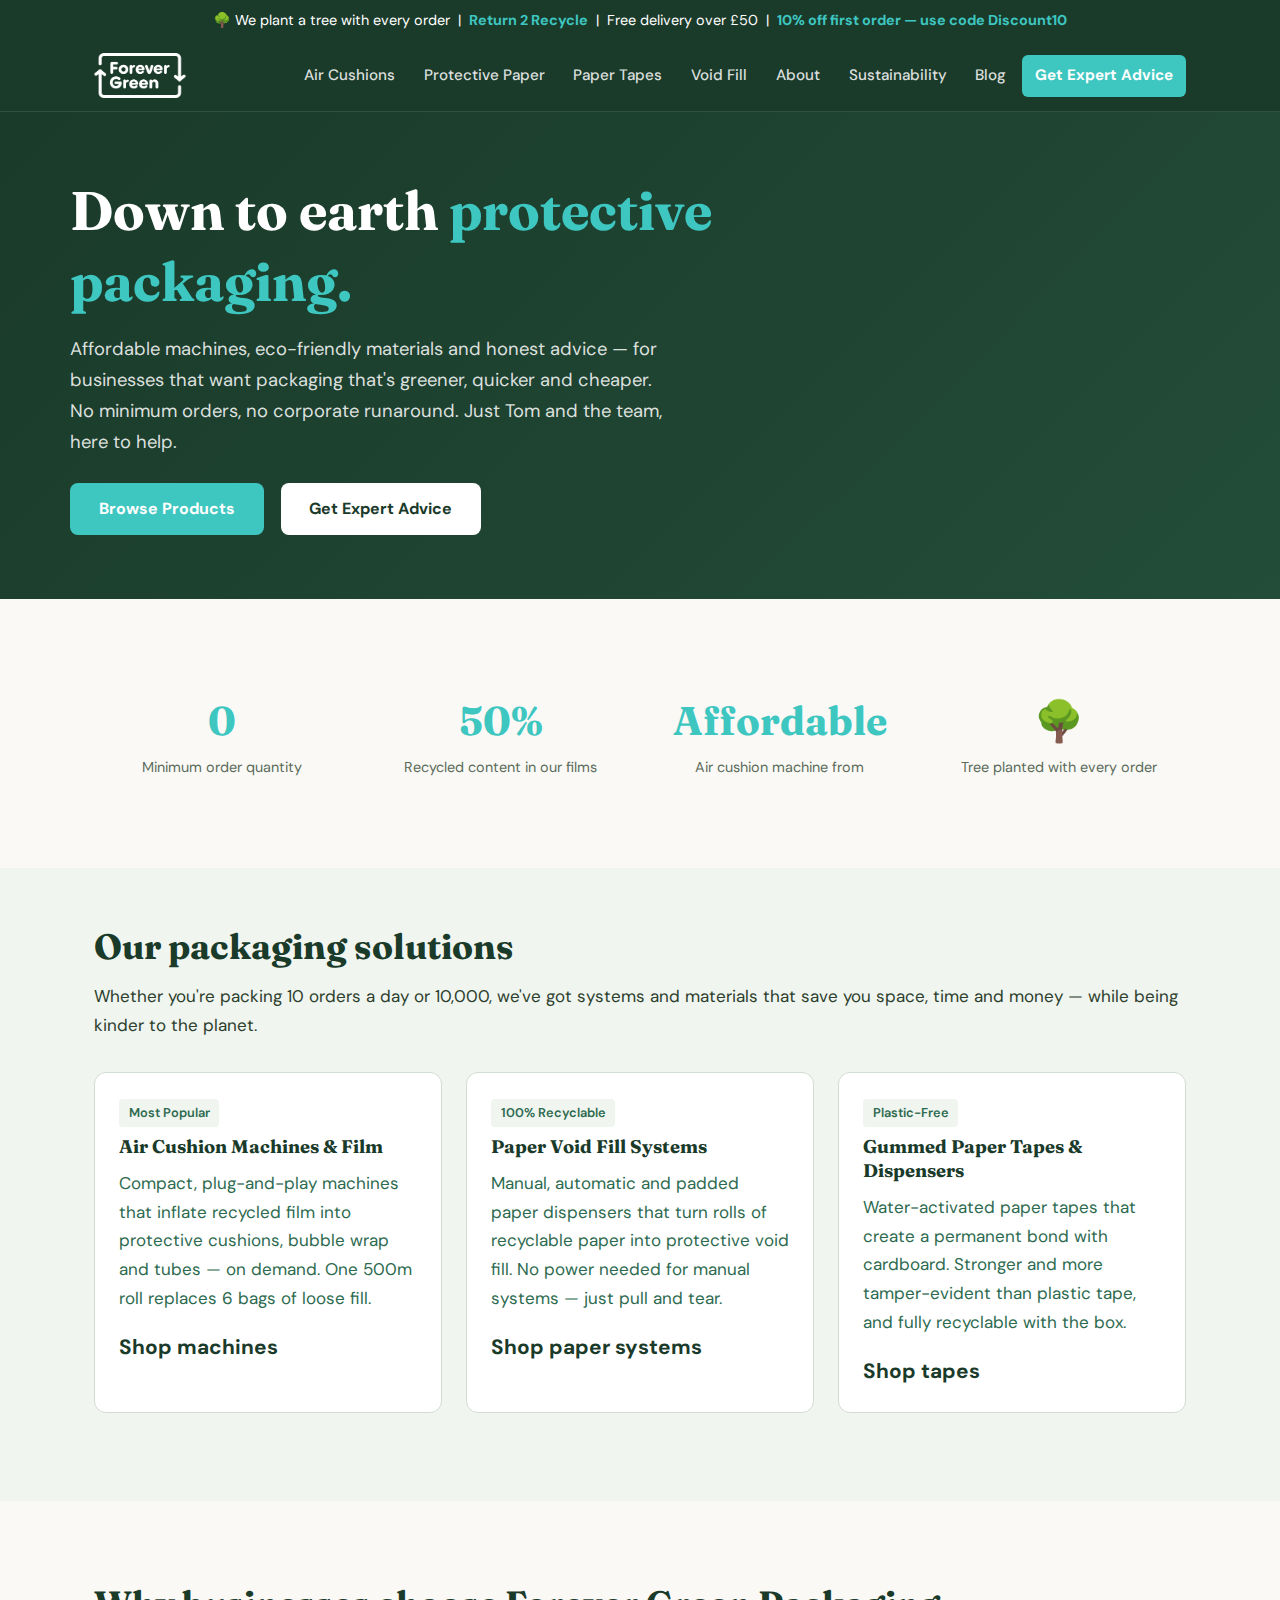
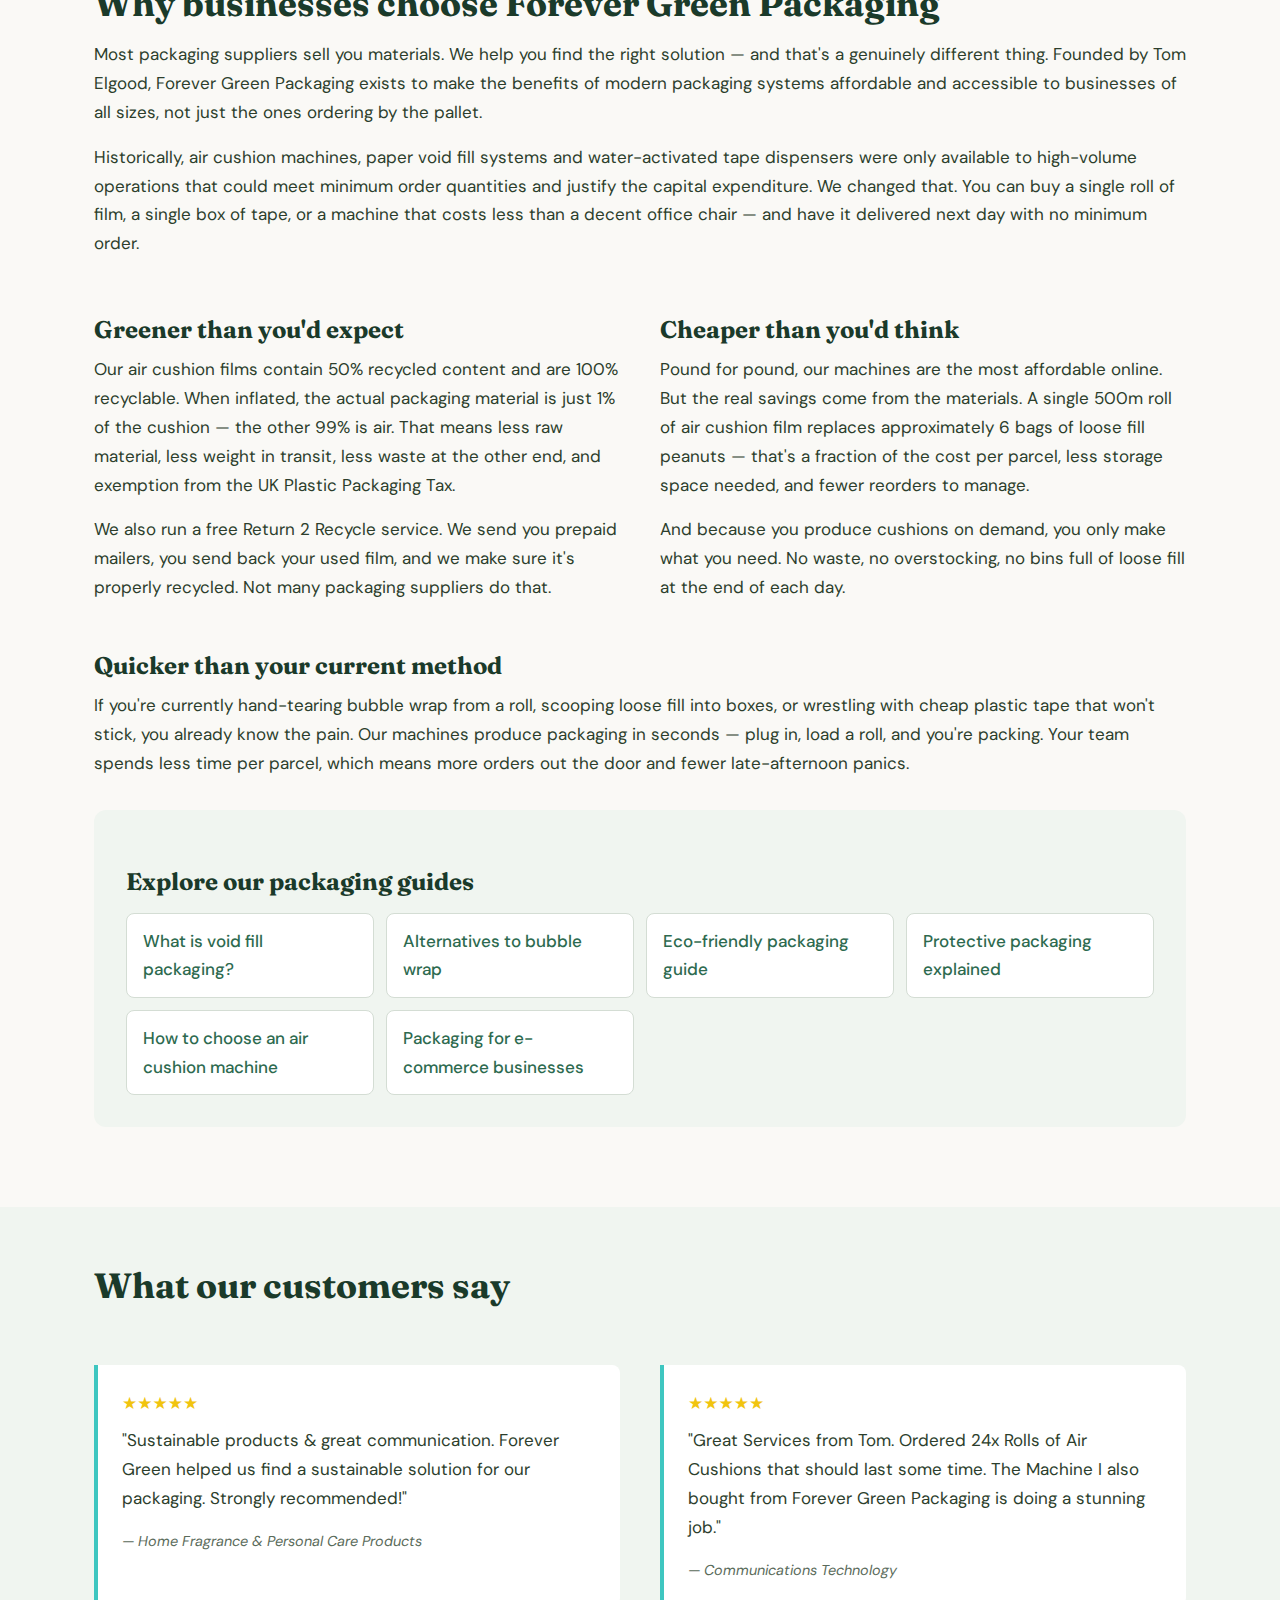
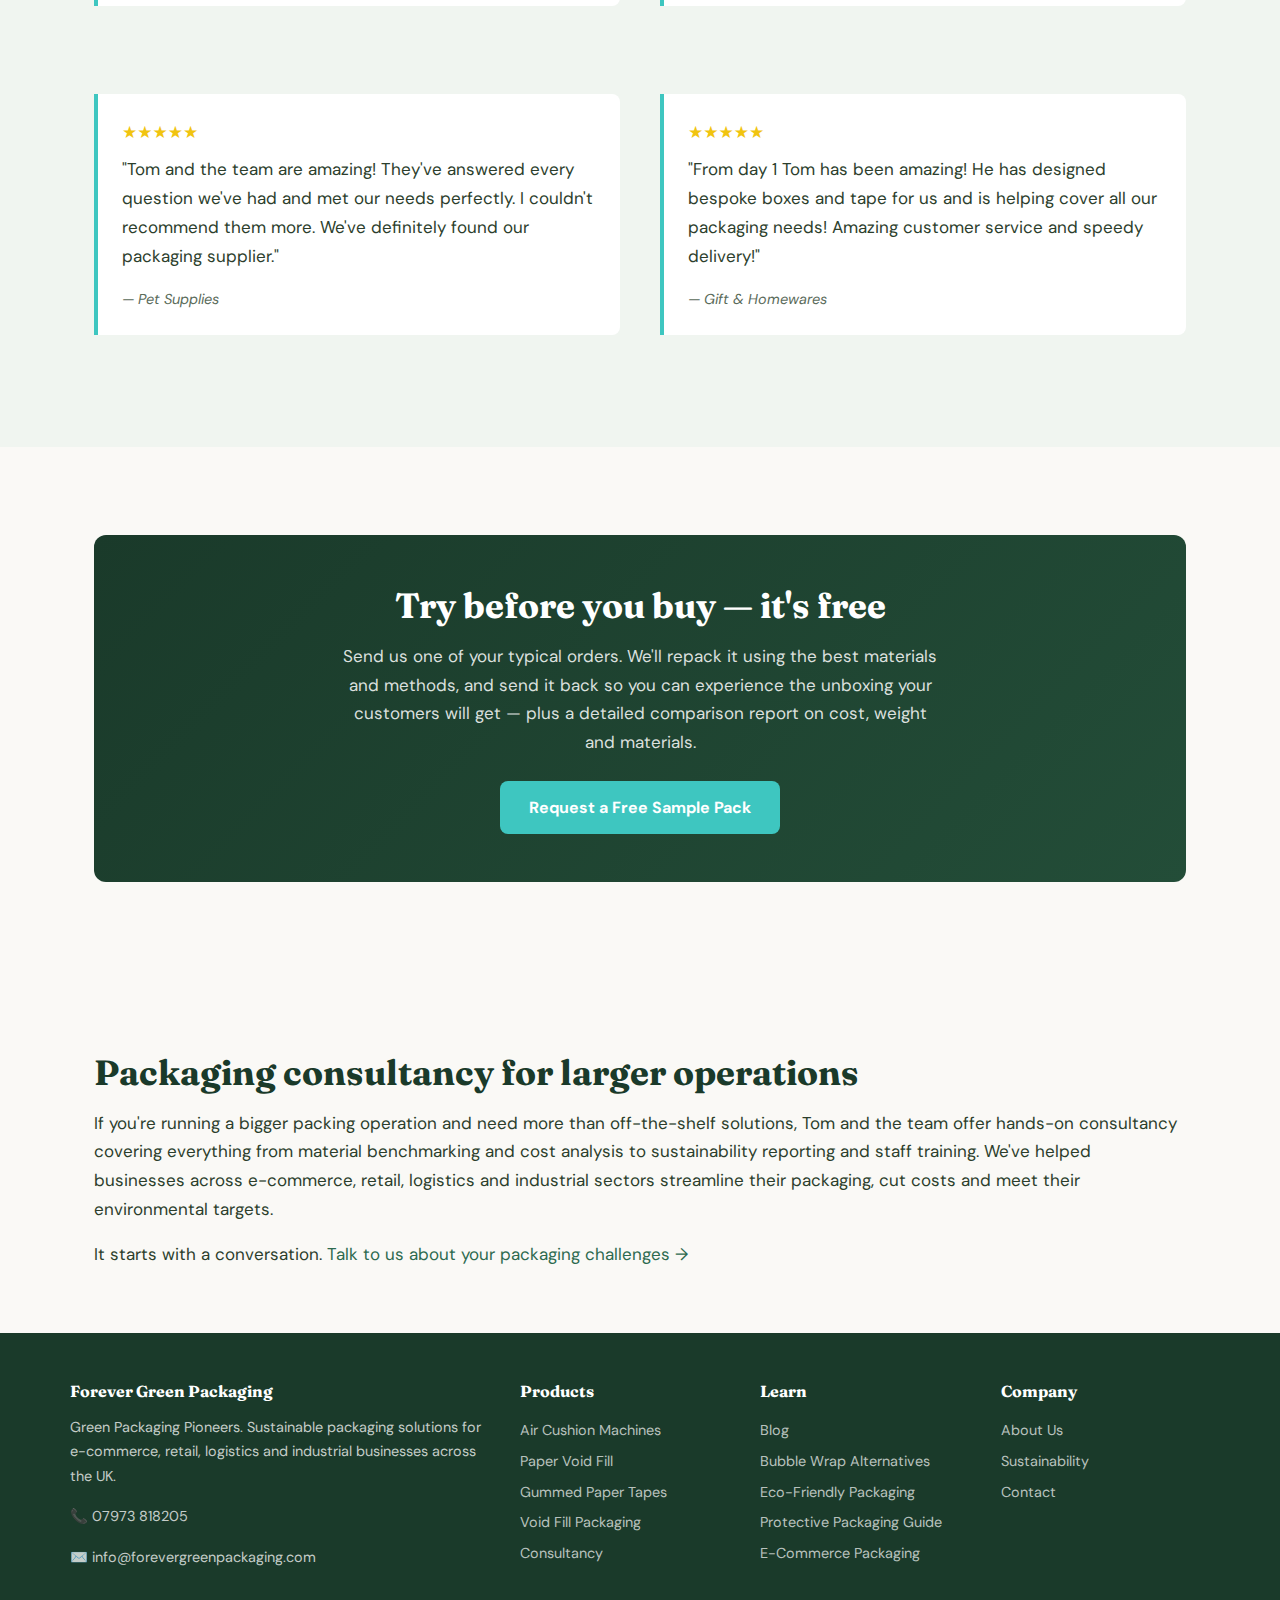
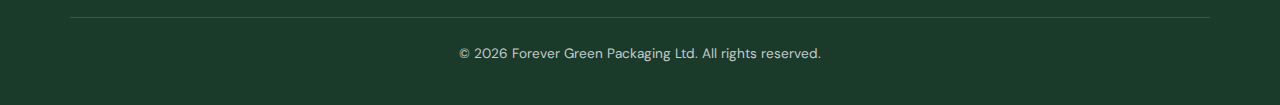
<file: index.html>
<!DOCTYPE html>
<html lang="en-GB">
<head>
  <meta charset="UTF-8">
  <meta name="viewport" content="width=device-width, initial-scale=1.0">
  <title>Sustainable Packaging Solutions for UK Businesses | Forever Green Packaging</title>
  <meta name="description" content="Affordable air cushion machines, paper void fill systems & gummed paper tapes for e-commerce, retail & logistics. No minimum orders. Personal service from Tom & the team. Free UK delivery.">
  <link rel="stylesheet" href="style.css">
  <script type="application/ld+json">
  {
    "@context": "https://schema.org",
    "@type": "Organization",
    "name": "Forever Green Packaging",
    "url": "https://forevergreenpackaging.com",
    "logo": "https://forevergreenpackaging.com/logo.png",
    "description": "Sustainable packaging solutions including air cushion machines, paper void fill and gummed paper tapes for UK businesses.",
    "founder": {"@type": "Person", "name": "Tom Elgood"},
    "telephone": "07973 818205",
    "email": "info@forevergreenpackaging.com",
    "address": {"@type": "PostalAddress", "addressCountry": "GB"}
  }
  </script>
</head>
<body>

<div class="announce-bar">
  🌳 We plant a tree with every order &nbsp;|&nbsp; <a href="sustainability.html">Return 2 Recycle</a> &nbsp;|&nbsp; Free delivery over £50 &nbsp;|&nbsp; <a href="contact.html">10% off first order — use code Discount10</a>
</div>

<header>
  <div class="nav-wrap">
    <a href="index.html" class="logo"><img src="logo_transparent_bg.png" alt="Forever Green Packaging" height="45"></a>
    <nav>
      <a href="air-cushions.html">Air Cushions</a>
      <a href="protective-paper.html">Protective Paper</a>
      <a href="tapes.html">Paper Tapes</a>
      <a href="void-fill-packaging.html">Void Fill</a>
      <a href="about.html">About</a>
      <a href="sustainability.html">Sustainability</a>
      <a href="blog.html">Blog</a>
      <a href="consulting.html" class="nav-cta">Get Expert Advice</a>
    </nav>
  </div>
</header>

<!-- HERO -->
<section class="hero">
  <div class="hero-inner">
    <h1>Down to earth <span class="accent">protective packaging.</span></h1>
    <p>Affordable machines, eco-friendly materials and honest advice — for businesses that want packaging that's greener, quicker and cheaper. No minimum orders, no corporate runaround. Just Tom and the team, here to help.</p>
    <a href="air-cushions.html" class="btn btn-primary" style="margin-right:0.75rem;">Browse Products</a>
    <a href="consulting.html" class="btn btn-white">Get Expert Advice</a>
  </div>
</section>

<!-- TRUST SIGNALS -->
<div class="section">
  <div class="stats-row">
    <div class="stat-box">
      <div class="num">0</div>
      <div class="label">Minimum order quantity</div>
    </div>
    <div class="stat-box">
      <div class="num">50%</div>
      <div class="label">Recycled content in our films</div>
    </div>
    <div class="stat-box">
      <div class="num">Affordable</div>
      <div class="label">Air cushion machine from</div>
    </div>
    <div class="stat-box">
      <div class="num">🌳</div>
      <div class="label">Tree planted with every order</div>
    </div>
  </div>
</div>

<!-- PRODUCT CATEGORIES -->
<div class="section-alt">
  <div class="section">
    <h2>Our packaging solutions</h2>
    <p>Whether you're packing 10 orders a day or 10,000, we've got systems and materials that save you space, time and money — while being kinder to the planet.</p>

    <div class="product-grid">
      <a href="air-cushions.html" class="product-card">
        <div class="tag">Most Popular</div>
        <h3>Air Cushion Machines & Film</h3>
        <p>Compact, plug-and-play machines that inflate recycled film into protective cushions, bubble wrap and tubes — on demand. One 500m roll replaces 6 bags of loose fill.</p>
        <span class="price">Shop machines</span>
      </a>

      <a href="protective-paper.html" class="product-card">
        <div class="tag">100% Recyclable</div>
        <h3>Paper Void Fill Systems</h3>
        <p>Manual, automatic and padded paper dispensers that turn rolls of recyclable paper into protective void fill. No power needed for manual systems — just pull and tear.</p>
        <span class="price">Shop paper systems</span>
      </a>

      <a href="tapes.html" class="product-card">
        <div class="tag">Plastic-Free</div>
        <h3>Gummed Paper Tapes & Dispensers</h3>
        <p>Water-activated paper tapes that create a permanent bond with cardboard. Stronger and more tamper-evident than plastic tape, and fully recyclable with the box.</p>
        <span class="price">Shop tapes</span>
      </a>
    </div>
  </div>
</div>

<!-- WHY FGP - SEO CONTENT -->
<div class="seo-content">
  <h2>Why businesses choose Forever Green Packaging</h2>

  <p>Most packaging suppliers sell you materials. We help you find the right solution — and that's a genuinely different thing. Founded by Tom Elgood, Forever Green Packaging exists to make the benefits of modern packaging systems affordable and accessible to businesses of all sizes, not just the ones ordering by the pallet.</p>

  <p>Historically, air cushion machines, paper void fill systems and water-activated tape dispensers were only available to high-volume operations that could meet minimum order quantities and justify the capital expenditure. We changed that. You can buy a single roll of film, a single box of tape, or a machine that costs less than a decent office chair — and have it delivered next day with no minimum order.</p>

  <div class="content-cols">
    <div>
      <h3>Greener than you'd expect</h3>
      <p>Our air cushion films contain 50% recycled content and are 100% recyclable. When inflated, the actual packaging material is just 1% of the cushion — the other 99% is air. That means less raw material, less weight in transit, less waste at the other end, and exemption from the UK Plastic Packaging Tax.</p>
      <p>We also run a free Return 2 Recycle service. We send you prepaid mailers, you send back your used film, and we make sure it's properly recycled. Not many packaging suppliers do that.</p>
    </div>
    <div>
      <h3>Cheaper than you'd think</h3>
      <p>Pound for pound, our machines are the most affordable online. But the real savings come from the materials. A single 500m roll of air cushion film replaces approximately 6 bags of loose fill peanuts — that's a fraction of the cost per parcel, less storage space needed, and fewer reorders to manage.</p>
      <p>And because you produce cushions on demand, you only make what you need. No waste, no overstocking, no bins full of loose fill at the end of each day.</p>
    </div>
  </div>

  <h3>Quicker than your current method</h3>
  <p>If you're currently hand-tearing bubble wrap from a roll, scooping loose fill into boxes, or wrestling with cheap plastic tape that won't stick, you already know the pain. Our machines produce packaging in seconds — plug in, load a roll, and you're packing. Your team spends less time per parcel, which means more orders out the door and fewer late-afternoon panics.</p>

  <!-- INTERNAL LINKS FOR SEO -->
  <div class="related-pages">
    <h3>Explore our packaging guides</h3>
    <div class="related-links">
      <a href="void-fill-packaging.html">What is void fill packaging?</a>
      <a href="bubble-wrap-alternative.html">Alternatives to bubble wrap</a>
      <a href="eco-friendly-packaging.html">Eco-friendly packaging guide</a>
      <a href="protective-packaging.html">Protective packaging explained</a>
      <a href="air-cushion-machine.html">How to choose an air cushion machine</a>
      <a href="packaging-for-ecommerce.html">Packaging for e-commerce businesses</a>
    </div>
  </div>
</div>

<!-- TESTIMONIALS -->
<div class="section-alt">
  <div class="section">
    <h2>What our customers say</h2>
    <div class="content-cols">
      <div class="testimonial">
        <div class="stars">★★★★★</div>
        <p>"Sustainable products & great communication. Forever Green helped us find a sustainable solution for our packaging. Strongly recommended!"</p>
        <div class="source">— Home Fragrance & Personal Care Products</div>
      </div>
      <div class="testimonial">
        <div class="stars">★★★★★</div>
        <p>"Great Services from Tom. Ordered 24x Rolls of Air Cushions that should last some time. The Machine I also bought from Forever Green Packaging is doing a stunning job."</p>
        <div class="source">— Communications Technology</div>
      </div>
      <div class="testimonial">
        <div class="stars">★★★★★</div>
        <p>"Tom and the team are amazing! They've answered every question we've had and met our needs perfectly. I couldn't recommend them more. We've definitely found our packaging supplier."</p>
        <div class="source">— Pet Supplies</div>
      </div>
      <div class="testimonial">
        <div class="stars">★★★★★</div>
        <p>"From day 1 Tom has been amazing! He has designed bespoke boxes and tape for us and is helping cover all our packaging needs! Amazing customer service and speedy delivery!"</p>
        <div class="source">— Gift & Homewares</div>
      </div>
    </div>
  </div>
</div>

<!-- TRY BEFORE YOU BUY -->
<div class="section">
  <div class="cta-banner">
    <h2>Try before you buy — it's free</h2>
    <p>Send us one of your typical orders. We'll repack it using the best materials and methods, and send it back so you can experience the unboxing your customers will get — plus a detailed comparison report on cost, weight and materials.</p>
    <a href="contact.html" class="btn btn-primary">Request a Free Sample Pack</a>
  </div>
</div>

<!-- CONSULTING TEASER -->
<div class="seo-content">
  <h2>Packaging consultancy for larger operations</h2>
  <p>If you're running a bigger packing operation and need more than off-the-shelf solutions, Tom and the team offer hands-on consultancy covering everything from material benchmarking and cost analysis to sustainability reporting and staff training. We've helped businesses across e-commerce, retail, logistics and industrial sectors streamline their packaging, cut costs and meet their environmental targets.</p>
  <p>It starts with a conversation. <a href="consulting.html">Talk to us about your packaging challenges →</a></p>
</div>

<!-- FOOTER -->
<footer>
  <div class="footer-inner">
    <div>
      <h4>Forever Green Packaging</h4>
      <p style="font-size:0.9rem; margin-bottom:1rem;">Green Packaging Pioneers. Sustainable packaging solutions for e-commerce, retail, logistics and industrial businesses across the UK.</p>
      <p style="font-size:0.9rem;">📞 07973 818205</p>
      <p style="font-size:0.9rem;">✉️ info@forevergreenpackaging.com</p>
    </div>
    <div>
      <h4>Products</h4>
      <a href="air-cushions.html">Air Cushion Machines</a>
      <a href="protective-paper.html">Paper Void Fill</a>
      <a href="tapes.html">Gummed Paper Tapes</a>
      <a href="void-fill-packaging.html">Void Fill Packaging</a>
      <a href="consulting.html">Consultancy</a>
    </div>
    <div>
      <h4>Learn</h4>
      <a href="blog.html">Blog</a>
      <a href="bubble-wrap-alternative.html">Bubble Wrap Alternatives</a>
      <a href="eco-friendly-packaging.html">Eco-Friendly Packaging</a>
      <a href="protective-packaging.html">Protective Packaging Guide</a>
      <a href="packaging-for-ecommerce.html">E-Commerce Packaging</a>
    </div>
    <div>
      <h4>Company</h4>
      <a href="about.html">About Us</a>
      <a href="sustainability.html">Sustainability</a>
      <a href="contact.html">Contact</a>
    </div>
  </div>
  <div class="footer-bottom">
    <p>© 2026 Forever Green Packaging Ltd. All rights reserved.</p>
  </div>
</footer>

</body>
</html>
</file>
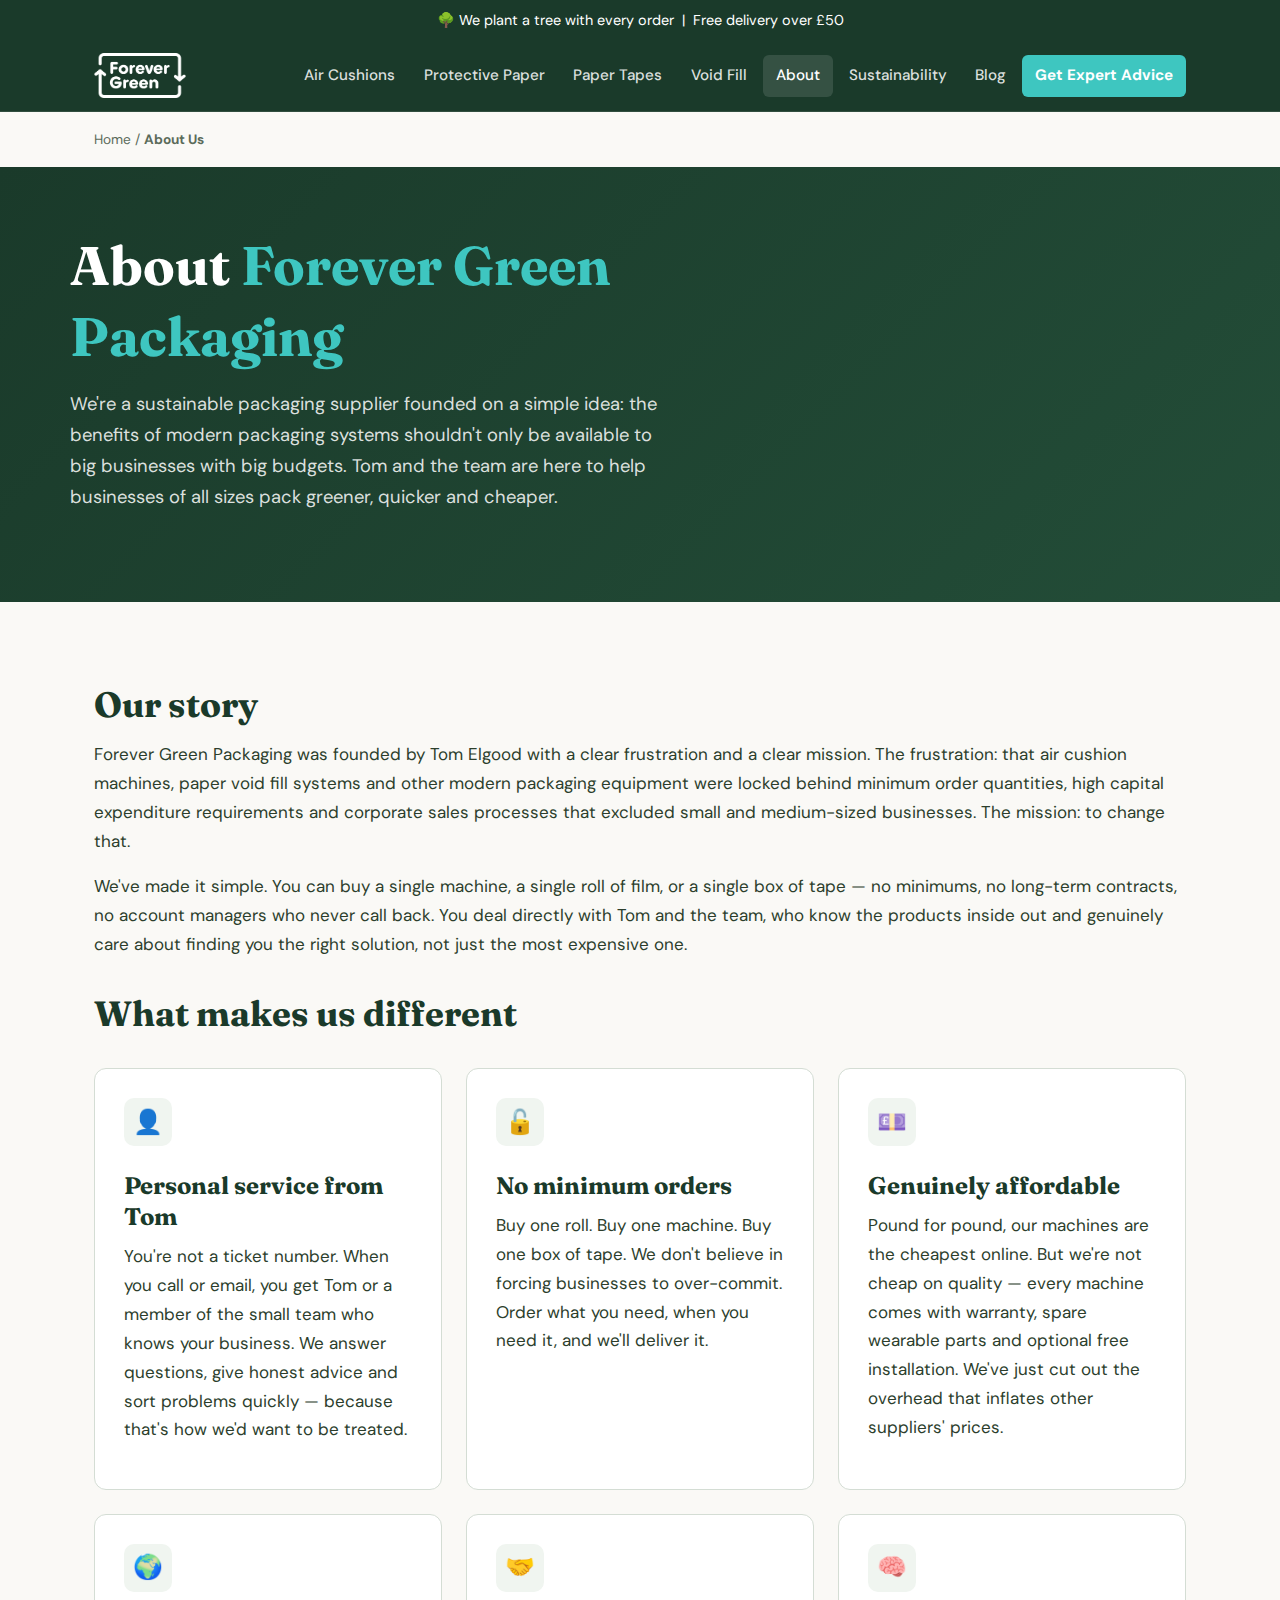
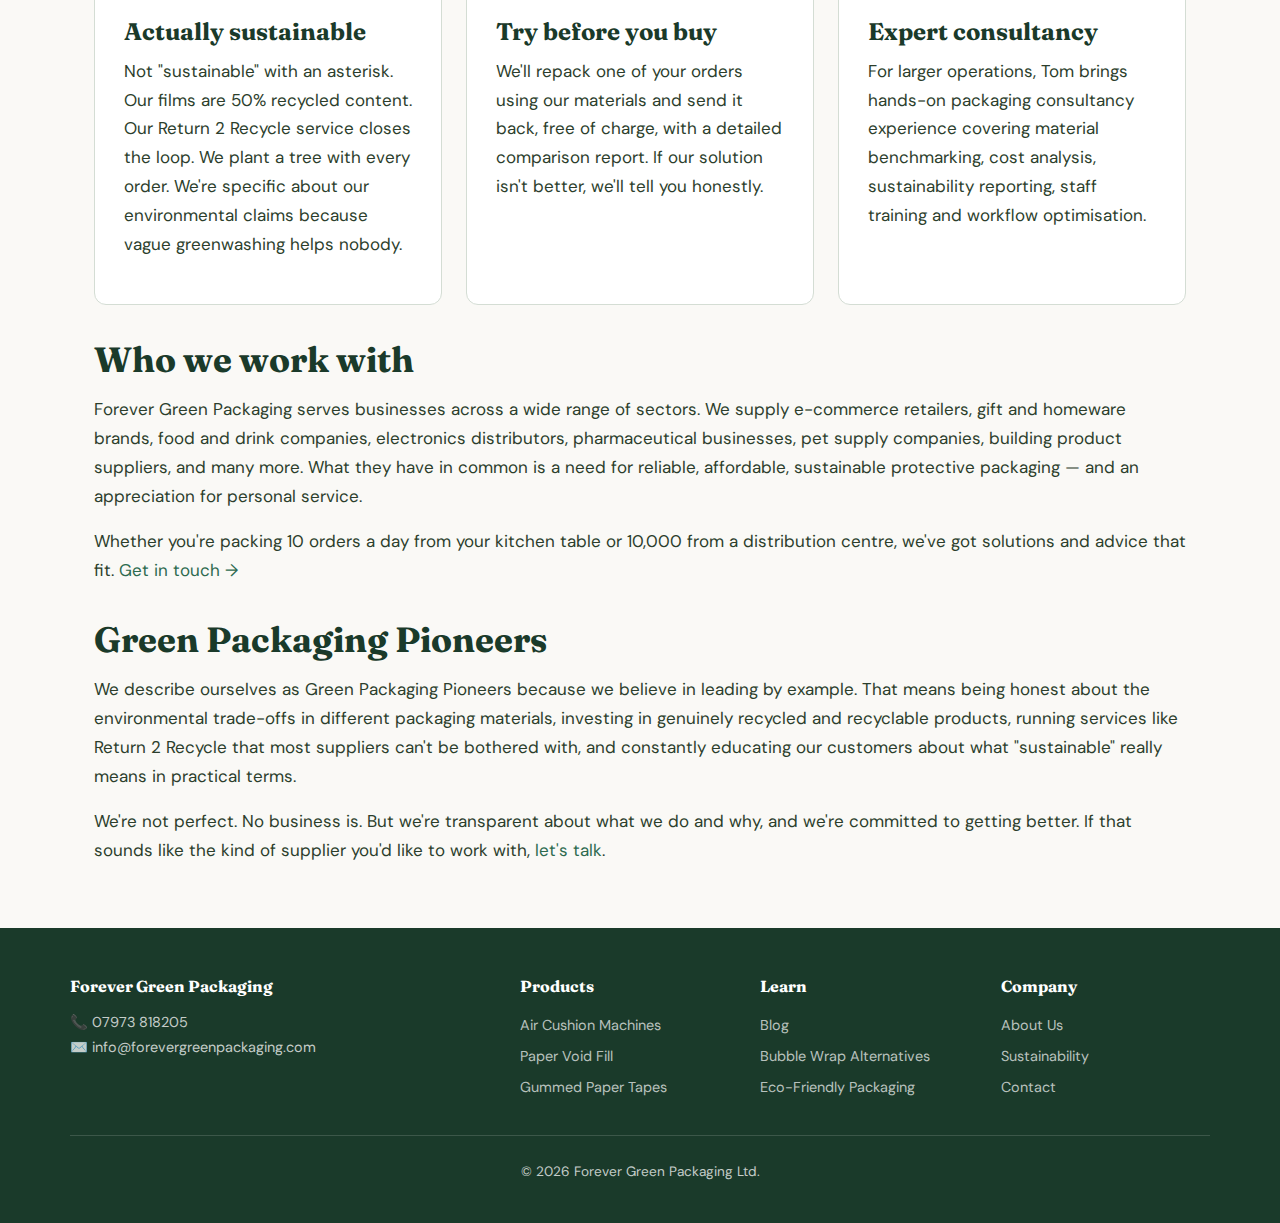
<file: about.html>
<!DOCTYPE html>
<html lang="en-GB">
<head>
  <meta charset="UTF-8">
  <meta name="viewport" content="width=device-width, initial-scale=1.0">
  <title>About Forever Green Packaging | Sustainable Packaging Supplier | Tom Elgood</title>
  <meta name="description" content="Founded by Tom Elgood, Forever Green Packaging makes sustainable packaging systems affordable for businesses of all sizes. Air cushion machines, paper void fill & gummed tapes with personal service.">
  <link rel="stylesheet" href="style.css">
</head>
<body>
<div class="announce-bar">🌳 We plant a tree with every order &nbsp;|&nbsp; Free delivery over £50</div>
<header><div class="nav-wrap"><a href="index.html" class="logo"><img src="logo_transparent_bg.png" alt="Forever Green Packaging" height="45"></a><nav><a href="air-cushions.html">Air Cushions</a><a href="protective-paper.html">Protective Paper</a><a href="tapes.html">Paper Tapes</a><a href="void-fill-packaging.html">Void Fill</a><a href="about.html" class="active">About</a><a href="sustainability.html">Sustainability</a><a href="blog.html">Blog</a><a href="consulting.html" class="nav-cta">Get Expert Advice</a></nav></div></header>

<div class="breadcrumbs"><a href="index.html">Home</a> / <strong>About Us</strong></div>

<section class="hero"><div class="hero-inner">
  <h1>About <span class="accent">Forever Green Packaging</span></h1>
  <p>We're a sustainable packaging supplier founded on a simple idea: the benefits of modern packaging systems shouldn't only be available to big businesses with big budgets. Tom and the team are here to help businesses of all sizes pack greener, quicker and cheaper.</p>
</div></section>

<div class="seo-content">
  <h2>Our story</h2>
  <p>Forever Green Packaging was founded by Tom Elgood with a clear frustration and a clear mission. The frustration: that air cushion machines, paper void fill systems and other modern packaging equipment were locked behind minimum order quantities, high capital expenditure requirements and corporate sales processes that excluded small and medium-sized businesses. The mission: to change that.</p>

  <p>We've made it simple. You can buy a single machine, a single roll of film, or a single box of tape — no minimums, no long-term contracts, no account managers who never call back. You deal directly with Tom and the team, who know the products inside out and genuinely care about finding you the right solution, not just the most expensive one.</p>

  <h2>What makes us different</h2>
  <div class="feature-grid">
    <div class="feature-box">
      <div class="icon">👤</div>
      <h3>Personal service from Tom</h3>
      <p>You're not a ticket number. When you call or email, you get Tom or a member of the small team who knows your business. We answer questions, give honest advice and sort problems quickly — because that's how we'd want to be treated.</p>
    </div>
    <div class="feature-box">
      <div class="icon">🔓</div>
      <h3>No minimum orders</h3>
      <p>Buy one roll. Buy one machine. Buy one box of tape. We don't believe in forcing businesses to over-commit. Order what you need, when you need it, and we'll deliver it.</p>
    </div>
    <div class="feature-box">
      <div class="icon">💷</div>
      <h3>Genuinely affordable</h3>
      <p>Pound for pound, our machines are the cheapest online. But we're not cheap on quality — every machine comes with warranty, spare wearable parts and optional free installation. We've just cut out the overhead that inflates other suppliers' prices.</p>
    </div>
    <div class="feature-box">
      <div class="icon">🌍</div>
      <h3>Actually sustainable</h3>
      <p>Not "sustainable" with an asterisk. Our films are 50% recycled content. Our Return 2 Recycle service closes the loop. We plant a tree with every order. We're specific about our environmental claims because vague greenwashing helps nobody.</p>
    </div>
    <div class="feature-box">
      <div class="icon">🤝</div>
      <h3>Try before you buy</h3>
      <p>We'll repack one of your orders using our materials and send it back, free of charge, with a detailed comparison report. If our solution isn't better, we'll tell you honestly.</p>
    </div>
    <div class="feature-box">
      <div class="icon">🧠</div>
      <h3>Expert consultancy</h3>
      <p>For larger operations, Tom brings hands-on packaging consultancy experience covering material benchmarking, cost analysis, sustainability reporting, staff training and workflow optimisation.</p>
    </div>
  </div>

  <h2>Who we work with</h2>
  <p>Forever Green Packaging serves businesses across a wide range of sectors. We supply e-commerce retailers, gift and homeware brands, food and drink companies, electronics distributors, pharmaceutical businesses, pet supply companies, building product suppliers, and many more. What they have in common is a need for reliable, affordable, sustainable protective packaging — and an appreciation for personal service.</p>

  <p>Whether you're packing 10 orders a day from your kitchen table or 10,000 from a distribution centre, we've got solutions and advice that fit. <a href="contact.html">Get in touch →</a></p>

  <h2>Green Packaging Pioneers</h2>
  <p>We describe ourselves as Green Packaging Pioneers because we believe in leading by example. That means being honest about the environmental trade-offs in different packaging materials, investing in genuinely recycled and recyclable products, running services like Return 2 Recycle that most suppliers can't be bothered with, and constantly educating our customers about what "sustainable" really means in practical terms.</p>

  <p>We're not perfect. No business is. But we're transparent about what we do and why, and we're committed to getting better. If that sounds like the kind of supplier you'd like to work with, <a href="contact.html">let's talk</a>.</p>
</div>

<footer><div class="footer-inner"><div><h4>Forever Green Packaging</h4><p style="font-size:0.9rem;">📞 07973 818205<br>✉️ info@forevergreenpackaging.com</p></div><div><h4>Products</h4><a href="air-cushions.html">Air Cushion Machines</a><a href="protective-paper.html">Paper Void Fill</a><a href="tapes.html">Gummed Paper Tapes</a></div><div><h4>Learn</h4><a href="blog.html">Blog</a><a href="bubble-wrap-alternative.html">Bubble Wrap Alternatives</a><a href="eco-friendly-packaging.html">Eco-Friendly Packaging</a></div><div><h4>Company</h4><a href="about.html">About Us</a><a href="sustainability.html">Sustainability</a><a href="contact.html">Contact</a></div></div><div class="footer-bottom"><p>© 2026 Forever Green Packaging Ltd.</p></div></footer>
</body></html>
</file>
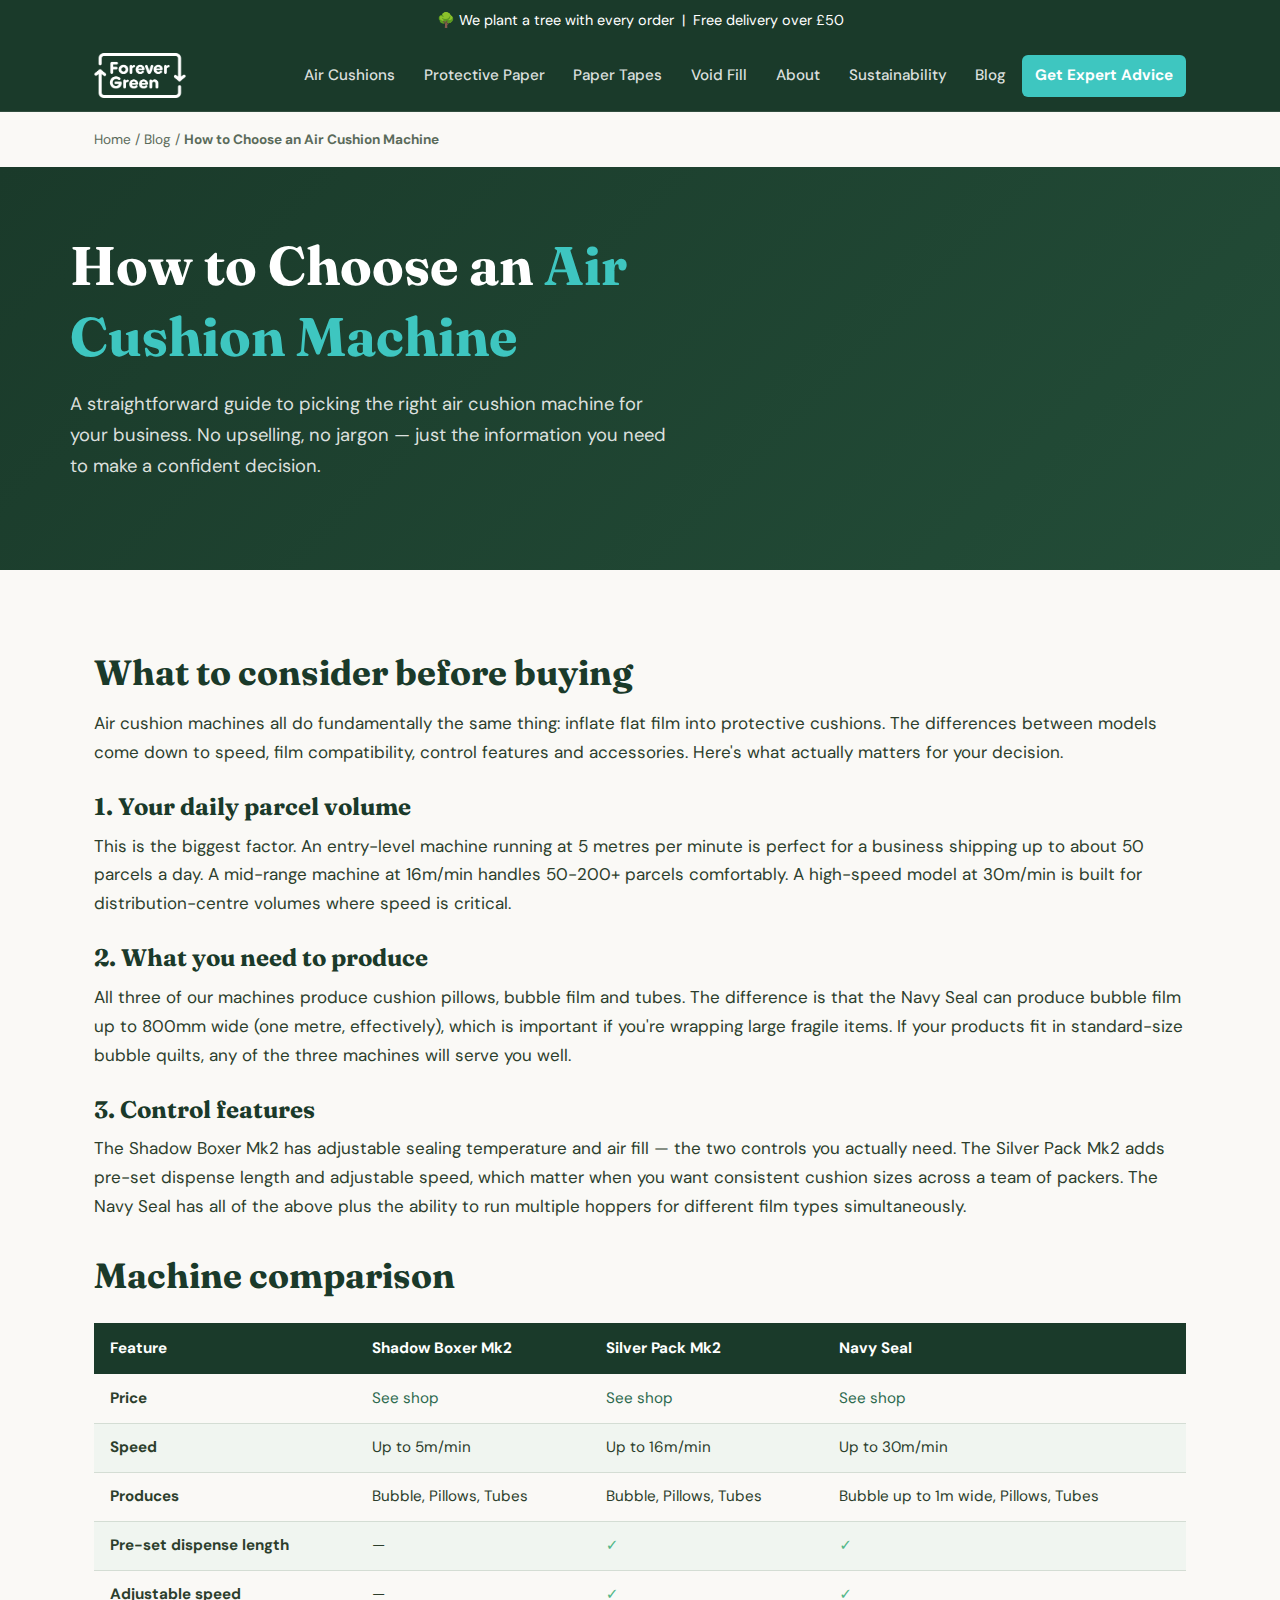
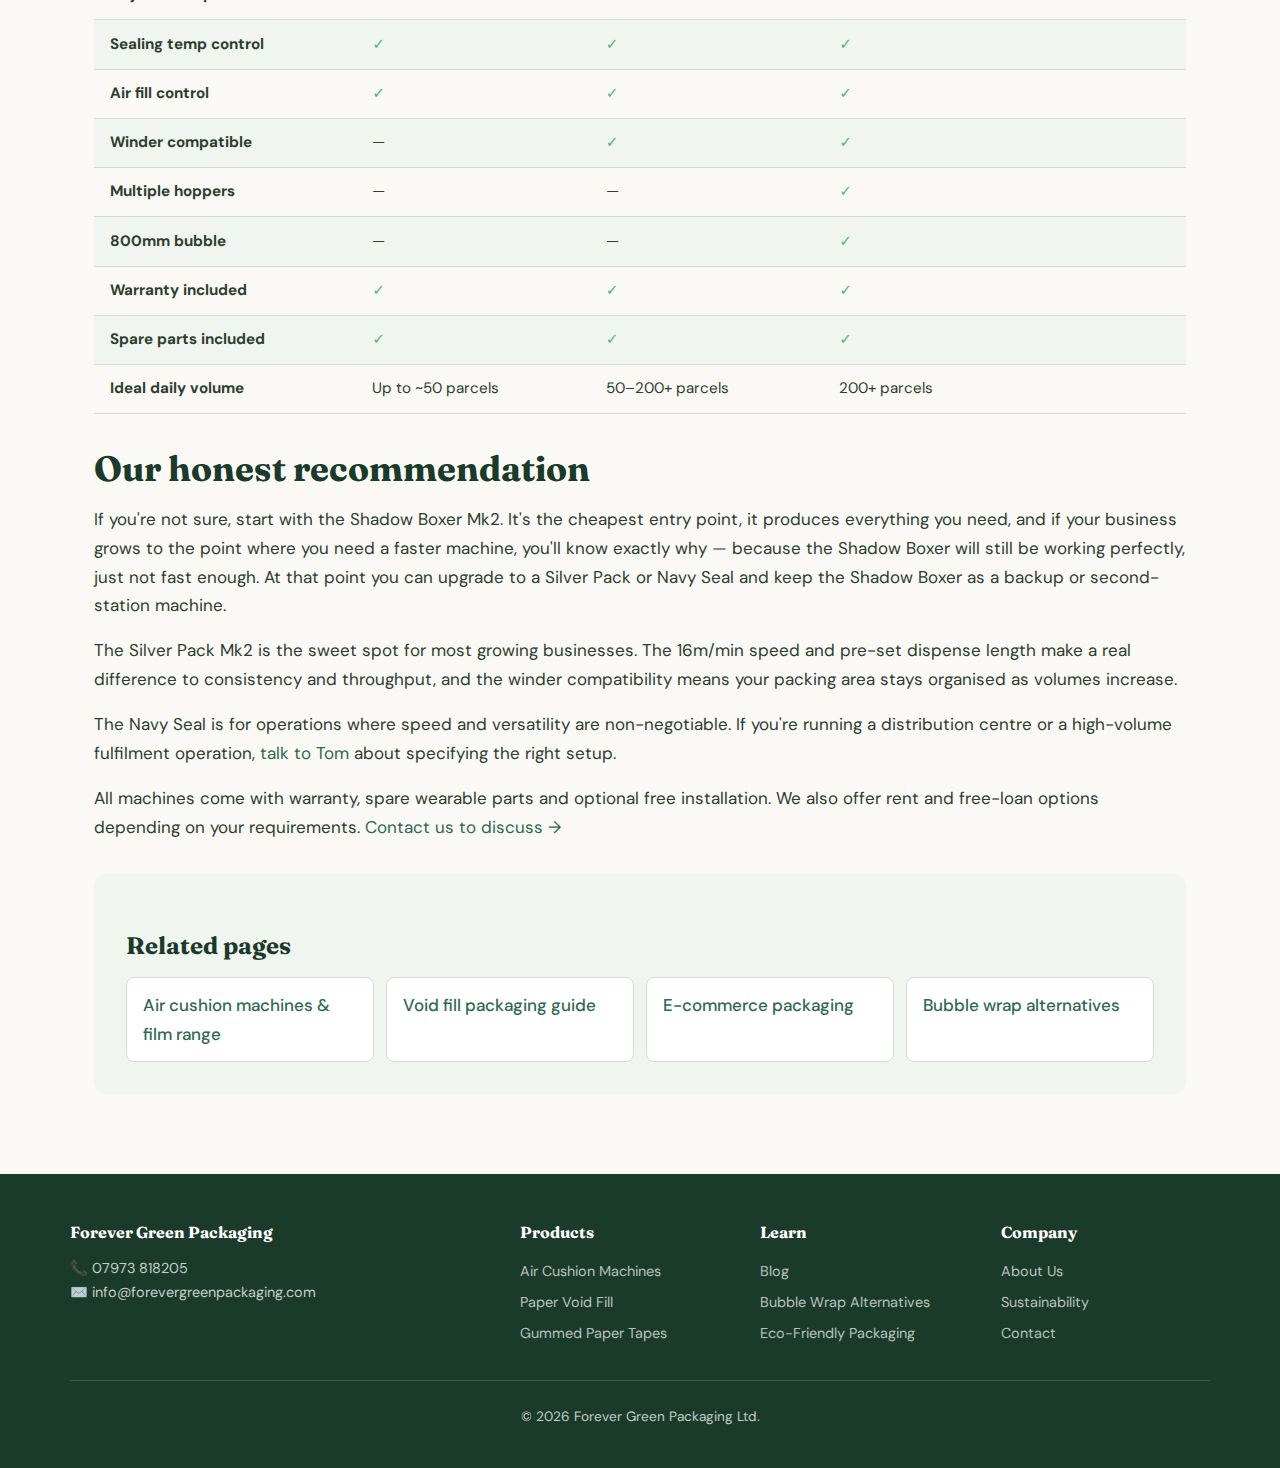
<file: air-cushion-machine.html>
<!DOCTYPE html>
<html lang="en-GB">
<head>
  <meta charset="UTF-8">
  <meta name="viewport" content="width=device-width, initial-scale=1.0">
  <title>How to Choose an Air Cushion Machine | Buying Guide | Forever Green Packaging</title>
  <meta name="description" content="Air cushion machine buying guide for UK businesses. Compare entry-level, mid-range and high-performance models. Features, speeds, film compatibility and prices explained. Machines for every budget.">
  <link rel="stylesheet" href="style.css">
</head>
<body>
<div class="announce-bar">🌳 We plant a tree with every order &nbsp;|&nbsp; Free delivery over £50</div>
<header><div class="nav-wrap"><a href="index.html" class="logo"><img src="logo_transparent_bg.png" alt="Forever Green Packaging" height="45"></a><nav><a href="air-cushions.html">Air Cushions</a><a href="protective-paper.html">Protective Paper</a><a href="tapes.html">Paper Tapes</a><a href="void-fill-packaging.html">Void Fill</a><a href="about.html">About</a><a href="sustainability.html">Sustainability</a><a href="blog.html">Blog</a><a href="consulting.html" class="nav-cta">Get Expert Advice</a></nav></div></header>

<div class="breadcrumbs"><a href="index.html">Home</a> / <a href="blog.html">Blog</a> / <strong>How to Choose an Air Cushion Machine</strong></div>

<section class="hero"><div class="hero-inner">
  <h1>How to Choose an <span class="accent">Air Cushion Machine</span></h1>
  <p>A straightforward guide to picking the right air cushion machine for your business. No upselling, no jargon — just the information you need to make a confident decision.</p>
</div></section>

<div class="seo-content">
  <h2>What to consider before buying</h2>
  <p>Air cushion machines all do fundamentally the same thing: inflate flat film into protective cushions. The differences between models come down to speed, film compatibility, control features and accessories. Here's what actually matters for your decision.</p>

  <h3>1. Your daily parcel volume</h3>
  <p>This is the biggest factor. An entry-level machine running at 5 metres per minute is perfect for a business shipping up to about 50 parcels a day. A mid-range machine at 16m/min handles 50-200+ parcels comfortably. A high-speed model at 30m/min is built for distribution-centre volumes where speed is critical.</p>

  <h3>2. What you need to produce</h3>
  <p>All three of our machines produce cushion pillows, bubble film and tubes. The difference is that the Navy Seal can produce bubble film up to 800mm wide (one metre, effectively), which is important if you're wrapping large fragile items. If your products fit in standard-size bubble quilts, any of the three machines will serve you well.</p>

  <h3>3. Control features</h3>
  <p>The Shadow Boxer Mk2 has adjustable sealing temperature and air fill — the two controls you actually need. The Silver Pack Mk2 adds pre-set dispense length and adjustable speed, which matter when you want consistent cushion sizes across a team of packers. The Navy Seal has all of the above plus the ability to run multiple hoppers for different film types simultaneously.</p>

  <h2>Machine comparison</h2>
  <table class="compare-table">
    <thead><tr><th>Feature</th><th>Shadow Boxer Mk2</th><th>Silver Pack Mk2</th><th>Navy Seal</th></tr></thead>
    <tbody>
      <tr><td><strong>Price</strong></td><td><a href="contact.html">See shop</a></td><td><a href="contact.html">See shop</a></td><td><a href="contact.html">See shop</a></td></tr>
      <tr><td><strong>Speed</strong></td><td>Up to 5m/min</td><td>Up to 16m/min</td><td>Up to 30m/min</td></tr>
      <tr><td><strong>Produces</strong></td><td>Bubble, Pillows, Tubes</td><td>Bubble, Pillows, Tubes</td><td>Bubble up to 1m wide, Pillows, Tubes</td></tr>
      <tr><td><strong>Pre-set dispense length</strong></td><td>—</td><td class="check">✓</td><td class="check">✓</td></tr>
      <tr><td><strong>Adjustable speed</strong></td><td>—</td><td class="check">✓</td><td class="check">✓</td></tr>
      <tr><td><strong>Sealing temp control</strong></td><td class="check">✓</td><td class="check">✓</td><td class="check">✓</td></tr>
      <tr><td><strong>Air fill control</strong></td><td class="check">✓</td><td class="check">✓</td><td class="check">✓</td></tr>
      <tr><td><strong>Winder compatible</strong></td><td>—</td><td class="check">✓</td><td class="check">✓</td></tr>
      <tr><td><strong>Multiple hoppers</strong></td><td>—</td><td>—</td><td class="check">✓</td></tr>
      <tr><td><strong>800mm bubble</strong></td><td>—</td><td>—</td><td class="check">✓</td></tr>
      <tr><td><strong>Warranty included</strong></td><td class="check">✓</td><td class="check">✓</td><td class="check">✓</td></tr>
      <tr><td><strong>Spare parts included</strong></td><td class="check">✓</td><td class="check">✓</td><td class="check">✓</td></tr>
      <tr><td><strong>Ideal daily volume</strong></td><td>Up to ~50 parcels</td><td>50–200+ parcels</td><td>200+ parcels</td></tr>
    </tbody>
  </table>

  <h2>Our honest recommendation</h2>
  <p>If you're not sure, start with the Shadow Boxer Mk2. It's the cheapest entry point, it produces everything you need, and if your business grows to the point where you need a faster machine, you'll know exactly why — because the Shadow Boxer will still be working perfectly, just not fast enough. At that point you can upgrade to a Silver Pack or Navy Seal and keep the Shadow Boxer as a backup or second-station machine.</p>

  <p>The Silver Pack Mk2 is the sweet spot for most growing businesses. The 16m/min speed and pre-set dispense length make a real difference to consistency and throughput, and the winder compatibility means your packing area stays organised as volumes increase.</p>

  <p>The Navy Seal is for operations where speed and versatility are non-negotiable. If you're running a distribution centre or a high-volume fulfilment operation, <a href="contact.html">talk to Tom</a> about specifying the right setup.</p>

  <p>All machines come with warranty, spare wearable parts and optional free installation. We also offer rent and free-loan options depending on your requirements. <a href="contact.html">Contact us to discuss →</a></p>

  <div class="related-pages">
    <h3>Related pages</h3>
    <div class="related-links">
      <a href="air-cushions.html">Air cushion machines & film range</a>
      <a href="void-fill-packaging.html">Void fill packaging guide</a>
      <a href="packaging-for-ecommerce.html">E-commerce packaging</a>
      <a href="bubble-wrap-alternative.html">Bubble wrap alternatives</a>
    </div>
  </div>
</div>

<footer><div class="footer-inner"><div><h4>Forever Green Packaging</h4><p style="font-size:0.9rem;">📞 07973 818205<br>✉️ info@forevergreenpackaging.com</p></div><div><h4>Products</h4><a href="air-cushions.html">Air Cushion Machines</a><a href="protective-paper.html">Paper Void Fill</a><a href="tapes.html">Gummed Paper Tapes</a></div><div><h4>Learn</h4><a href="blog.html">Blog</a><a href="bubble-wrap-alternative.html">Bubble Wrap Alternatives</a><a href="eco-friendly-packaging.html">Eco-Friendly Packaging</a></div><div><h4>Company</h4><a href="about.html">About Us</a><a href="sustainability.html">Sustainability</a><a href="contact.html">Contact</a></div></div><div class="footer-bottom"><p>© 2026 Forever Green Packaging Ltd.</p></div></footer>
</body></html>
</file>
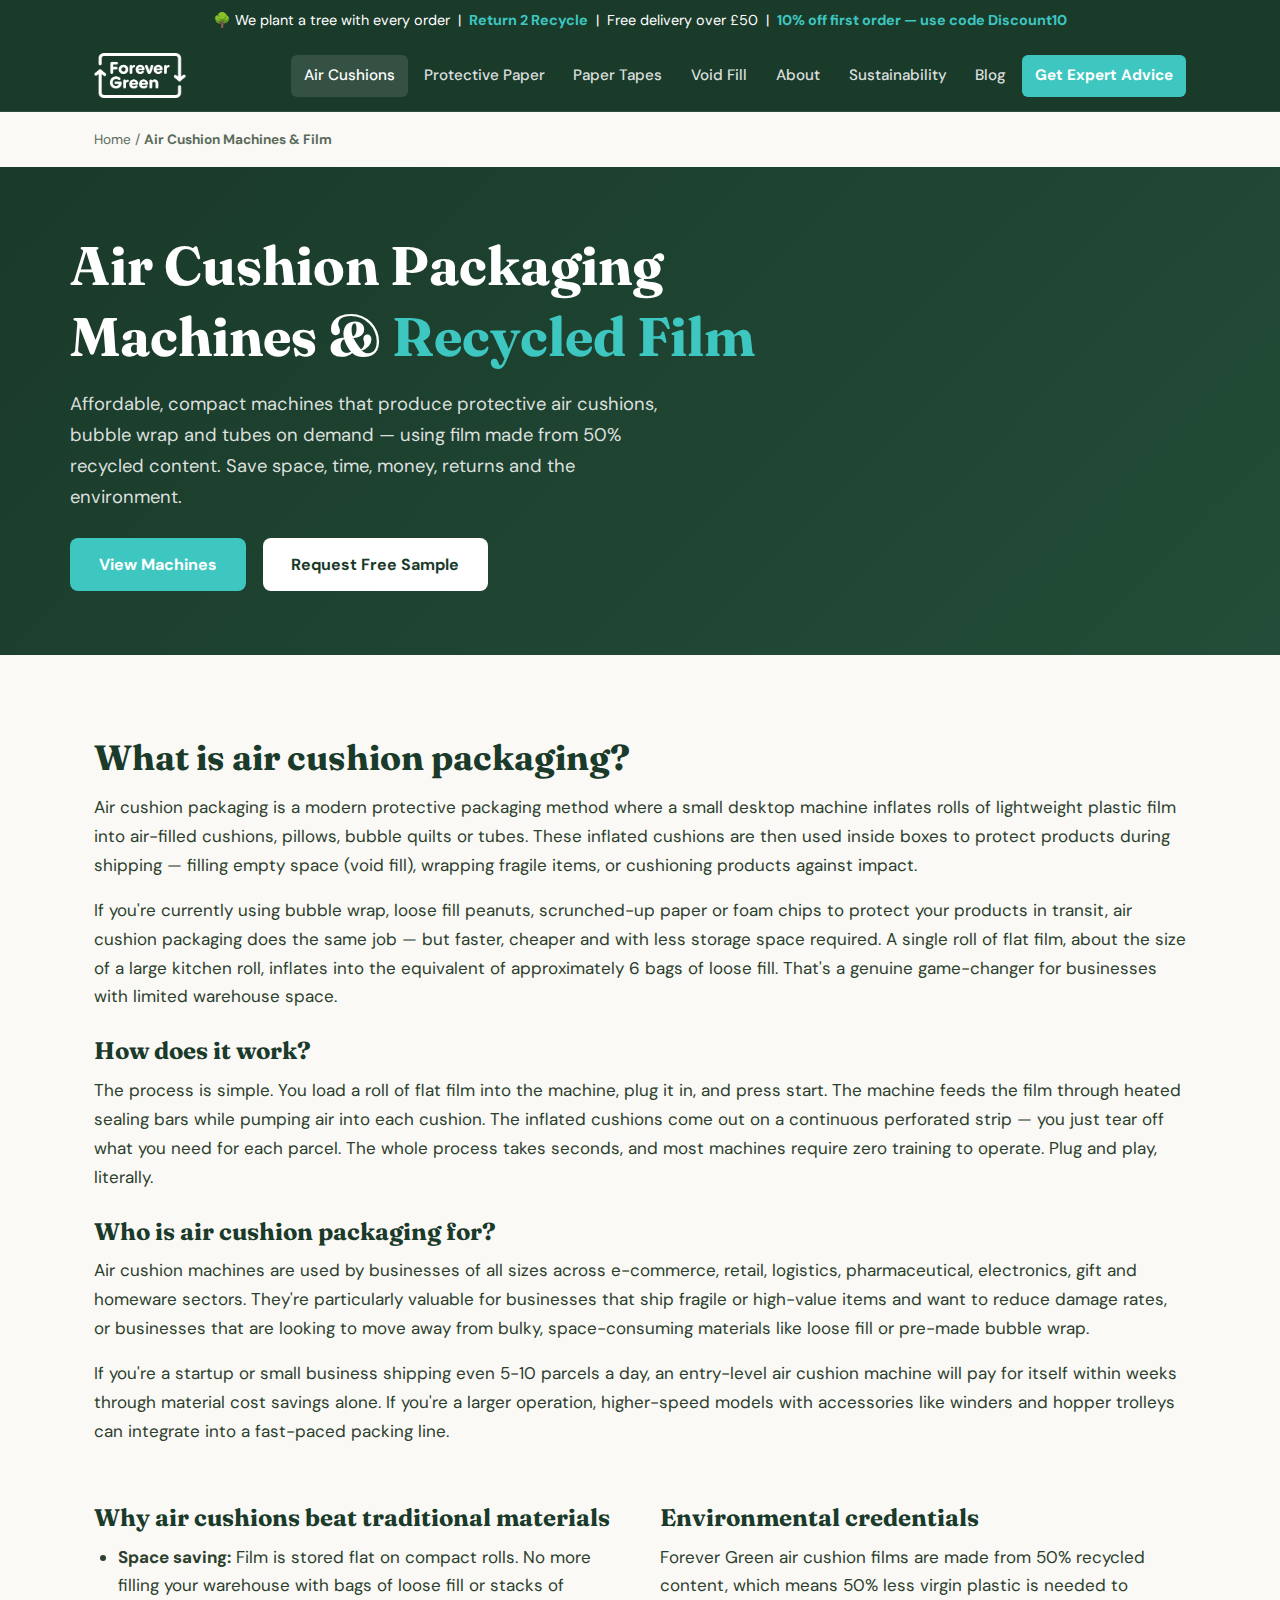
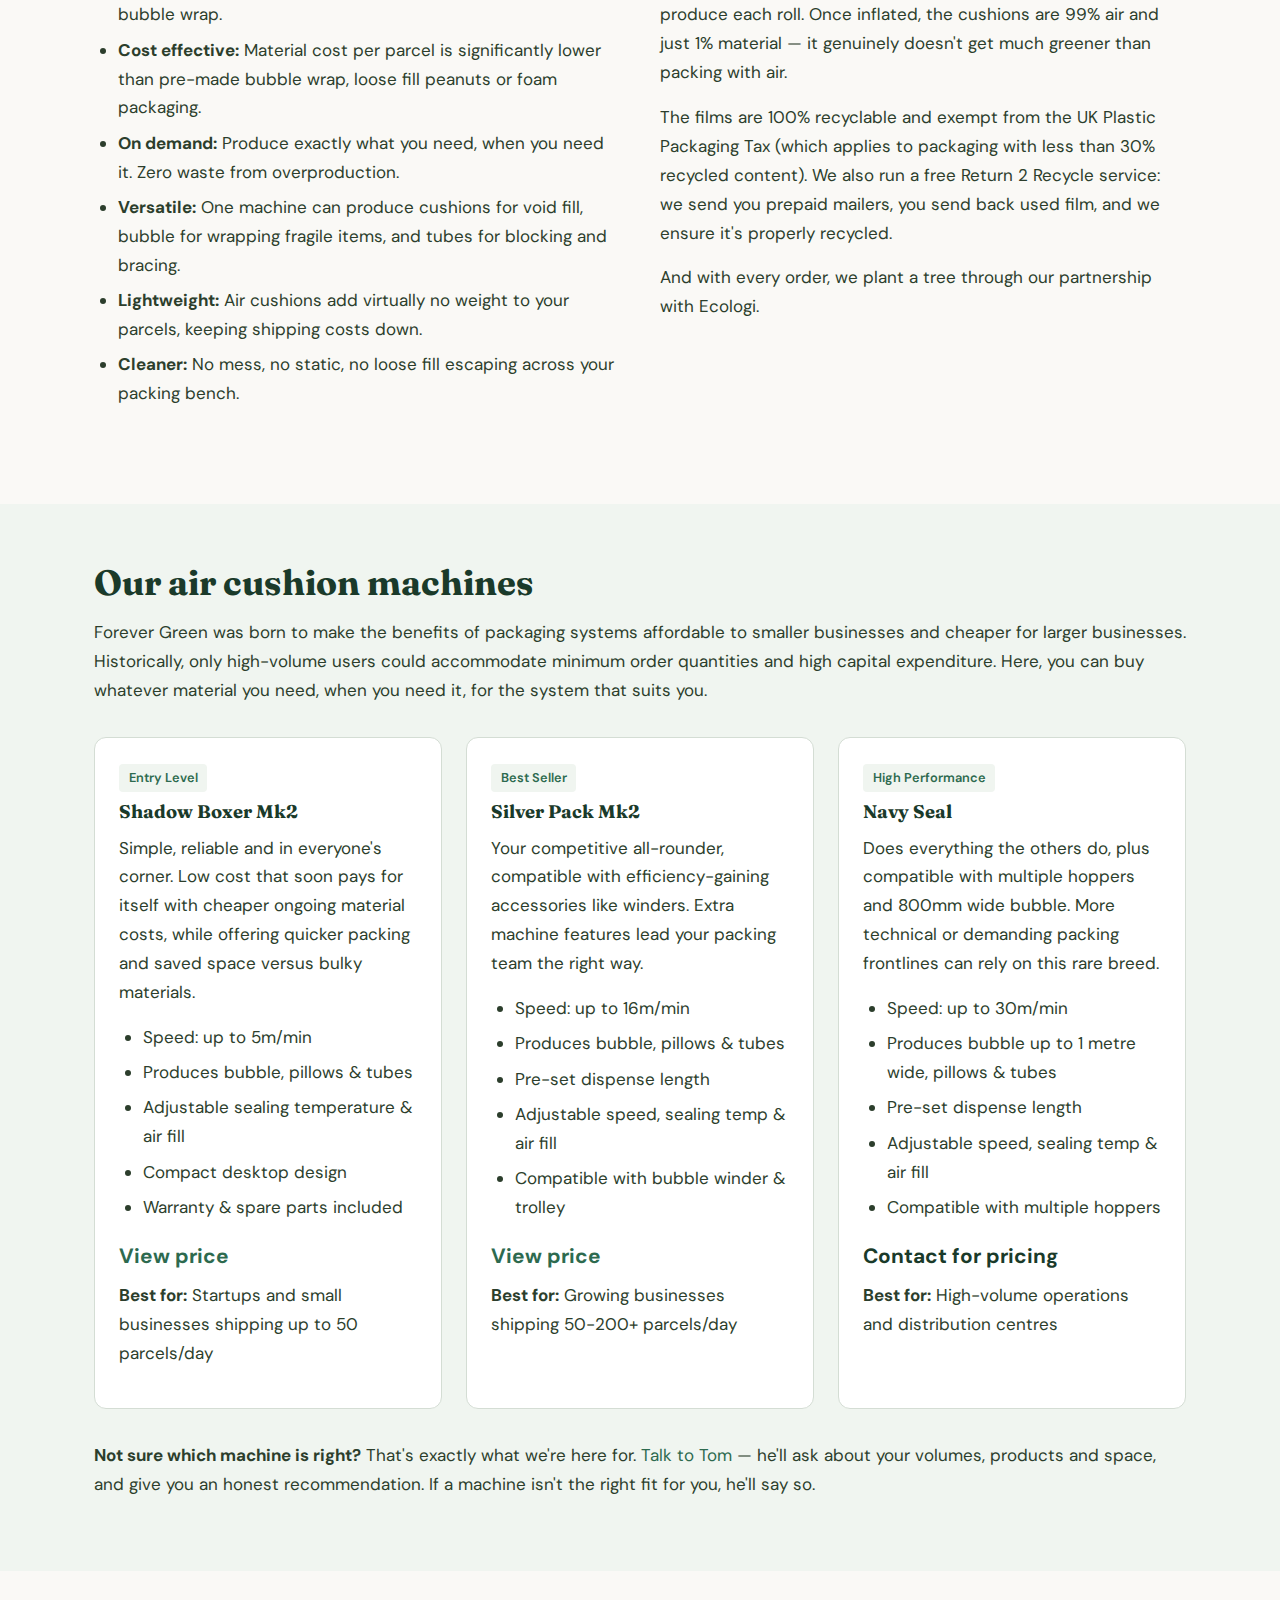
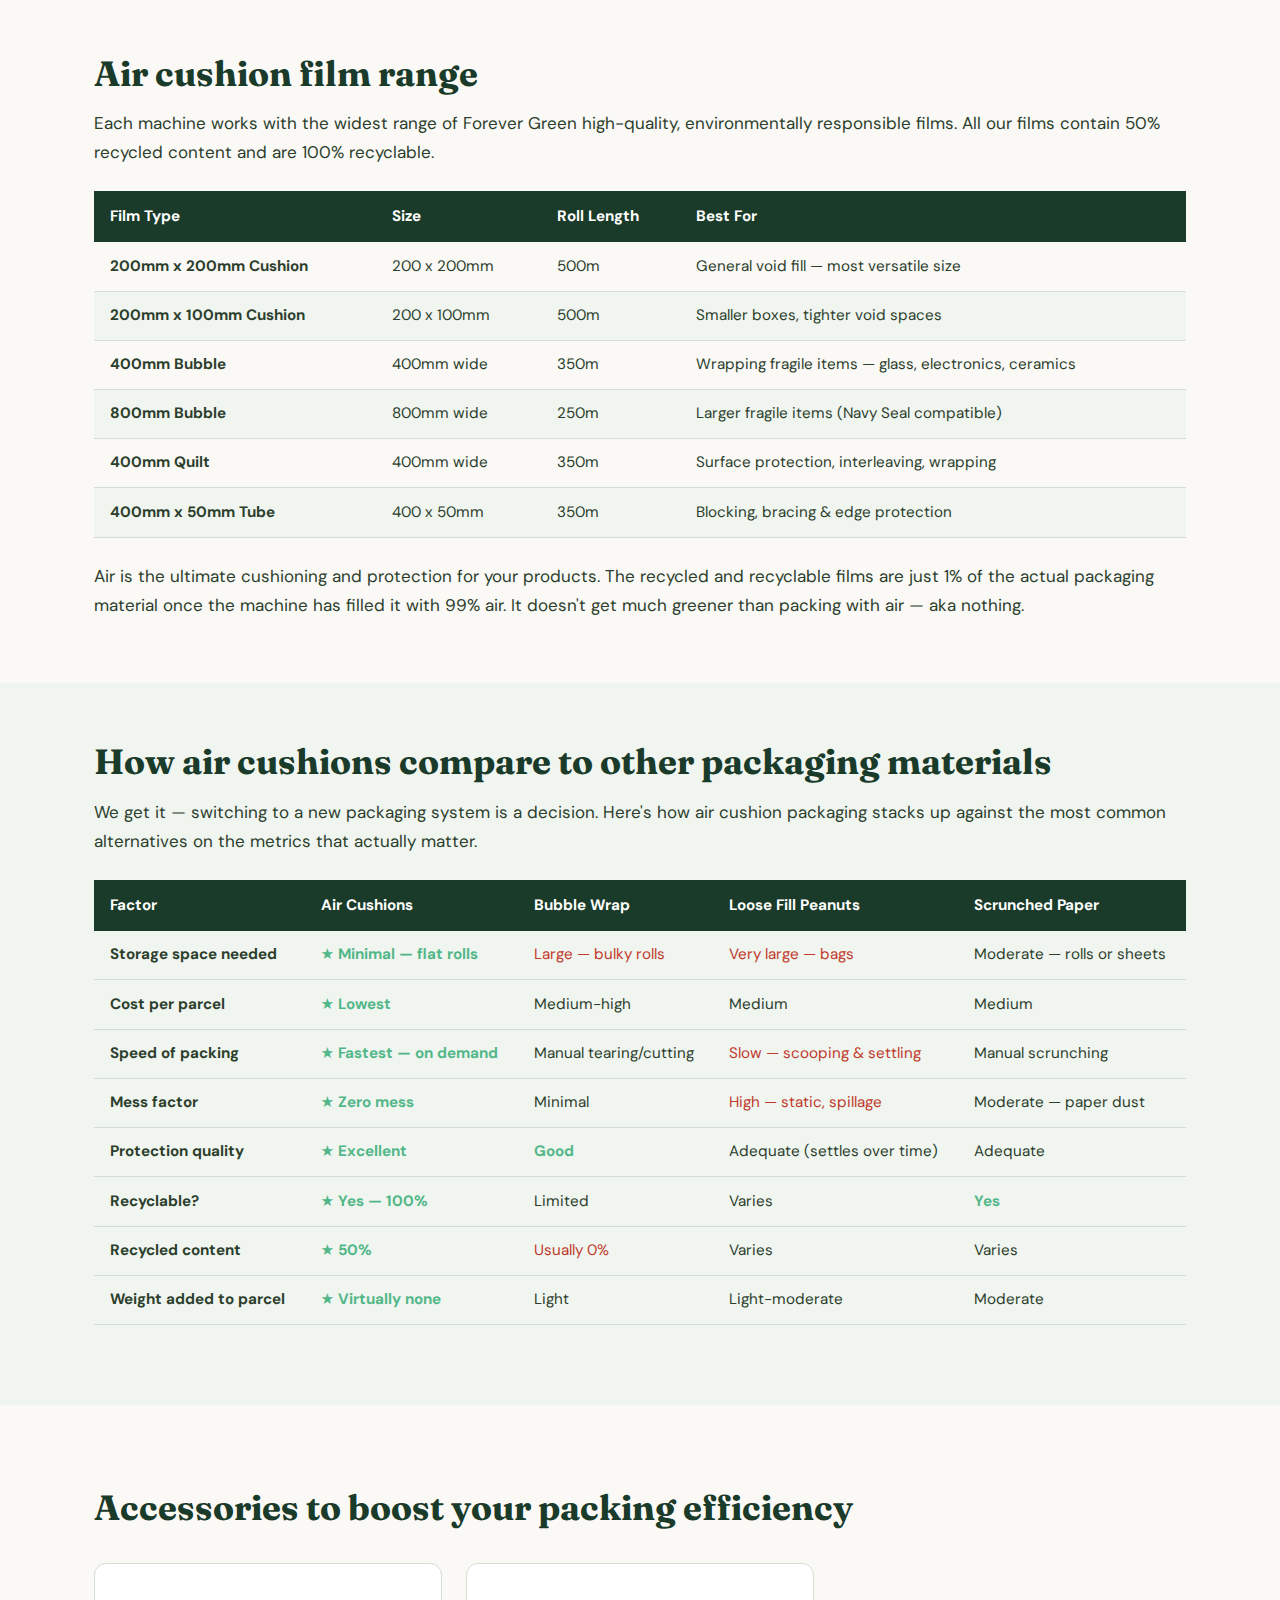
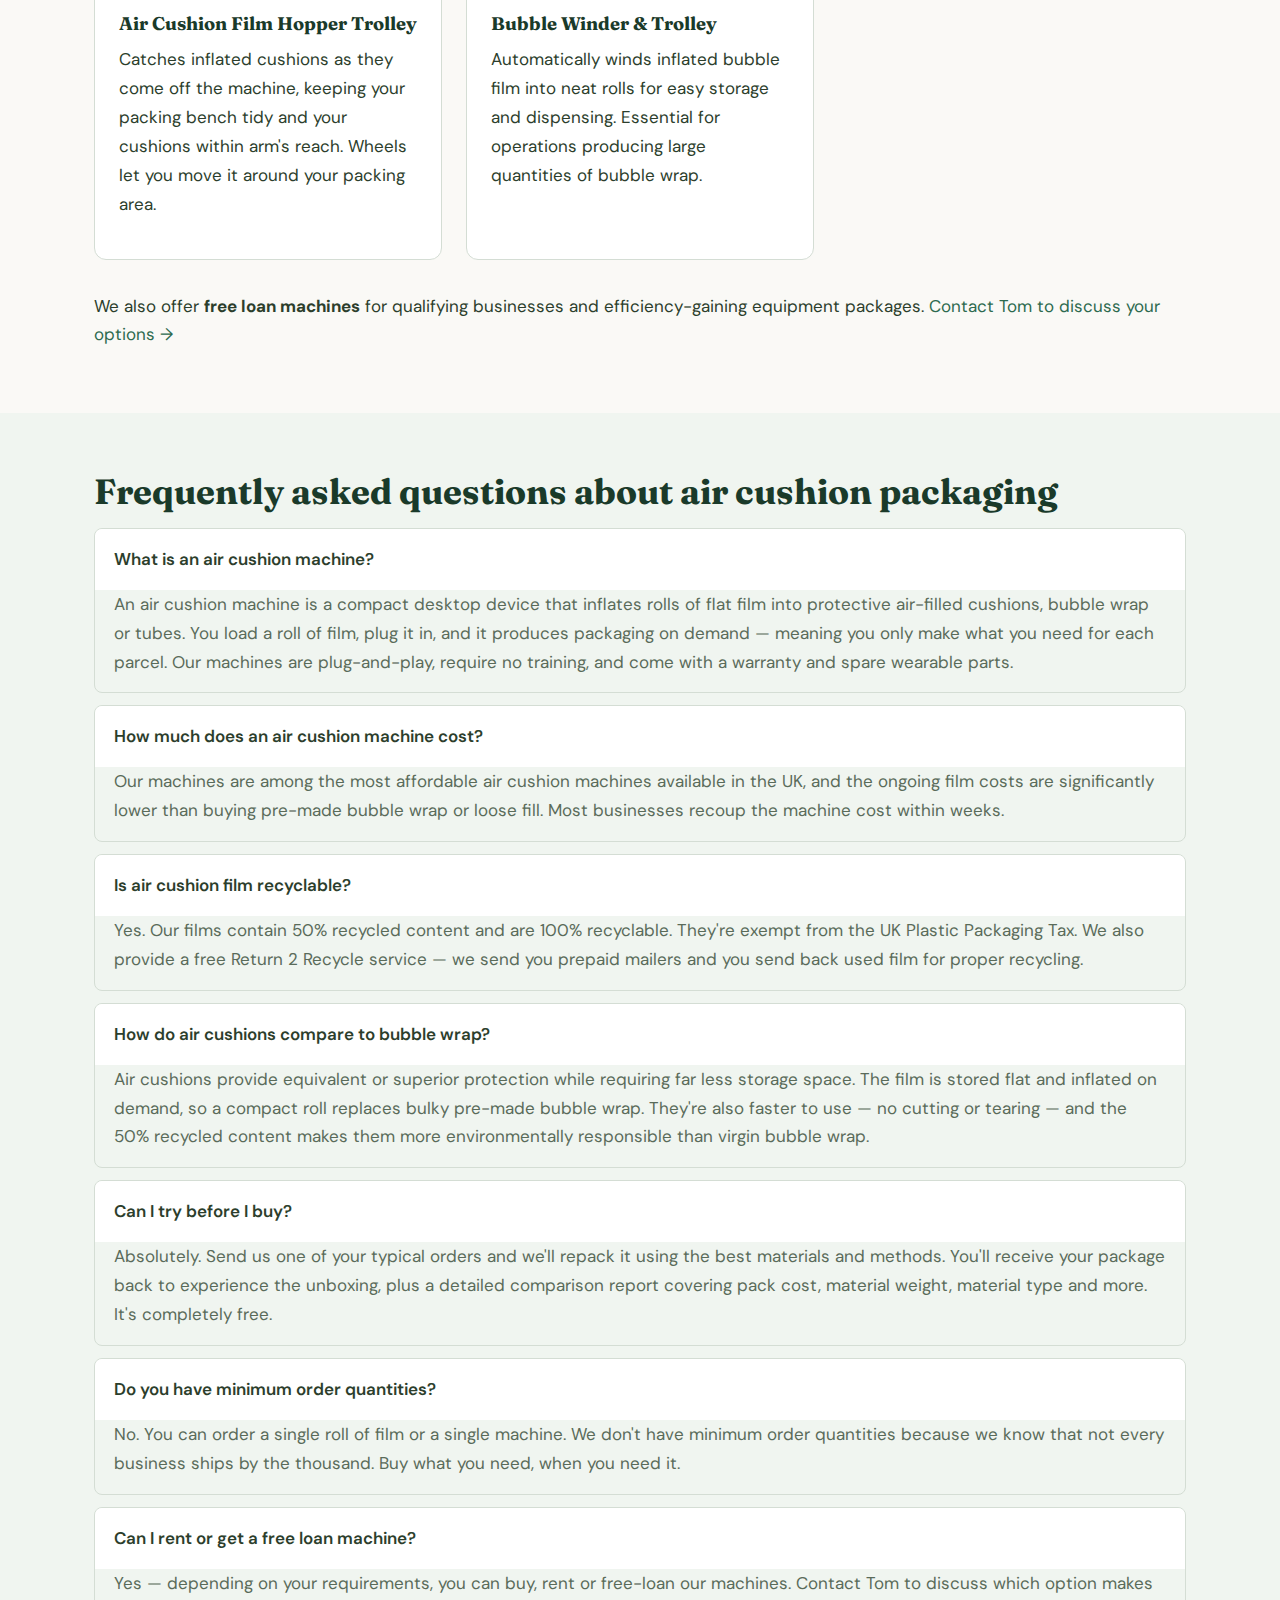
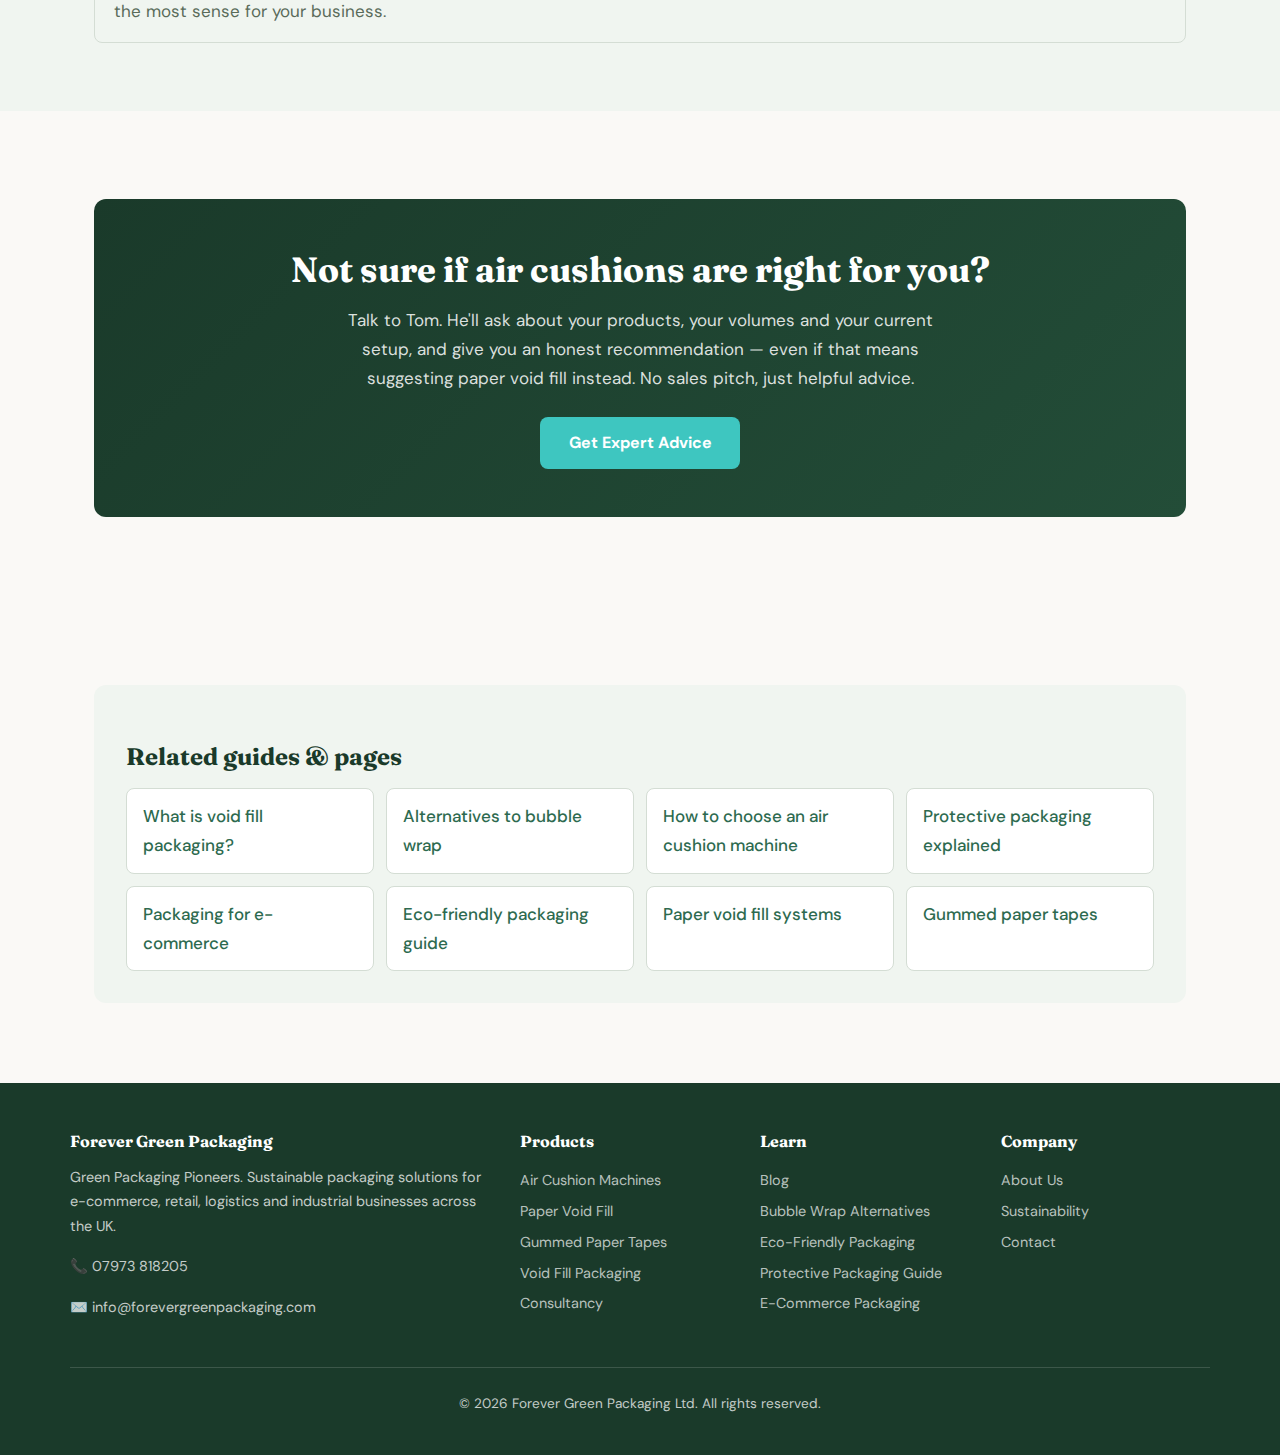
<file: air-cushions.html>
<!DOCTYPE html>
<html lang="en-GB">
<head>
  <meta charset="UTF-8">
  <meta name="viewport" content="width=device-width, initial-scale=1.0">
  <title>Air Cushion Machines & Recycled Film | Affordable Void Fill Systems | Forever Green Packaging</title>
  <meta name="description" content="Buy affordable air cushion packaging machines. Produce protective cushions, bubble wrap & tubes on demand using 50% recycled film. Ideal void fill for e-commerce. No minimum orders. Free UK delivery.">
  <link rel="stylesheet" href="style.css">
  <script type="application/ld+json">
  {
    "@context": "https://schema.org",
    "@type": "FAQPage",
    "mainEntity": [
      {"@type": "Question", "name": "What is an air cushion machine?", "acceptedAnswer": {"@type": "Answer", "text": "An air cushion machine is a compact desktop device that inflates rolls of flat film into protective air-filled cushions, bubble wrap or tubes. You load a roll of film, plug it in, and it produces packaging on demand — meaning you only make what you need for each parcel."}},
      {"@type": "Question", "name": "How much does an air cushion machine cost?", "acceptedAnswer": {"@type": "Answer", "text": "Forever Green Packaging offers three air cushion machines: the Shadow Boxer Mk2 entry-level model, the Silver Pack Mk2 mid-range model, and the Navy Seal high-performance model. Visit our shop for current pricing or contact us for a quote."}},
      {"@type": "Question", "name": "Is air cushion packaging recyclable?", "acceptedAnswer": {"@type": "Answer", "text": "Yes. Forever Green's air cushion films contain 50% recycled content and are 100% recyclable. The inflated cushion is 99% air and just 1% material. We also offer a free Return 2 Recycle service with prepaid mailers."}},
      {"@type": "Question", "name": "How does air cushion packaging compare to bubble wrap?", "acceptedAnswer": {"@type": "Answer", "text": "Air cushions offer equivalent or better protection than traditional bubble wrap, while taking up far less storage space. A single 500m roll of air cushion film replaces approximately 6 bags of loose fill peanuts. The film is stored flat and inflated on demand, saving significant warehouse space."}}
    ]
  }
  </script>
</head>
<body>

<div class="announce-bar">
  🌳 We plant a tree with every order &nbsp;|&nbsp; <a href="sustainability.html">Return 2 Recycle</a> &nbsp;|&nbsp; Free delivery over £50 &nbsp;|&nbsp; <a href="contact.html">10% off first order — use code Discount10</a>
</div>

<header>
  <div class="nav-wrap">
    <a href="index.html" class="logo"><img src="logo_transparent_bg.png" alt="Forever Green Packaging" height="45"></a>
    <nav>
      <a href="air-cushions.html" class="active">Air Cushions</a>
      <a href="protective-paper.html">Protective Paper</a>
      <a href="tapes.html">Paper Tapes</a>
      <a href="void-fill-packaging.html">Void Fill</a>
      <a href="about.html">About</a>
      <a href="sustainability.html">Sustainability</a>
      <a href="blog.html">Blog</a>
      <a href="consulting.html" class="nav-cta">Get Expert Advice</a>
    </nav>
  </div>
</header>

<div class="breadcrumbs">
  <a href="index.html">Home</a> / <strong>Air Cushion Machines & Film</strong>
</div>

<!-- HERO -->
<section class="hero">
  <div class="hero-inner">
    <h1>Air Cushion Packaging Machines & <span class="accent">Recycled Film</span></h1>
    <p>Affordable, compact machines that produce protective air cushions, bubble wrap and tubes on demand — using film made from 50% recycled content. Save space, time, money, returns and the environment.</p>
    <a href="#machines" class="btn btn-primary" style="margin-right:0.75rem;">View Machines</a>
    <a href="contact.html" class="btn btn-white">Request Free Sample</a>
  </div>
</section>

<!-- SEO CONTENT: WHAT IS AIR CUSHION PACKAGING -->
<div class="seo-content">
  <h2>What is air cushion packaging?</h2>
  <p>Air cushion packaging is a modern protective packaging method where a small desktop machine inflates rolls of lightweight plastic film into air-filled cushions, pillows, bubble quilts or tubes. These inflated cushions are then used inside boxes to protect products during shipping — filling empty space (void fill), wrapping fragile items, or cushioning products against impact.</p>

  <p>If you're currently using bubble wrap, loose fill peanuts, scrunched-up paper or foam chips to protect your products in transit, air cushion packaging does the same job — but faster, cheaper and with less storage space required. A single roll of flat film, about the size of a large kitchen roll, inflates into the equivalent of approximately 6 bags of loose fill. That's a genuine game-changer for businesses with limited warehouse space.</p>

  <h3>How does it work?</h3>
  <p>The process is simple. You load a roll of flat film into the machine, plug it in, and press start. The machine feeds the film through heated sealing bars while pumping air into each cushion. The inflated cushions come out on a continuous perforated strip — you just tear off what you need for each parcel. The whole process takes seconds, and most machines require zero training to operate. Plug and play, literally.</p>

  <h3>Who is air cushion packaging for?</h3>
  <p>Air cushion machines are used by businesses of all sizes across e-commerce, retail, logistics, pharmaceutical, electronics, gift and homeware sectors. They're particularly valuable for businesses that ship fragile or high-value items and want to reduce damage rates, or businesses that are looking to move away from bulky, space-consuming materials like loose fill or pre-made bubble wrap.</p>

  <p>If you're a startup or small business shipping even 5-10 parcels a day, an entry-level air cushion machine will pay for itself within weeks through material cost savings alone. If you're a larger operation, higher-speed models with accessories like winders and hopper trolleys can integrate into a fast-paced packing line.</p>

  <div class="content-cols">
    <div>
      <h3>Why air cushions beat traditional materials</h3>
      <ul>
        <li><strong>Space saving:</strong> Film is stored flat on compact rolls. No more filling your warehouse with bags of loose fill or stacks of bubble wrap.</li>
        <li><strong>Cost effective:</strong> Material cost per parcel is significantly lower than pre-made bubble wrap, loose fill peanuts or foam packaging.</li>
        <li><strong>On demand:</strong> Produce exactly what you need, when you need it. Zero waste from overproduction.</li>
        <li><strong>Versatile:</strong> One machine can produce cushions for void fill, bubble for wrapping fragile items, and tubes for blocking and bracing.</li>
        <li><strong>Lightweight:</strong> Air cushions add virtually no weight to your parcels, keeping shipping costs down.</li>
        <li><strong>Cleaner:</strong> No mess, no static, no loose fill escaping across your packing bench.</li>
      </ul>
    </div>
    <div>
      <h3>Environmental credentials</h3>
      <p>Forever Green air cushion films are made from 50% recycled content, which means 50% less virgin plastic is needed to produce each roll. Once inflated, the cushions are 99% air and just 1% material — it genuinely doesn't get much greener than packing with air.</p>
      <p>The films are 100% recyclable and exempt from the UK Plastic Packaging Tax (which applies to packaging with less than 30% recycled content). We also run a free Return 2 Recycle service: we send you prepaid mailers, you send back used film, and we ensure it's properly recycled.</p>
      <p>And with every order, we plant a tree through our partnership with Ecologi.</p>
    </div>
  </div>
</div>

<!-- MACHINE COMPARISON -->
<div class="section-alt" id="machines">
  <div class="section">
    <h2>Our air cushion machines</h2>
    <p>Forever Green was born to make the benefits of packaging systems affordable to smaller businesses and cheaper for larger businesses. Historically, only high-volume users could accommodate minimum order quantities and high capital expenditure. Here, you can buy whatever material you need, when you need it, for the system that suits you.</p>

    <div class="product-grid">
      <div class="product-card">
        <div class="tag">Entry Level</div>
        <h3>Shadow Boxer Mk2</h3>
        <p>Simple, reliable and in everyone's corner. Low cost that soon pays for itself with cheaper ongoing material costs, while offering quicker packing and saved space versus bulky materials.</p>
        <ul>
          <li>Speed: up to 5m/min</li>
          <li>Produces bubble, pillows & tubes</li>
          <li>Adjustable sealing temperature & air fill</li>
          <li>Compact desktop design</li>
          <li>Warranty & spare parts included</li>
        </ul>
        <div class="price"><a href="contact.html">View price</a></div>
        <p><strong>Best for:</strong> Startups and small businesses shipping up to 50 parcels/day</p>
      </div>

      <div class="product-card">
        <div class="tag">Best Seller</div>
        <h3>Silver Pack Mk2</h3>
        <p>Your competitive all-rounder, compatible with efficiency-gaining accessories like winders. Extra machine features lead your packing team the right way.</p>
        <ul>
          <li>Speed: up to 16m/min</li>
          <li>Produces bubble, pillows & tubes</li>
          <li>Pre-set dispense length</li>
          <li>Adjustable speed, sealing temp & air fill</li>
          <li>Compatible with bubble winder & trolley</li>
        </ul>
        <div class="price"><a href="contact.html">View price</a></div>
        <p><strong>Best for:</strong> Growing businesses shipping 50-200+ parcels/day</p>
      </div>

      <div class="product-card">
        <div class="tag">High Performance</div>
        <h3>Navy Seal</h3>
        <p>Does everything the others do, plus compatible with multiple hoppers and 800mm wide bubble. More technical or demanding packing frontlines can rely on this rare breed.</p>
        <ul>
          <li>Speed: up to 30m/min</li>
          <li>Produces bubble up to 1 metre wide, pillows & tubes</li>
          <li>Pre-set dispense length</li>
          <li>Adjustable speed, sealing temp & air fill</li>
          <li>Compatible with multiple hoppers</li>
        </ul>
        <div class="price">Contact for pricing</div>
        <p><strong>Best for:</strong> High-volume operations and distribution centres</p>
      </div>
    </div>

    <p style="margin-top:1.5rem;"><strong>Not sure which machine is right?</strong> That's exactly what we're here for. <a href="contact.html">Talk to Tom</a> — he'll ask about your volumes, products and space, and give you an honest recommendation. If a machine isn't the right fit for you, he'll say so.</p>
  </div>
</div>

<!-- FILM RANGE -->
<div class="seo-content">
  <h2>Air cushion film range</h2>
  <p>Each machine works with the widest range of Forever Green high-quality, environmentally responsible films. All our films contain 50% recycled content and are 100% recyclable.</p>

  <table class="compare-table">
    <thead>
      <tr>
        <th>Film Type</th>
        <th>Size</th>
        <th>Roll Length</th>
        <th>Best For</th>
      </tr>
    </thead>
    <tbody>
      <tr>
        <td><strong>200mm x 200mm Cushion</strong></td>
        <td>200 x 200mm</td>
        <td>500m</td>
        <td>General void fill — most versatile size</td>
      </tr>
      <tr>
        <td><strong>200mm x 100mm Cushion</strong></td>
        <td>200 x 100mm</td>
        <td>500m</td>
        <td>Smaller boxes, tighter void spaces</td>
      </tr>
      <tr>
        <td><strong>400mm Bubble</strong></td>
        <td>400mm wide</td>
        <td>350m</td>
        <td>Wrapping fragile items — glass, electronics, ceramics</td>
      </tr>
      <tr>
        <td><strong>800mm Bubble</strong></td>
        <td>800mm wide</td>
        <td>250m</td>
        <td>Larger fragile items (Navy Seal compatible)</td>
      </tr>
      <tr>
        <td><strong>400mm Quilt</strong></td>
        <td>400mm wide</td>
        <td>350m</td>
        <td>Surface protection, interleaving, wrapping</td>
      </tr>
      <tr>
        <td><strong>400mm x 50mm Tube</strong></td>
        <td>400 x 50mm</td>
        <td>350m</td>
        <td>Blocking, bracing & edge protection</td>
      </tr>
    </tbody>
  </table>

  <p>Air is the ultimate cushioning and protection for your products. The recycled and recyclable films are just 1% of the actual packaging material once the machine has filled it with 99% air. It doesn't get much greener than packing with air — aka nothing.</p>
</div>

<!-- COST COMPARISON -->
<div class="section-alt">
  <div class="section">
    <h2>How air cushions compare to other packaging materials</h2>
    <p>We get it — switching to a new packaging system is a decision. Here's how air cushion packaging stacks up against the most common alternatives on the metrics that actually matter.</p>

    <table class="compare-table">
      <thead>
        <tr>
          <th>Factor</th>
          <th>Air Cushions</th>
          <th>Bubble Wrap</th>
          <th>Loose Fill Peanuts</th>
          <th>Scrunched Paper</th>
        </tr>
      </thead>
      <tbody>
        <tr>
          <td><strong>Storage space needed</strong></td>
          <td class="check">★ Minimal — flat rolls</td>
          <td class="cross">Large — bulky rolls</td>
          <td class="cross">Very large — bags</td>
          <td>Moderate — rolls or sheets</td>
        </tr>
        <tr>
          <td><strong>Cost per parcel</strong></td>
          <td class="check">★ Lowest</td>
          <td>Medium-high</td>
          <td>Medium</td>
          <td>Medium</td>
        </tr>
        <tr>
          <td><strong>Speed of packing</strong></td>
          <td class="check">★ Fastest — on demand</td>
          <td>Manual tearing/cutting</td>
          <td class="cross">Slow — scooping & settling</td>
          <td>Manual scrunching</td>
        </tr>
        <tr>
          <td><strong>Mess factor</strong></td>
          <td class="check">★ Zero mess</td>
          <td>Minimal</td>
          <td class="cross">High — static, spillage</td>
          <td>Moderate — paper dust</td>
        </tr>
        <tr>
          <td><strong>Protection quality</strong></td>
          <td class="check">★ Excellent</td>
          <td class="check">Good</td>
          <td>Adequate (settles over time)</td>
          <td>Adequate</td>
        </tr>
        <tr>
          <td><strong>Recyclable?</strong></td>
          <td class="check">★ Yes — 100%</td>
          <td>Limited</td>
          <td>Varies</td>
          <td class="check">Yes</td>
        </tr>
        <tr>
          <td><strong>Recycled content</strong></td>
          <td class="check">★ 50%</td>
          <td class="cross">Usually 0%</td>
          <td>Varies</td>
          <td>Varies</td>
        </tr>
        <tr>
          <td><strong>Weight added to parcel</strong></td>
          <td class="check">★ Virtually none</td>
          <td>Light</td>
          <td>Light-moderate</td>
          <td>Moderate</td>
        </tr>
      </tbody>
    </table>
  </div>
</div>

<!-- ACCESSORIES -->
<div class="seo-content">
  <h2>Accessories to boost your packing efficiency</h2>
  <div class="product-grid">
    <div class="product-card">
      <h3>Air Cushion Film Hopper Trolley</h3>
      <p>Catches inflated cushions as they come off the machine, keeping your packing bench tidy and your cushions within arm's reach. Wheels let you move it around your packing area.</p>
    </div>
    <div class="product-card">
      <h3>Bubble Winder & Trolley</h3>
      <p>Automatically winds inflated bubble film into neat rolls for easy storage and dispensing. Essential for operations producing large quantities of bubble wrap.</p>
    </div>
  </div>

  <p style="margin-top:1rem;">We also offer <strong>free loan machines</strong> for qualifying businesses and efficiency-gaining equipment packages. <a href="contact.html">Contact Tom to discuss your options →</a></p>
</div>

<!-- FAQs -->
<div class="section-alt">
  <div class="section">
    <h2>Frequently asked questions about air cushion packaging</h2>

    <div class="faq-item">
      <div class="faq-q">What is an air cushion machine?</div>
      <div class="faq-a">An air cushion machine is a compact desktop device that inflates rolls of flat film into protective air-filled cushions, bubble wrap or tubes. You load a roll of film, plug it in, and it produces packaging on demand — meaning you only make what you need for each parcel. Our machines are plug-and-play, require no training, and come with a warranty and spare wearable parts.</div>
    </div>

    <div class="faq-item">
      <div class="faq-q">How much does an air cushion machine cost?</div>
      <div class="faq-a">Our machines are among the most affordable air cushion machines available in the UK, and the ongoing film costs are significantly lower than buying pre-made bubble wrap or loose fill. Most businesses recoup the machine cost within weeks.</div>
    </div>

    <div class="faq-item">
      <div class="faq-q">Is air cushion film recyclable?</div>
      <div class="faq-a">Yes. Our films contain 50% recycled content and are 100% recyclable. They're exempt from the UK Plastic Packaging Tax. We also provide a free Return 2 Recycle service — we send you prepaid mailers and you send back used film for proper recycling.</div>
    </div>

    <div class="faq-item">
      <div class="faq-q">How do air cushions compare to bubble wrap?</div>
      <div class="faq-a">Air cushions provide equivalent or superior protection while requiring far less storage space. The film is stored flat and inflated on demand, so a compact roll replaces bulky pre-made bubble wrap. They're also faster to use — no cutting or tearing — and the 50% recycled content makes them more environmentally responsible than virgin bubble wrap.</div>
    </div>

    <div class="faq-item">
      <div class="faq-q">Can I try before I buy?</div>
      <div class="faq-a">Absolutely. Send us one of your typical orders and we'll repack it using the best materials and methods. You'll receive your package back to experience the unboxing, plus a detailed comparison report covering pack cost, material weight, material type and more. It's completely free.</div>
    </div>

    <div class="faq-item">
      <div class="faq-q">Do you have minimum order quantities?</div>
      <div class="faq-a">No. You can order a single roll of film or a single machine. We don't have minimum order quantities because we know that not every business ships by the thousand. Buy what you need, when you need it.</div>
    </div>

    <div class="faq-item">
      <div class="faq-q">Can I rent or get a free loan machine?</div>
      <div class="faq-a">Yes — depending on your requirements, you can buy, rent or free-loan our machines. Contact Tom to discuss which option makes the most sense for your business.</div>
    </div>
  </div>
</div>

<!-- CTA -->
<div class="section">
  <div class="cta-banner">
    <h2>Not sure if air cushions are right for you?</h2>
    <p>Talk to Tom. He'll ask about your products, your volumes and your current setup, and give you an honest recommendation — even if that means suggesting paper void fill instead. No sales pitch, just helpful advice.</p>
    <a href="contact.html" class="btn btn-primary">Get Expert Advice</a>
  </div>
</div>

<!-- RELATED PAGES -->
<div class="seo-content">
  <div class="related-pages">
    <h3>Related guides & pages</h3>
    <div class="related-links">
      <a href="void-fill-packaging.html">What is void fill packaging?</a>
      <a href="bubble-wrap-alternative.html">Alternatives to bubble wrap</a>
      <a href="air-cushion-machine.html">How to choose an air cushion machine</a>
      <a href="protective-packaging.html">Protective packaging explained</a>
      <a href="packaging-for-ecommerce.html">Packaging for e-commerce</a>
      <a href="eco-friendly-packaging.html">Eco-friendly packaging guide</a>
      <a href="protective-paper.html">Paper void fill systems</a>
      <a href="tapes.html">Gummed paper tapes</a>
    </div>
  </div>
</div>

<footer>
  <div class="footer-inner">
    <div>
      <h4>Forever Green Packaging</h4>
      <p style="font-size:0.9rem; margin-bottom:1rem;">Green Packaging Pioneers. Sustainable packaging solutions for e-commerce, retail, logistics and industrial businesses across the UK.</p>
      <p style="font-size:0.9rem;">📞 07973 818205</p>
      <p style="font-size:0.9rem;">✉️ info@forevergreenpackaging.com</p>
    </div>
    <div>
      <h4>Products</h4>
      <a href="air-cushions.html">Air Cushion Machines</a>
      <a href="protective-paper.html">Paper Void Fill</a>
      <a href="tapes.html">Gummed Paper Tapes</a>
      <a href="void-fill-packaging.html">Void Fill Packaging</a>
      <a href="consulting.html">Consultancy</a>
    </div>
    <div>
      <h4>Learn</h4>
      <a href="blog.html">Blog</a>
      <a href="bubble-wrap-alternative.html">Bubble Wrap Alternatives</a>
      <a href="eco-friendly-packaging.html">Eco-Friendly Packaging</a>
      <a href="protective-packaging.html">Protective Packaging Guide</a>
      <a href="packaging-for-ecommerce.html">E-Commerce Packaging</a>
    </div>
    <div>
      <h4>Company</h4>
      <a href="about.html">About Us</a>
      <a href="sustainability.html">Sustainability</a>
      <a href="contact.html">Contact</a>
    </div>
  </div>
  <div class="footer-bottom">
    <p>© 2026 Forever Green Packaging Ltd. All rights reserved.</p>
  </div>
</footer>

</body>
</html>
</file>
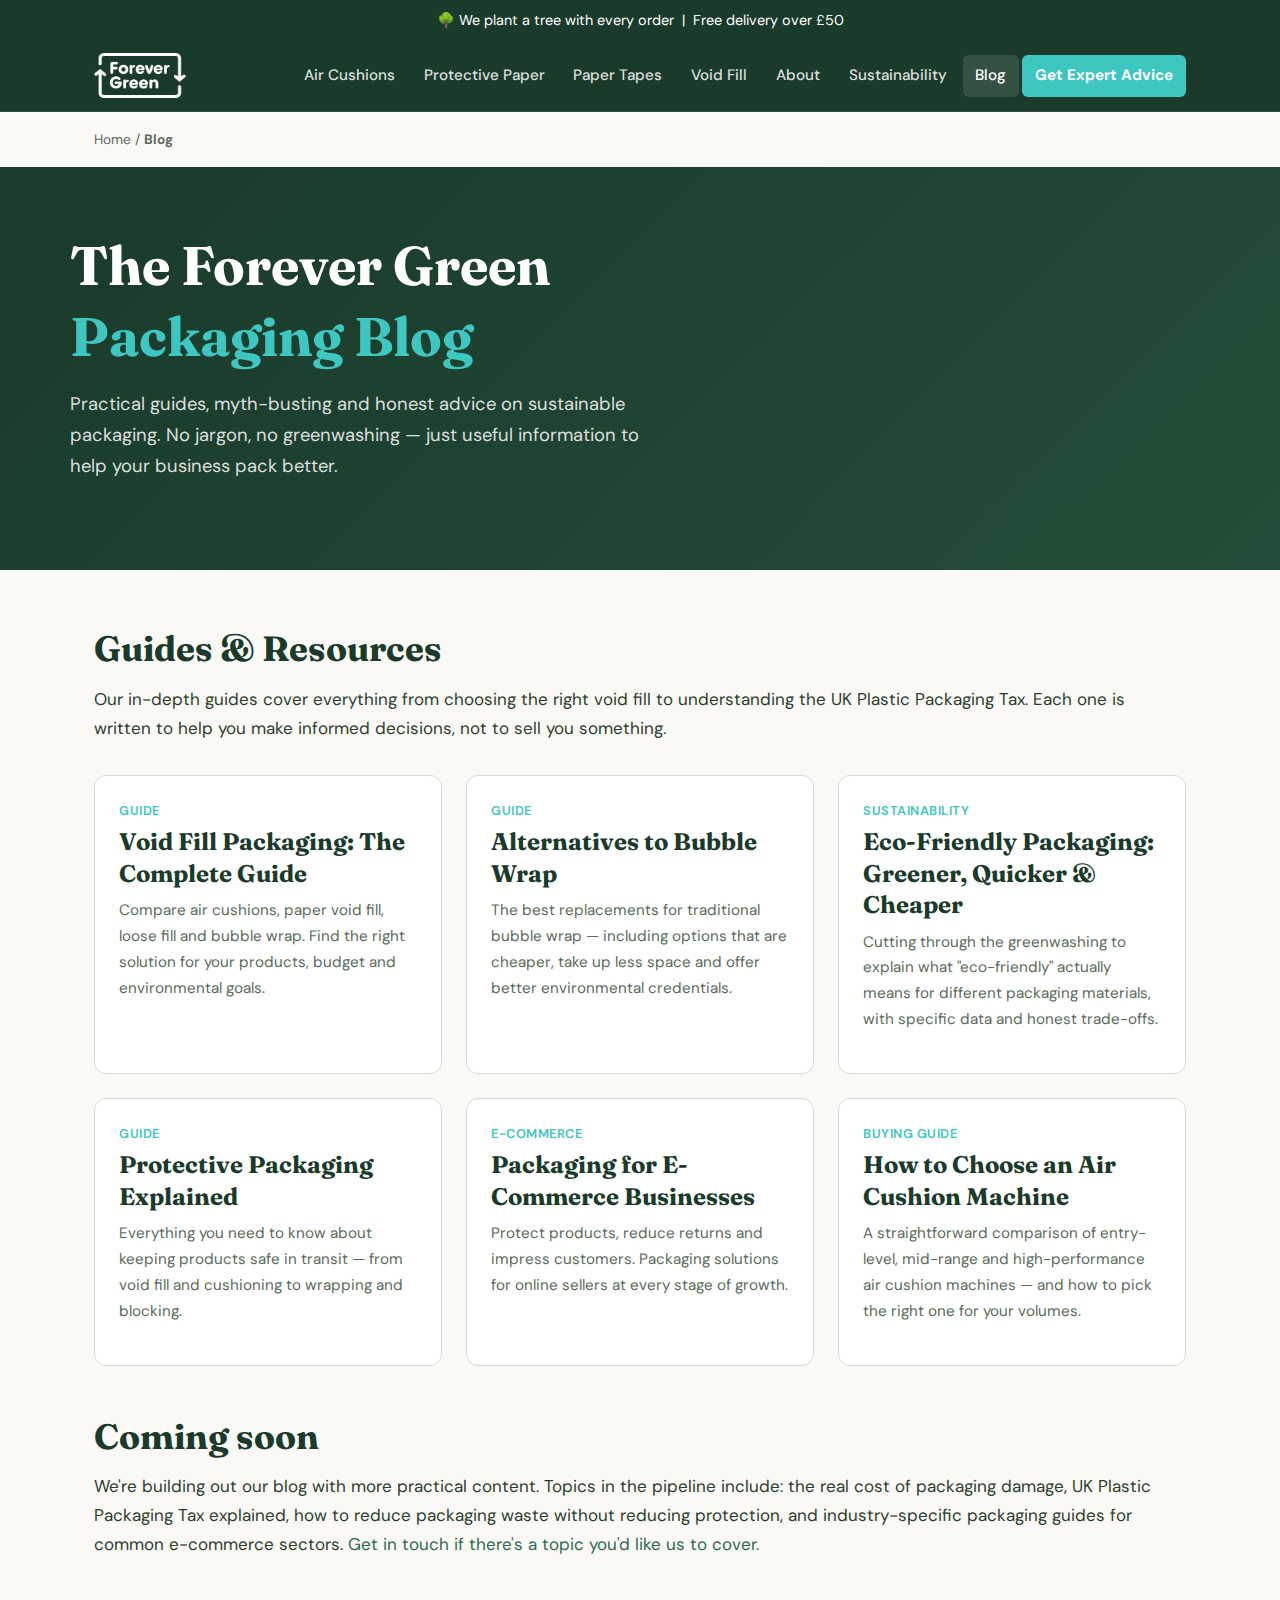
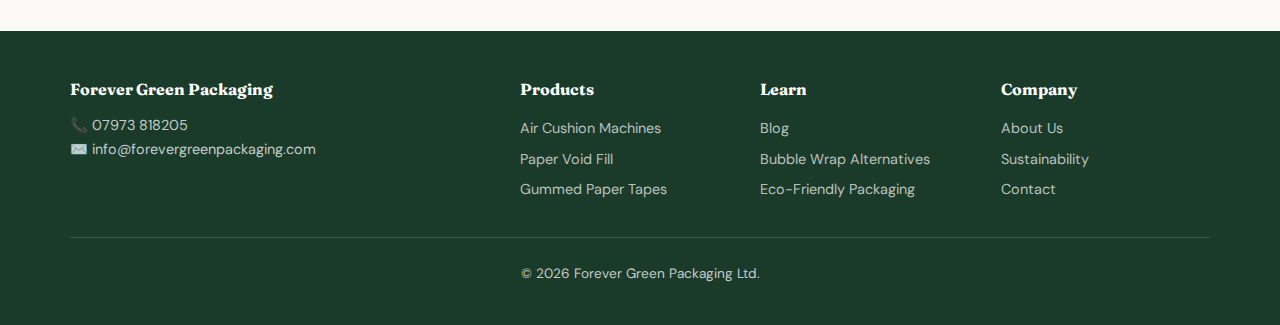
<file: blog.html>
<!DOCTYPE html>
<html lang="en-GB">
<head>
  <meta charset="UTF-8">
  <meta name="viewport" content="width=device-width, initial-scale=1.0">
  <title>Packaging Blog | Tips, Guides & Industry Insights | Forever Green Packaging</title>
  <meta name="description" content="Practical packaging guides, sustainability insights and industry tips from Forever Green Packaging. Learn how to pack greener, quicker and cheaper.">
  <link rel="stylesheet" href="style.css">
</head>
<body>
<div class="announce-bar">🌳 We plant a tree with every order &nbsp;|&nbsp; Free delivery over £50</div>
<header><div class="nav-wrap"><a href="index.html" class="logo"><img src="logo_transparent_bg.png" alt="Forever Green Packaging" height="45"></a><nav><a href="air-cushions.html">Air Cushions</a><a href="protective-paper.html">Protective Paper</a><a href="tapes.html">Paper Tapes</a><a href="void-fill-packaging.html">Void Fill</a><a href="about.html">About</a><a href="sustainability.html">Sustainability</a><a href="blog.html" class="active">Blog</a><a href="consulting.html" class="nav-cta">Get Expert Advice</a></nav></div></header>

<div class="breadcrumbs"><a href="index.html">Home</a> / <strong>Blog</strong></div>

<section class="hero"><div class="hero-inner">
  <h1>The Forever Green <span class="accent">Packaging Blog</span></h1>
  <p>Practical guides, myth-busting and honest advice on sustainable packaging. No jargon, no greenwashing — just useful information to help your business pack better.</p>
</div></section>

<div class="section">
  <h2>Guides & Resources</h2>
  <p>Our in-depth guides cover everything from choosing the right void fill to understanding the UK Plastic Packaging Tax. Each one is written to help you make informed decisions, not to sell you something.</p>

  <div class="blog-grid">
    <a href="void-fill-packaging.html" class="blog-card">
      <div class="blog-card-body">
        <div class="cat">Guide</div>
        <h3>Void Fill Packaging: The Complete Guide</h3>
        <p>Compare air cushions, paper void fill, loose fill and bubble wrap. Find the right solution for your products, budget and environmental goals.</p>
      </div>
    </a>
    <a href="bubble-wrap-alternative.html" class="blog-card">
      <div class="blog-card-body">
        <div class="cat">Guide</div>
        <h3>Alternatives to Bubble Wrap</h3>
        <p>The best replacements for traditional bubble wrap — including options that are cheaper, take up less space and offer better environmental credentials.</p>
      </div>
    </a>
    <a href="eco-friendly-packaging.html" class="blog-card">
      <div class="blog-card-body">
        <div class="cat">Sustainability</div>
        <h3>Eco-Friendly Packaging: Greener, Quicker & Cheaper</h3>
        <p>Cutting through the greenwashing to explain what "eco-friendly" actually means for different packaging materials, with specific data and honest trade-offs.</p>
      </div>
    </a>
    <a href="protective-packaging.html" class="blog-card">
      <div class="blog-card-body">
        <div class="cat">Guide</div>
        <h3>Protective Packaging Explained</h3>
        <p>Everything you need to know about keeping products safe in transit — from void fill and cushioning to wrapping and blocking.</p>
      </div>
    </a>
    <a href="packaging-for-ecommerce.html" class="blog-card">
      <div class="blog-card-body">
        <div class="cat">E-Commerce</div>
        <h3>Packaging for E-Commerce Businesses</h3>
        <p>Protect products, reduce returns and impress customers. Packaging solutions for online sellers at every stage of growth.</p>
      </div>
    </a>
    <a href="air-cushion-machine.html" class="blog-card">
      <div class="blog-card-body">
        <div class="cat">Buying Guide</div>
        <h3>How to Choose an Air Cushion Machine</h3>
        <p>A straightforward comparison of entry-level, mid-range and high-performance air cushion machines — and how to pick the right one for your volumes.</p>
      </div>
    </a>
  </div>

  <h2 style="margin-top:3rem;">Coming soon</h2>
  <p>We're building out our blog with more practical content. Topics in the pipeline include: the real cost of packaging damage, UK Plastic Packaging Tax explained, how to reduce packaging waste without reducing protection, and industry-specific packaging guides for common e-commerce sectors. <a href="contact.html">Get in touch if there's a topic you'd like us to cover.</a></p>
</div>

<footer><div class="footer-inner"><div><h4>Forever Green Packaging</h4><p style="font-size:0.9rem;">📞 07973 818205<br>✉️ info@forevergreenpackaging.com</p></div><div><h4>Products</h4><a href="air-cushions.html">Air Cushion Machines</a><a href="protective-paper.html">Paper Void Fill</a><a href="tapes.html">Gummed Paper Tapes</a></div><div><h4>Learn</h4><a href="blog.html">Blog</a><a href="bubble-wrap-alternative.html">Bubble Wrap Alternatives</a><a href="eco-friendly-packaging.html">Eco-Friendly Packaging</a></div><div><h4>Company</h4><a href="about.html">About Us</a><a href="sustainability.html">Sustainability</a><a href="contact.html">Contact</a></div></div><div class="footer-bottom"><p>© 2026 Forever Green Packaging Ltd.</p></div></footer>
</body></html>
</file>
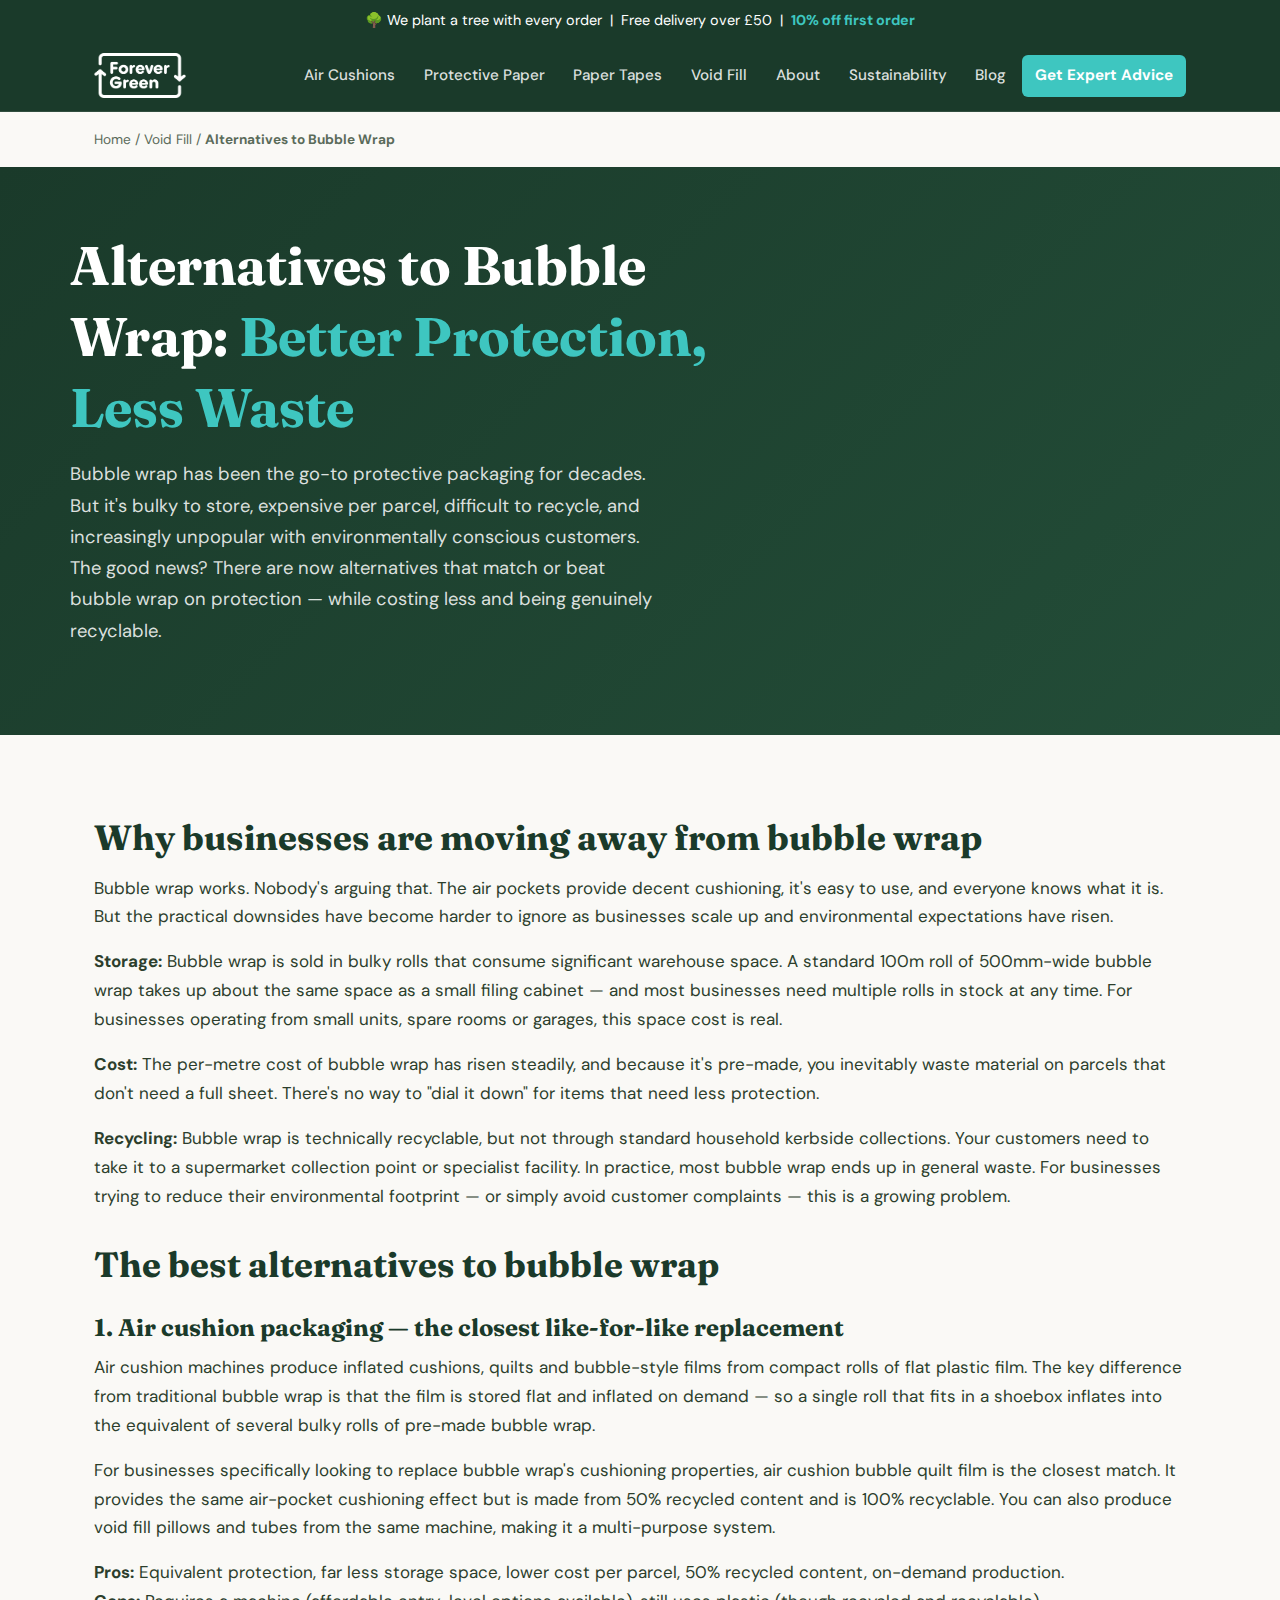
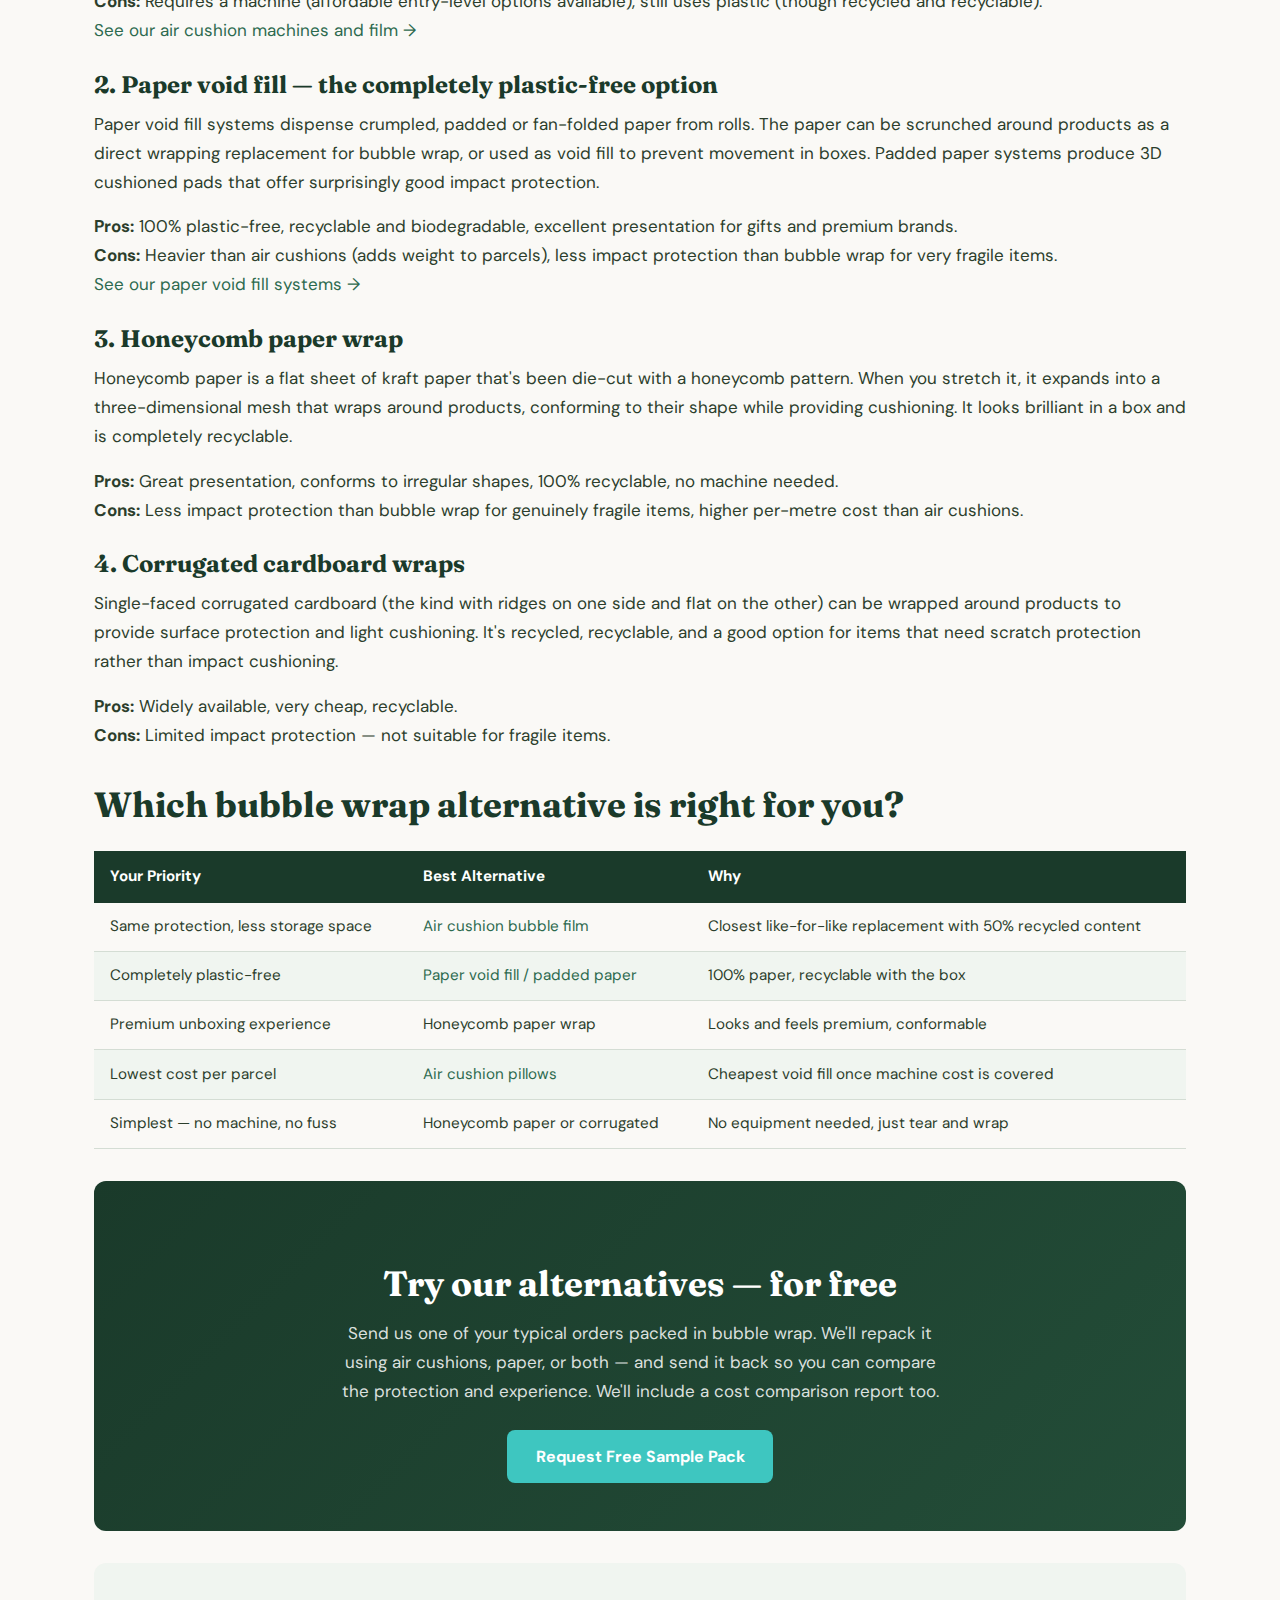
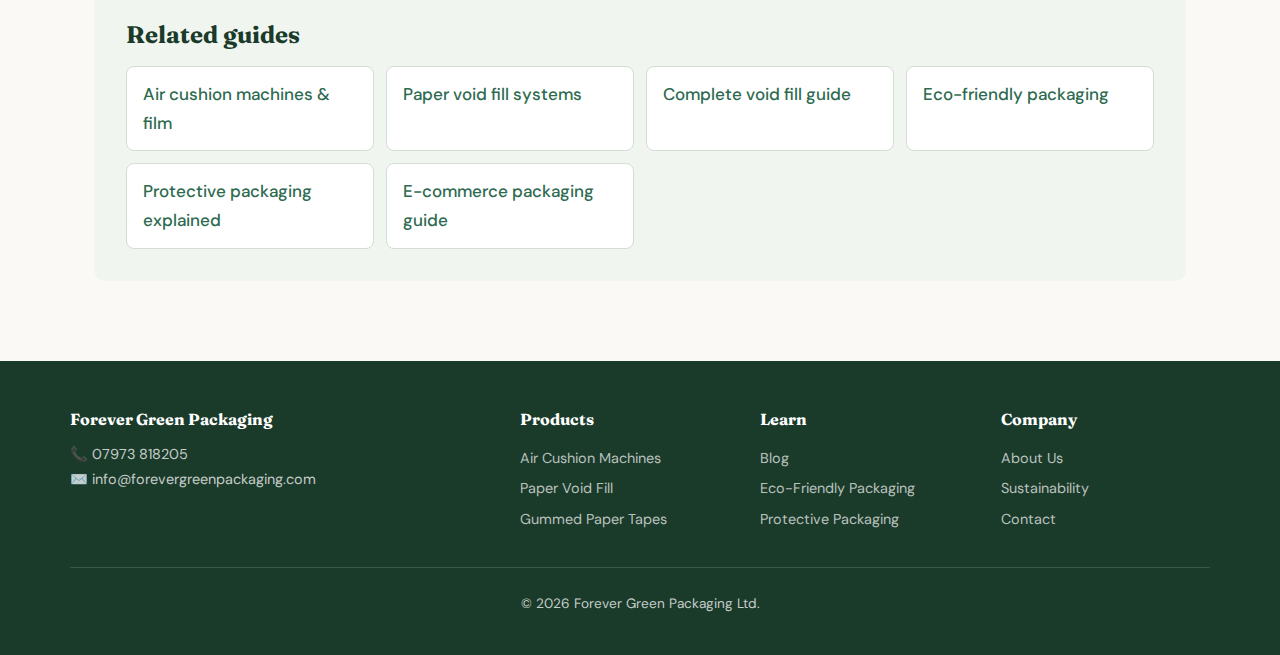
<file: bubble-wrap-alternative.html>
<!DOCTYPE html>
<html lang="en-GB">
<head>
  <meta charset="UTF-8">
  <meta name="viewport" content="width=device-width, initial-scale=1.0">
  <title>Alternatives to Bubble Wrap | Eco-Friendly Protective Packaging | Forever Green Packaging</title>
  <meta name="description" content="Looking for bubble wrap alternatives? Compare air cushion packaging, paper void fill, honeycomb wrap and more. Greener, cheaper and often better protection. Free samples from Forever Green Packaging.">
  <link rel="stylesheet" href="style.css">
</head>
<body>
<div class="announce-bar">🌳 We plant a tree with every order &nbsp;|&nbsp; Free delivery over £50 &nbsp;|&nbsp; <a href="contact.html">10% off first order</a></div>
<header><div class="nav-wrap"><a href="index.html" class="logo"><img src="logo_transparent_bg.png" alt="Forever Green Packaging" height="45"></a><nav><a href="air-cushions.html">Air Cushions</a><a href="protective-paper.html">Protective Paper</a><a href="tapes.html">Paper Tapes</a><a href="void-fill-packaging.html">Void Fill</a><a href="about.html">About</a><a href="sustainability.html">Sustainability</a><a href="blog.html">Blog</a><a href="consulting.html" class="nav-cta">Get Expert Advice</a></nav></div></header>

<div class="breadcrumbs"><a href="index.html">Home</a> / <a href="void-fill-packaging.html">Void Fill</a> / <strong>Alternatives to Bubble Wrap</strong></div>

<section class="hero"><div class="hero-inner">
  <h1>Alternatives to Bubble Wrap: <span class="accent">Better Protection, Less Waste</span></h1>
  <p>Bubble wrap has been the go-to protective packaging for decades. But it's bulky to store, expensive per parcel, difficult to recycle, and increasingly unpopular with environmentally conscious customers. The good news? There are now alternatives that match or beat bubble wrap on protection — while costing less and being genuinely recyclable.</p>
</div></section>

<div class="seo-content">
  <h2>Why businesses are moving away from bubble wrap</h2>
  <p>Bubble wrap works. Nobody's arguing that. The air pockets provide decent cushioning, it's easy to use, and everyone knows what it is. But the practical downsides have become harder to ignore as businesses scale up and environmental expectations have risen.</p>

  <p><strong>Storage:</strong> Bubble wrap is sold in bulky rolls that consume significant warehouse space. A standard 100m roll of 500mm-wide bubble wrap takes up about the same space as a small filing cabinet — and most businesses need multiple rolls in stock at any time. For businesses operating from small units, spare rooms or garages, this space cost is real.</p>

  <p><strong>Cost:</strong> The per-metre cost of bubble wrap has risen steadily, and because it's pre-made, you inevitably waste material on parcels that don't need a full sheet. There's no way to "dial it down" for items that need less protection.</p>

  <p><strong>Recycling:</strong> Bubble wrap is technically recyclable, but not through standard household kerbside collections. Your customers need to take it to a supermarket collection point or specialist facility. In practice, most bubble wrap ends up in general waste. For businesses trying to reduce their environmental footprint — or simply avoid customer complaints — this is a growing problem.</p>

  <h2>The best alternatives to bubble wrap</h2>

  <h3>1. Air cushion packaging — the closest like-for-like replacement</h3>
  <p>Air cushion machines produce inflated cushions, quilts and bubble-style films from compact rolls of flat plastic film. The key difference from traditional bubble wrap is that the film is stored flat and inflated on demand — so a single roll that fits in a shoebox inflates into the equivalent of several bulky rolls of pre-made bubble wrap.</p>

  <p>For businesses specifically looking to replace bubble wrap's cushioning properties, air cushion bubble quilt film is the closest match. It provides the same air-pocket cushioning effect but is made from 50% recycled content and is 100% recyclable. You can also produce void fill pillows and tubes from the same machine, making it a multi-purpose system.</p>

  <p><strong>Pros:</strong> Equivalent protection, far less storage space, lower cost per parcel, 50% recycled content, on-demand production.<br>
  <strong>Cons:</strong> Requires a machine (affordable entry-level options available), still uses plastic (though recycled and recyclable).<br>
  <a href="air-cushions.html">See our air cushion machines and film →</a></p>

  <h3>2. Paper void fill — the completely plastic-free option</h3>
  <p>Paper void fill systems dispense crumpled, padded or fan-folded paper from rolls. The paper can be scrunched around products as a direct wrapping replacement for bubble wrap, or used as void fill to prevent movement in boxes. Padded paper systems produce 3D cushioned pads that offer surprisingly good impact protection.</p>

  <p><strong>Pros:</strong> 100% plastic-free, recyclable and biodegradable, excellent presentation for gifts and premium brands.<br>
  <strong>Cons:</strong> Heavier than air cushions (adds weight to parcels), less impact protection than bubble wrap for very fragile items.<br>
  <a href="protective-paper.html">See our paper void fill systems →</a></p>

  <h3>3. Honeycomb paper wrap</h3>
  <p>Honeycomb paper is a flat sheet of kraft paper that's been die-cut with a honeycomb pattern. When you stretch it, it expands into a three-dimensional mesh that wraps around products, conforming to their shape while providing cushioning. It looks brilliant in a box and is completely recyclable.</p>

  <p><strong>Pros:</strong> Great presentation, conforms to irregular shapes, 100% recyclable, no machine needed.<br>
  <strong>Cons:</strong> Less impact protection than bubble wrap for genuinely fragile items, higher per-metre cost than air cushions.</p>

  <h3>4. Corrugated cardboard wraps</h3>
  <p>Single-faced corrugated cardboard (the kind with ridges on one side and flat on the other) can be wrapped around products to provide surface protection and light cushioning. It's recycled, recyclable, and a good option for items that need scratch protection rather than impact cushioning.</p>

  <p><strong>Pros:</strong> Widely available, very cheap, recyclable.<br>
  <strong>Cons:</strong> Limited impact protection — not suitable for fragile items.</p>

  <h2>Which bubble wrap alternative is right for you?</h2>
  <table class="compare-table">
    <thead><tr><th>Your Priority</th><th>Best Alternative</th><th>Why</th></tr></thead>
    <tbody>
      <tr><td>Same protection, less storage space</td><td><a href="air-cushions.html">Air cushion bubble film</a></td><td>Closest like-for-like replacement with 50% recycled content</td></tr>
      <tr><td>Completely plastic-free</td><td><a href="protective-paper.html">Paper void fill / padded paper</a></td><td>100% paper, recyclable with the box</td></tr>
      <tr><td>Premium unboxing experience</td><td>Honeycomb paper wrap</td><td>Looks and feels premium, conformable</td></tr>
      <tr><td>Lowest cost per parcel</td><td><a href="air-cushions.html">Air cushion pillows</a></td><td>Cheapest void fill once machine cost is covered</td></tr>
      <tr><td>Simplest — no machine, no fuss</td><td>Honeycomb paper or corrugated</td><td>No equipment needed, just tear and wrap</td></tr>
    </tbody>
  </table>

  <div class="cta-banner">
    <h2>Try our alternatives — for free</h2>
    <p>Send us one of your typical orders packed in bubble wrap. We'll repack it using air cushions, paper, or both — and send it back so you can compare the protection and experience. We'll include a cost comparison report too.</p>
    <a href="contact.html" class="btn btn-primary">Request Free Sample Pack</a>
  </div>

  <div class="related-pages">
    <h3>Related guides</h3>
    <div class="related-links">
      <a href="air-cushions.html">Air cushion machines & film</a>
      <a href="protective-paper.html">Paper void fill systems</a>
      <a href="void-fill-packaging.html">Complete void fill guide</a>
      <a href="eco-friendly-packaging.html">Eco-friendly packaging</a>
      <a href="protective-packaging.html">Protective packaging explained</a>
      <a href="packaging-for-ecommerce.html">E-commerce packaging guide</a>
    </div>
  </div>
</div>

<footer><div class="footer-inner"><div><h4>Forever Green Packaging</h4><p style="font-size:0.9rem;">📞 07973 818205<br>✉️ info@forevergreenpackaging.com</p></div><div><h4>Products</h4><a href="air-cushions.html">Air Cushion Machines</a><a href="protective-paper.html">Paper Void Fill</a><a href="tapes.html">Gummed Paper Tapes</a></div><div><h4>Learn</h4><a href="blog.html">Blog</a><a href="eco-friendly-packaging.html">Eco-Friendly Packaging</a><a href="protective-packaging.html">Protective Packaging</a></div><div><h4>Company</h4><a href="about.html">About Us</a><a href="sustainability.html">Sustainability</a><a href="contact.html">Contact</a></div></div><div class="footer-bottom"><p>© 2026 Forever Green Packaging Ltd.</p></div></footer>
</body></html>
</file>
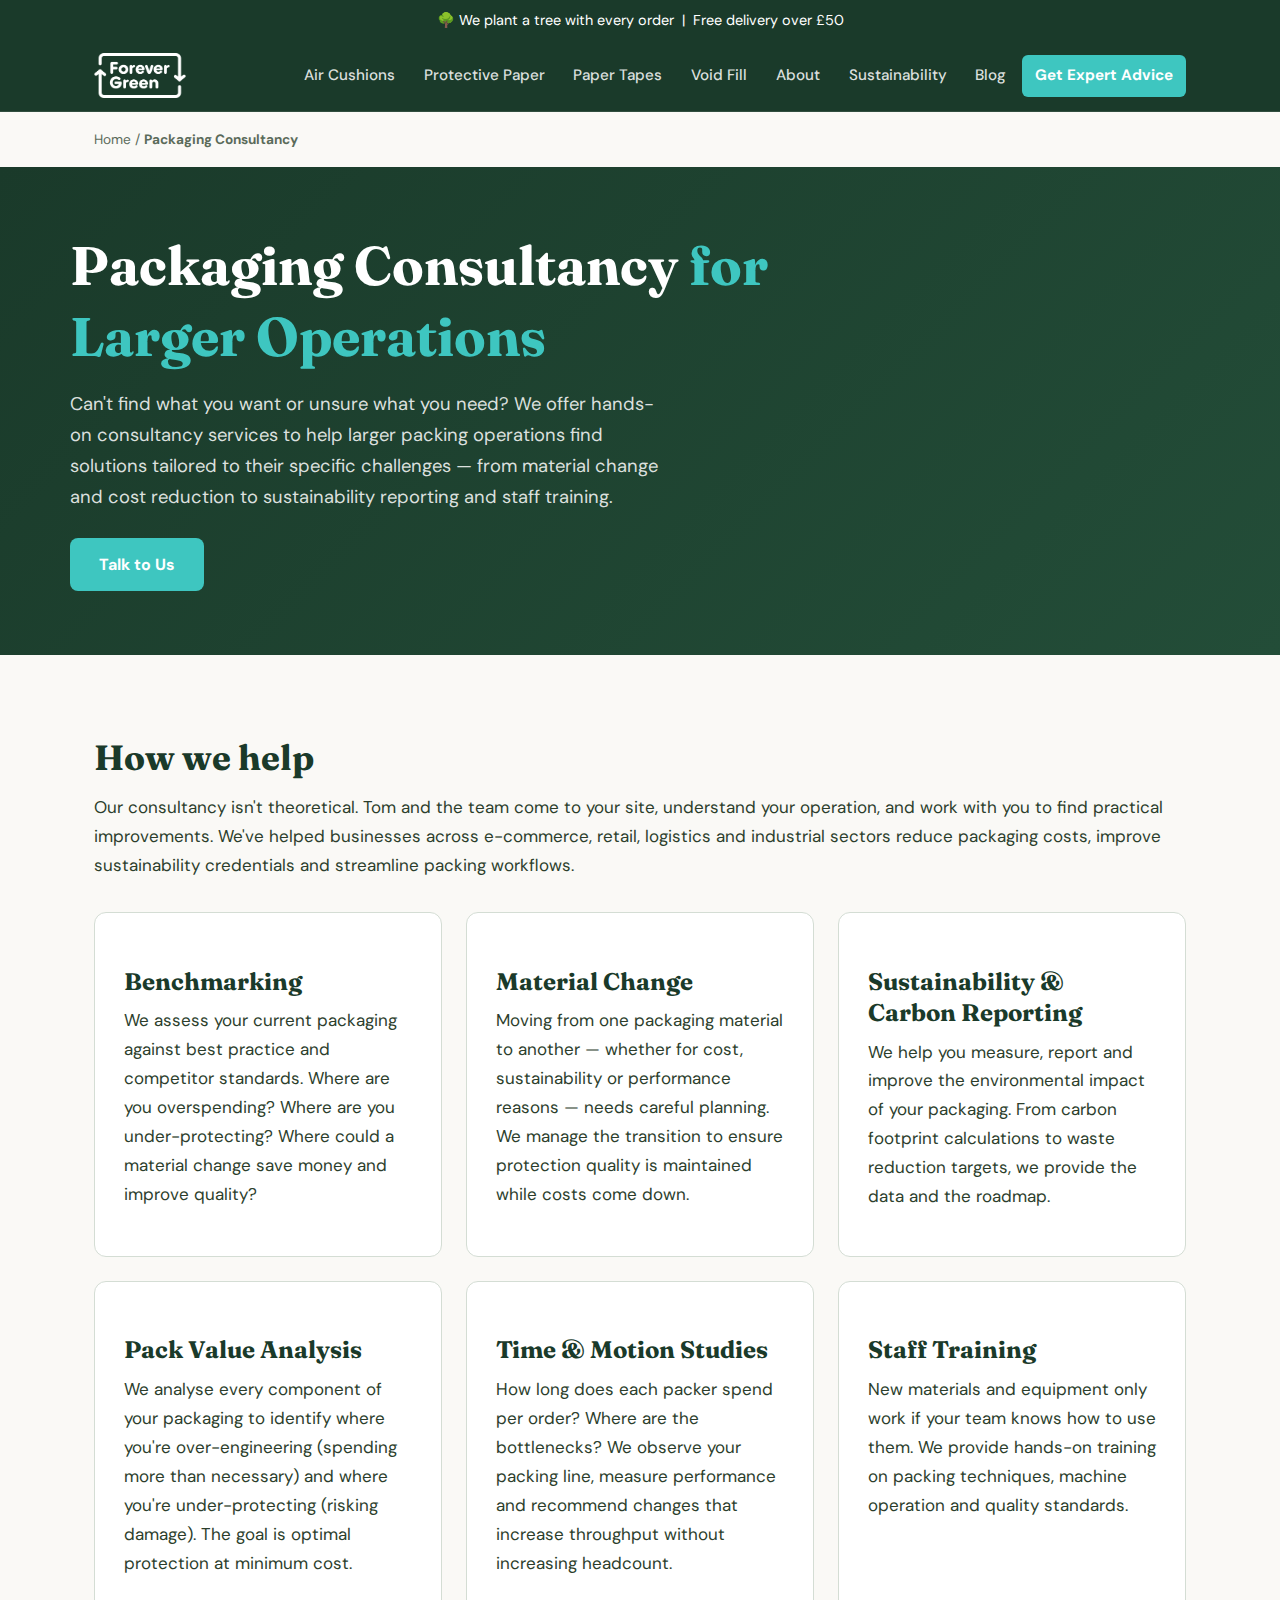
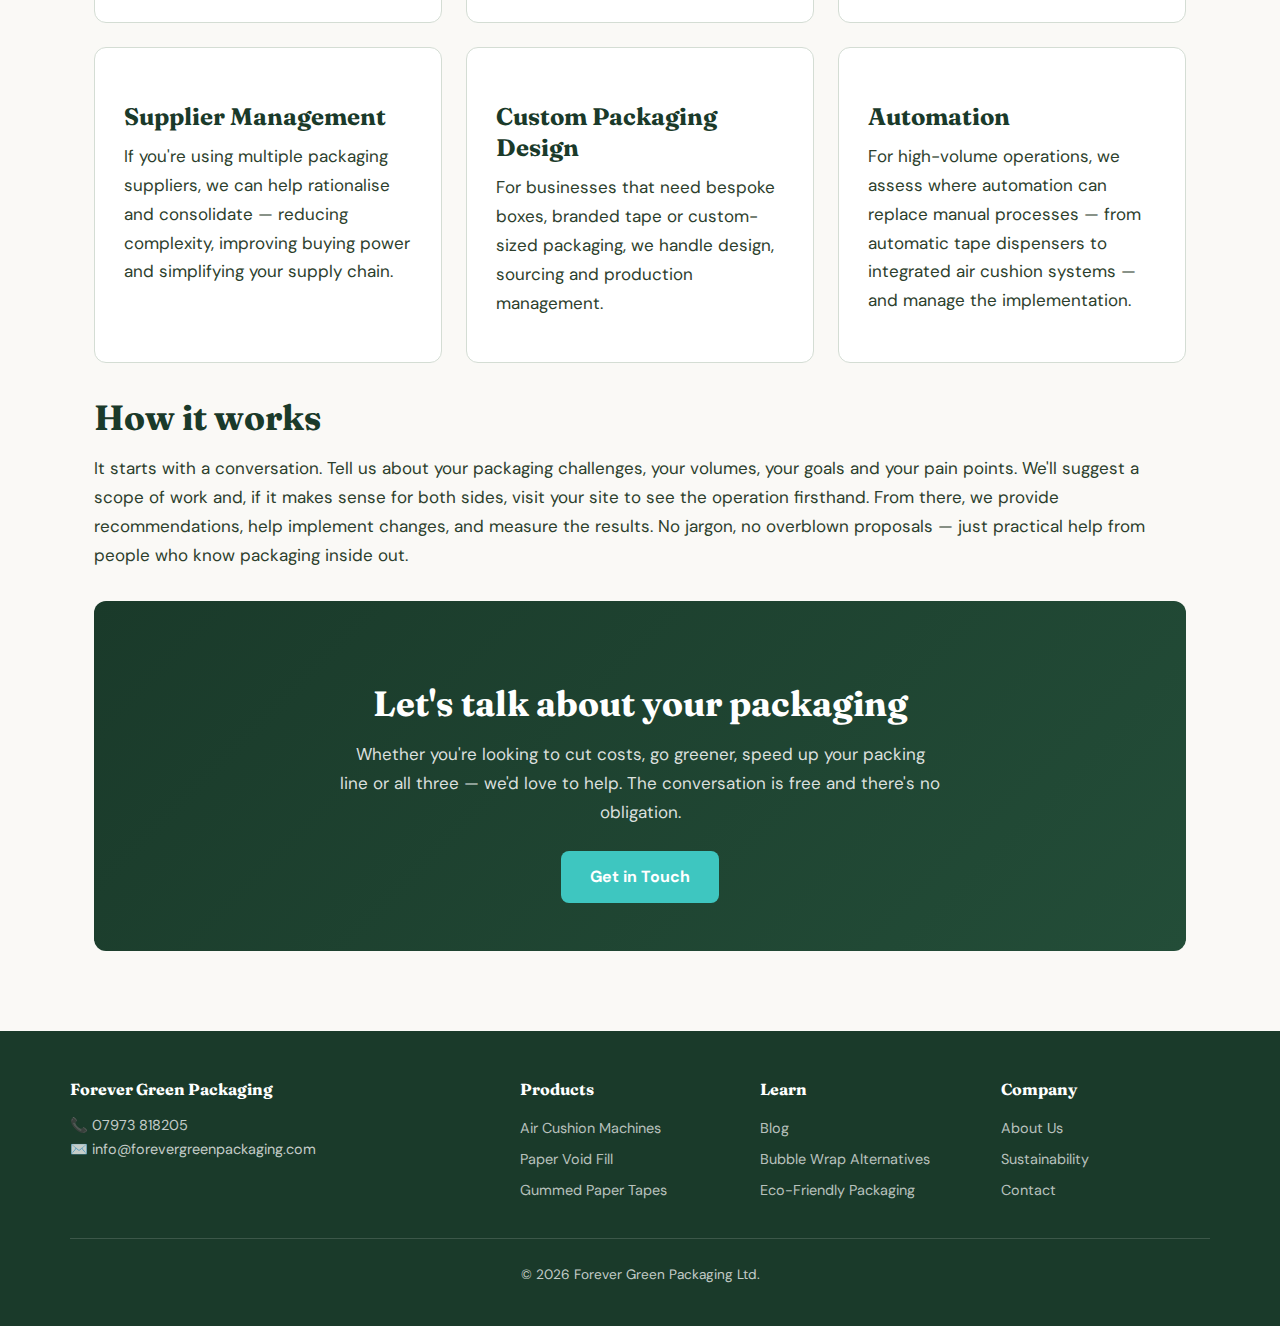
<file: consulting.html>
<!DOCTYPE html>
<html lang="en-GB">
<head>
  <meta charset="UTF-8">
  <meta name="viewport" content="width=device-width, initial-scale=1.0">
  <title>Packaging Consultancy Services | Sustainable Packaging Experts | Forever Green Packaging</title>
  <meta name="description" content="Expert packaging consultancy for UK businesses. Benchmarking, sustainability reporting, cost analysis, material change, staff training & workflow optimisation. Hands-on help from experienced packaging professionals.">
  <link rel="stylesheet" href="style.css">
</head>
<body>
<div class="announce-bar">🌳 We plant a tree with every order &nbsp;|&nbsp; Free delivery over £50</div>
<header><div class="nav-wrap"><a href="index.html" class="logo"><img src="logo_transparent_bg.png" alt="Forever Green Packaging" height="45"></a><nav><a href="air-cushions.html">Air Cushions</a><a href="protective-paper.html">Protective Paper</a><a href="tapes.html">Paper Tapes</a><a href="void-fill-packaging.html">Void Fill</a><a href="about.html">About</a><a href="sustainability.html">Sustainability</a><a href="blog.html">Blog</a><a href="consulting.html" class="nav-cta active">Get Expert Advice</a></nav></div></header>

<div class="breadcrumbs"><a href="index.html">Home</a> / <strong>Packaging Consultancy</strong></div>

<section class="hero"><div class="hero-inner">
  <h1>Packaging Consultancy <span class="accent">for Larger Operations</span></h1>
  <p>Can't find what you want or unsure what you need? We offer hands-on consultancy services to help larger packing operations find solutions tailored to their specific challenges — from material change and cost reduction to sustainability reporting and staff training.</p>
  <a href="contact.html" class="btn btn-primary">Talk to Us</a>
</div></section>

<div class="seo-content">
  <h2>How we help</h2>
  <p>Our consultancy isn't theoretical. Tom and the team come to your site, understand your operation, and work with you to find practical improvements. We've helped businesses across e-commerce, retail, logistics and industrial sectors reduce packaging costs, improve sustainability credentials and streamline packing workflows.</p>

  <div class="feature-grid">
    <div class="feature-box"><h3>Benchmarking</h3><p>We assess your current packaging against best practice and competitor standards. Where are you overspending? Where are you under-protecting? Where could a material change save money and improve quality?</p></div>
    <div class="feature-box"><h3>Material Change</h3><p>Moving from one packaging material to another — whether for cost, sustainability or performance reasons — needs careful planning. We manage the transition to ensure protection quality is maintained while costs come down.</p></div>
    <div class="feature-box"><h3>Sustainability & Carbon Reporting</h3><p>We help you measure, report and improve the environmental impact of your packaging. From carbon footprint calculations to waste reduction targets, we provide the data and the roadmap.</p></div>
    <div class="feature-box"><h3>Pack Value Analysis</h3><p>We analyse every component of your packaging to identify where you're over-engineering (spending more than necessary) and where you're under-protecting (risking damage). The goal is optimal protection at minimum cost.</p></div>
    <div class="feature-box"><h3>Time & Motion Studies</h3><p>How long does each packer spend per order? Where are the bottlenecks? We observe your packing line, measure performance and recommend changes that increase throughput without increasing headcount.</p></div>
    <div class="feature-box"><h3>Staff Training</h3><p>New materials and equipment only work if your team knows how to use them. We provide hands-on training on packing techniques, machine operation and quality standards.</p></div>
    <div class="feature-box"><h3>Supplier Management</h3><p>If you're using multiple packaging suppliers, we can help rationalise and consolidate — reducing complexity, improving buying power and simplifying your supply chain.</p></div>
    <div class="feature-box"><h3>Custom Packaging Design</h3><p>For businesses that need bespoke boxes, branded tape or custom-sized packaging, we handle design, sourcing and production management.</p></div>
    <div class="feature-box"><h3>Automation</h3><p>For high-volume operations, we assess where automation can replace manual processes — from automatic tape dispensers to integrated air cushion systems — and manage the implementation.</p></div>
  </div>

  <h2>How it works</h2>
  <p>It starts with a conversation. Tell us about your packaging challenges, your volumes, your goals and your pain points. We'll suggest a scope of work and, if it makes sense for both sides, visit your site to see the operation firsthand. From there, we provide recommendations, help implement changes, and measure the results. No jargon, no overblown proposals — just practical help from people who know packaging inside out.</p>

  <div class="cta-banner">
    <h2>Let's talk about your packaging</h2>
    <p>Whether you're looking to cut costs, go greener, speed up your packing line or all three — we'd love to help. The conversation is free and there's no obligation.</p>
    <a href="contact.html" class="btn btn-primary">Get in Touch</a>
  </div>
</div>

<footer><div class="footer-inner"><div><h4>Forever Green Packaging</h4><p style="font-size:0.9rem;">📞 07973 818205<br>✉️ info@forevergreenpackaging.com</p></div><div><h4>Products</h4><a href="air-cushions.html">Air Cushion Machines</a><a href="protective-paper.html">Paper Void Fill</a><a href="tapes.html">Gummed Paper Tapes</a></div><div><h4>Learn</h4><a href="blog.html">Blog</a><a href="bubble-wrap-alternative.html">Bubble Wrap Alternatives</a><a href="eco-friendly-packaging.html">Eco-Friendly Packaging</a></div><div><h4>Company</h4><a href="about.html">About Us</a><a href="sustainability.html">Sustainability</a><a href="contact.html">Contact</a></div></div><div class="footer-bottom"><p>© 2026 Forever Green Packaging Ltd.</p></div></footer>
</body></html>
</file>
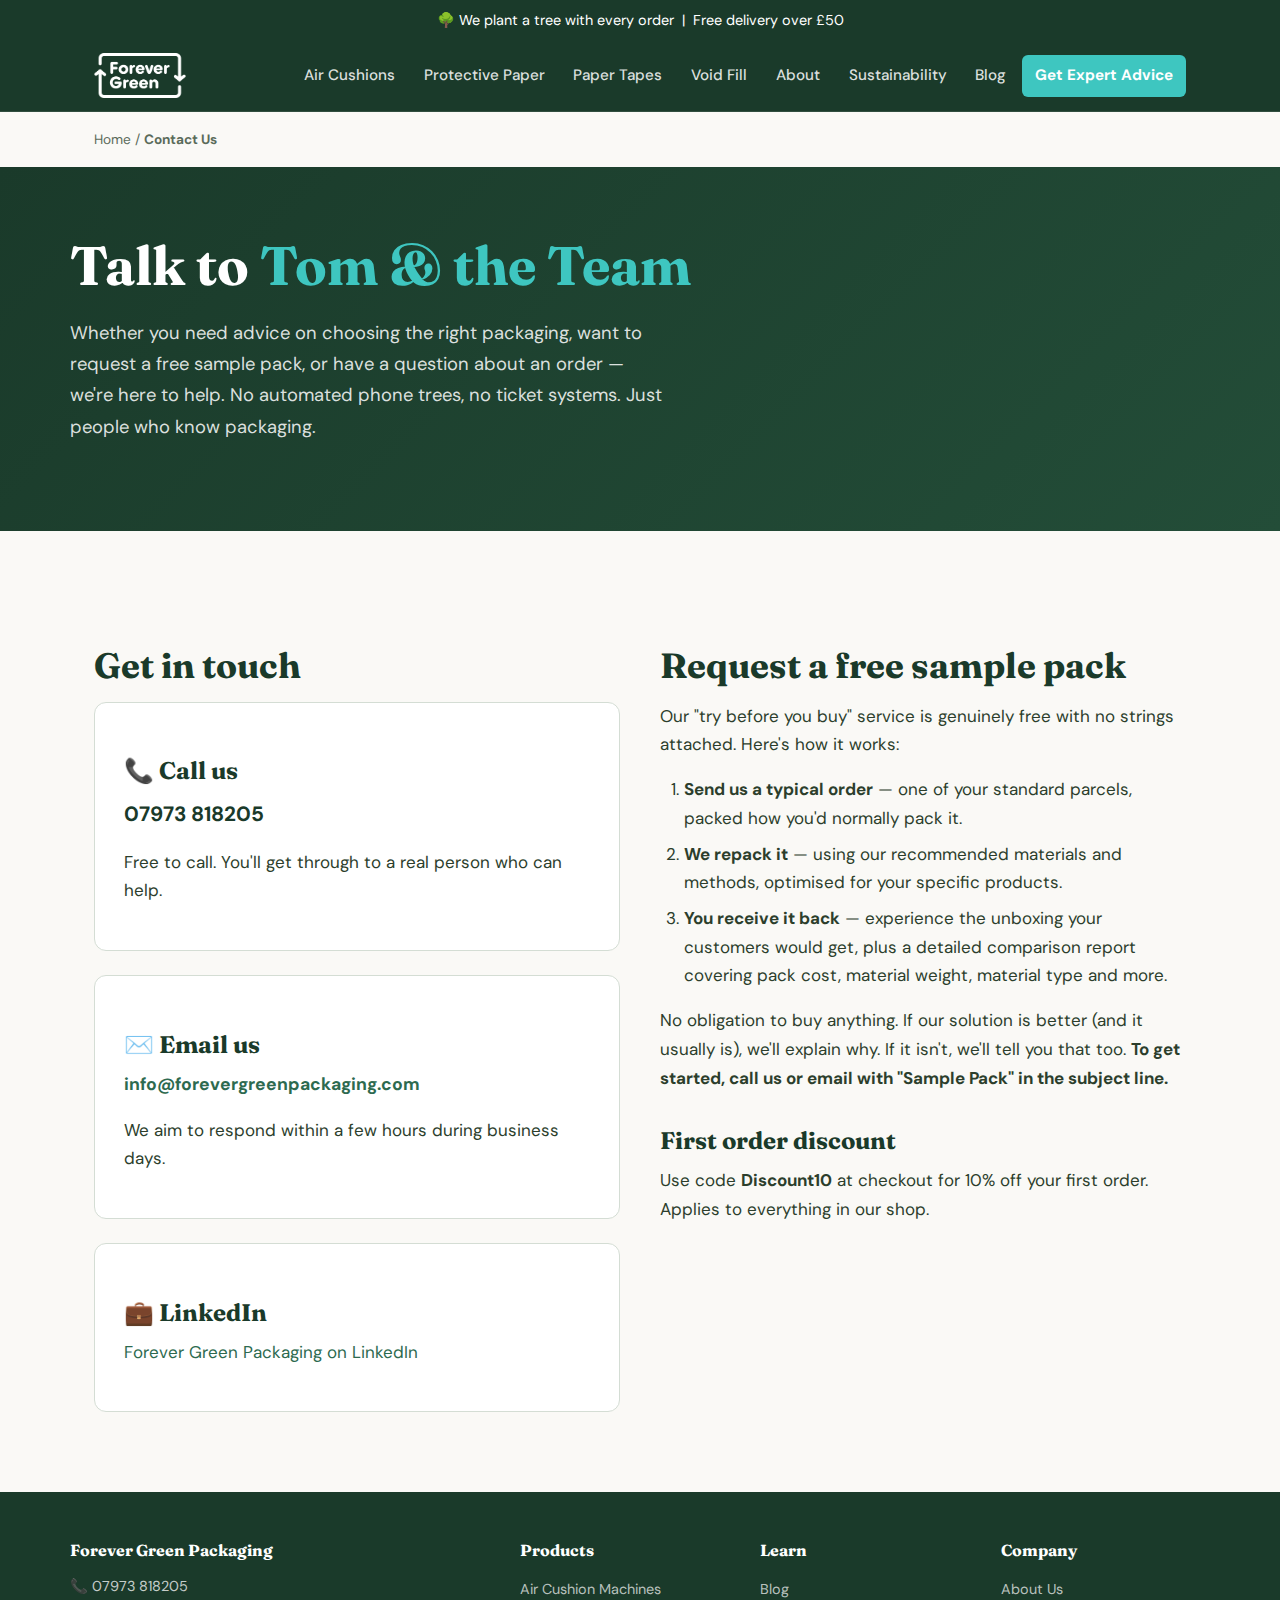
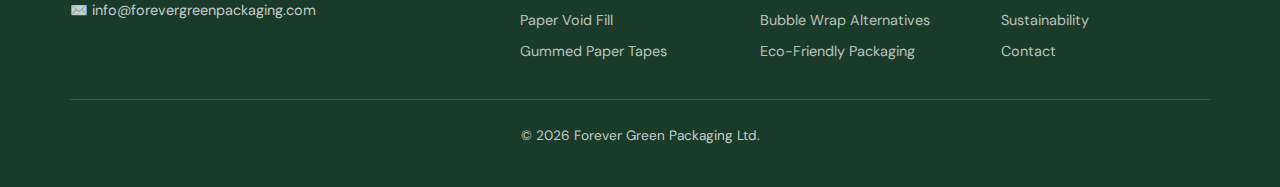
<file: contact.html>
<!DOCTYPE html>
<html lang="en-GB">
<head>
  <meta charset="UTF-8">
  <meta name="viewport" content="width=device-width, initial-scale=1.0">
  <title>Contact Forever Green Packaging | Get a Free Sample Pack | Talk to Tom</title>
  <meta name="description" content="Contact Forever Green Packaging for sustainable packaging advice, free samples or product enquiries. Call 07973 818205 or email info@forevergreenpackaging.com. Personal service from Tom & the team.">
  <link rel="stylesheet" href="style.css">
</head>
<body>
<div class="announce-bar">🌳 We plant a tree with every order &nbsp;|&nbsp; Free delivery over £50</div>
<header><div class="nav-wrap"><a href="index.html" class="logo"><img src="logo_transparent_bg.png" alt="Forever Green Packaging" height="45"></a><nav><a href="air-cushions.html">Air Cushions</a><a href="protective-paper.html">Protective Paper</a><a href="tapes.html">Paper Tapes</a><a href="void-fill-packaging.html">Void Fill</a><a href="about.html">About</a><a href="sustainability.html">Sustainability</a><a href="blog.html">Blog</a><a href="consulting.html" class="nav-cta">Get Expert Advice</a></nav></div></header>

<div class="breadcrumbs"><a href="index.html">Home</a> / <strong>Contact Us</strong></div>

<section class="hero"><div class="hero-inner">
  <h1>Talk to <span class="accent">Tom & the Team</span></h1>
  <p>Whether you need advice on choosing the right packaging, want to request a free sample pack, or have a question about an order — we're here to help. No automated phone trees, no ticket systems. Just people who know packaging.</p>
</div></section>

<div class="seo-content">
  <div class="content-cols">
    <div>
      <h2>Get in touch</h2>
      <div class="feature-box" style="margin-bottom:1.5rem;">
        <h3>📞 Call us</h3>
        <p style="font-size:1.3rem; font-weight:700; color:var(--dk-green);">07973 818205</p>
        <p>Free to call. You'll get through to a real person who can help.</p>
      </div>
      <div class="feature-box" style="margin-bottom:1.5rem;">
        <h3>✉️ Email us</h3>
        <p style="font-size:1.1rem; font-weight:700;"><a href="mailto:info@forevergreenpackaging.com">info@forevergreenpackaging.com</a></p>
        <p>We aim to respond within a few hours during business days.</p>
      </div>
      <div class="feature-box">
        <h3>💼 LinkedIn</h3>
        <p><a href="https://www.linkedin.com/company/forever-green-packaging/">Forever Green Packaging on LinkedIn</a></p>
      </div>
    </div>
    <div>
      <h2>Request a free sample pack</h2>
      <p>Our "try before you buy" service is genuinely free with no strings attached. Here's how it works:</p>
      <ol>
        <li><strong>Send us a typical order</strong> — one of your standard parcels, packed how you'd normally pack it.</li>
        <li><strong>We repack it</strong> — using our recommended materials and methods, optimised for your specific products.</li>
        <li><strong>You receive it back</strong> — experience the unboxing your customers would get, plus a detailed comparison report covering pack cost, material weight, material type and more.</li>
      </ol>
      <p>No obligation to buy anything. If our solution is better (and it usually is), we'll explain why. If it isn't, we'll tell you that too. <strong>To get started, call us or email with "Sample Pack" in the subject line.</strong></p>

      <h3 style="margin-top:2rem;">First order discount</h3>
      <p>Use code <strong>Discount10</strong> at checkout for 10% off your first order. Applies to everything in our shop.</p>
    </div>
  </div>
</div>

<footer><div class="footer-inner"><div><h4>Forever Green Packaging</h4><p style="font-size:0.9rem;">📞 07973 818205<br>✉️ info@forevergreenpackaging.com</p></div><div><h4>Products</h4><a href="air-cushions.html">Air Cushion Machines</a><a href="protective-paper.html">Paper Void Fill</a><a href="tapes.html">Gummed Paper Tapes</a></div><div><h4>Learn</h4><a href="blog.html">Blog</a><a href="bubble-wrap-alternative.html">Bubble Wrap Alternatives</a><a href="eco-friendly-packaging.html">Eco-Friendly Packaging</a></div><div><h4>Company</h4><a href="about.html">About Us</a><a href="sustainability.html">Sustainability</a><a href="contact.html">Contact</a></div></div><div class="footer-bottom"><p>© 2026 Forever Green Packaging Ltd.</p></div></footer>
</body></html>
</file>
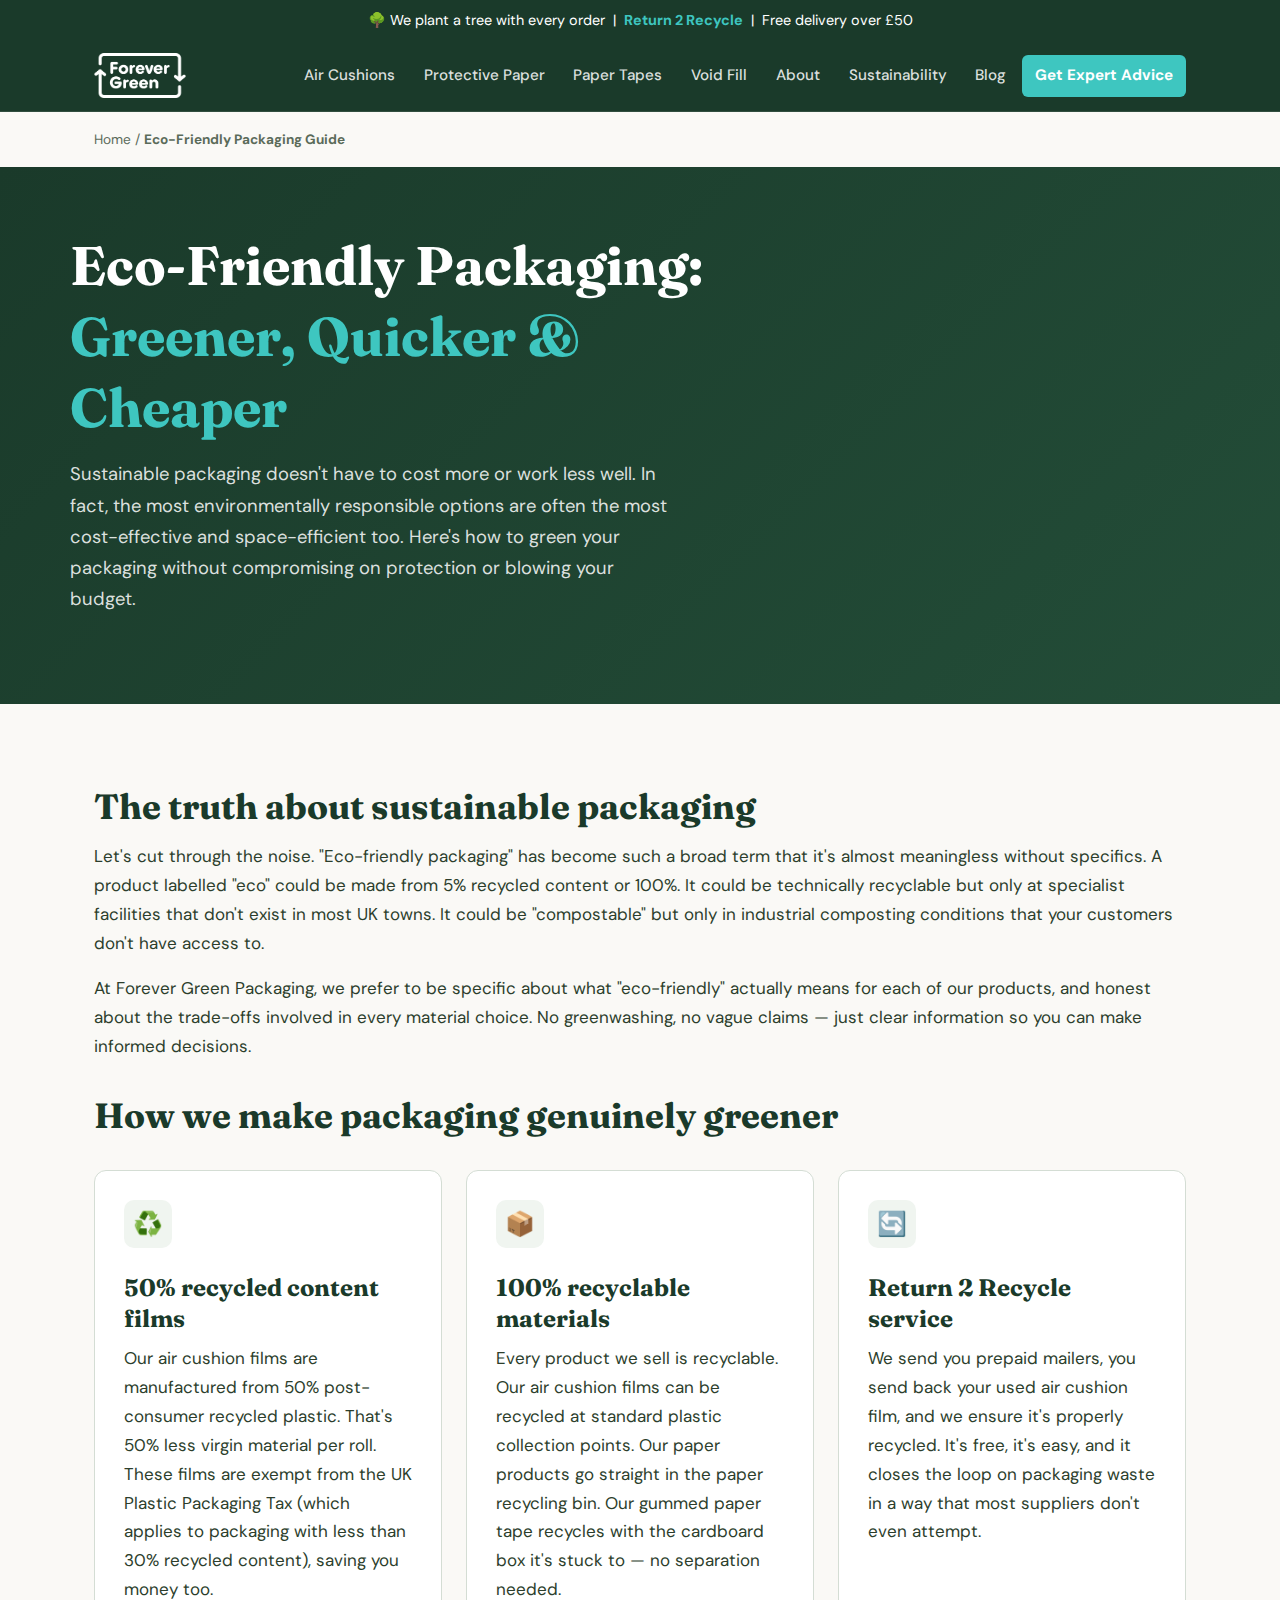
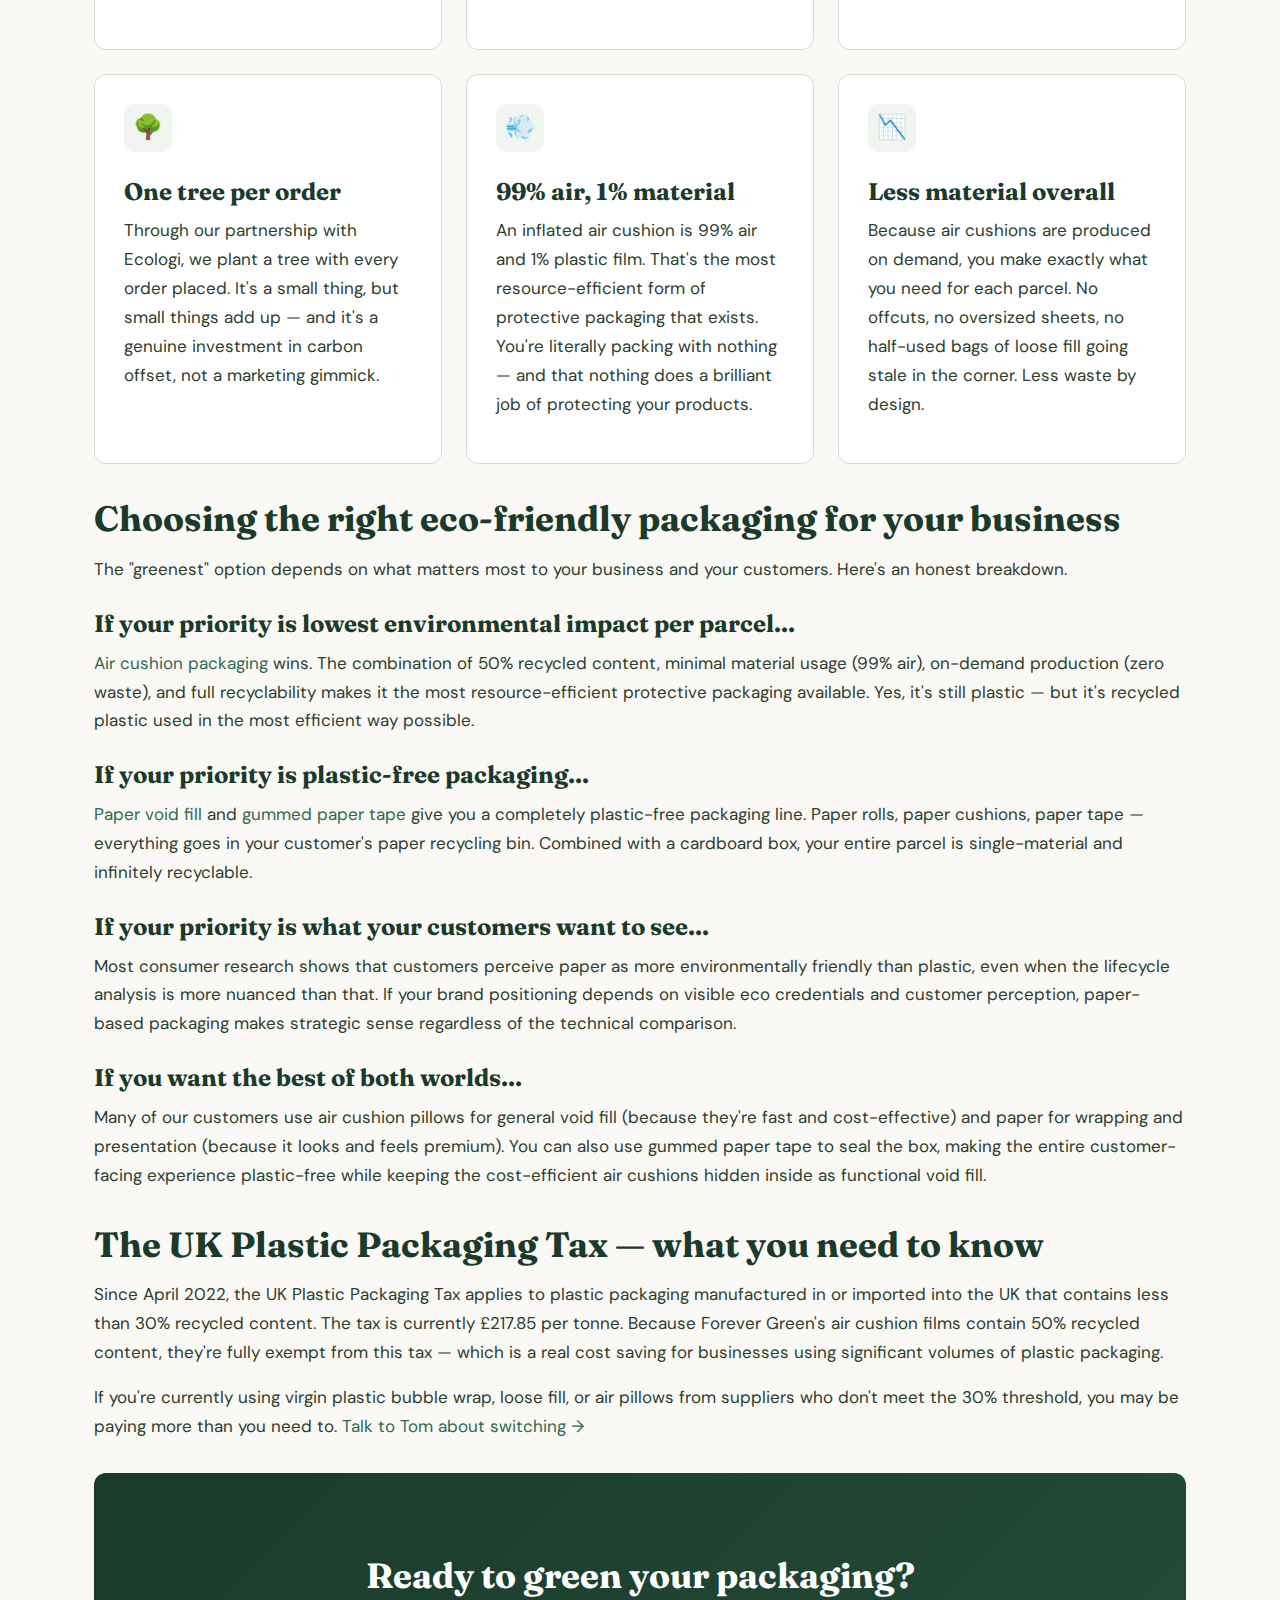
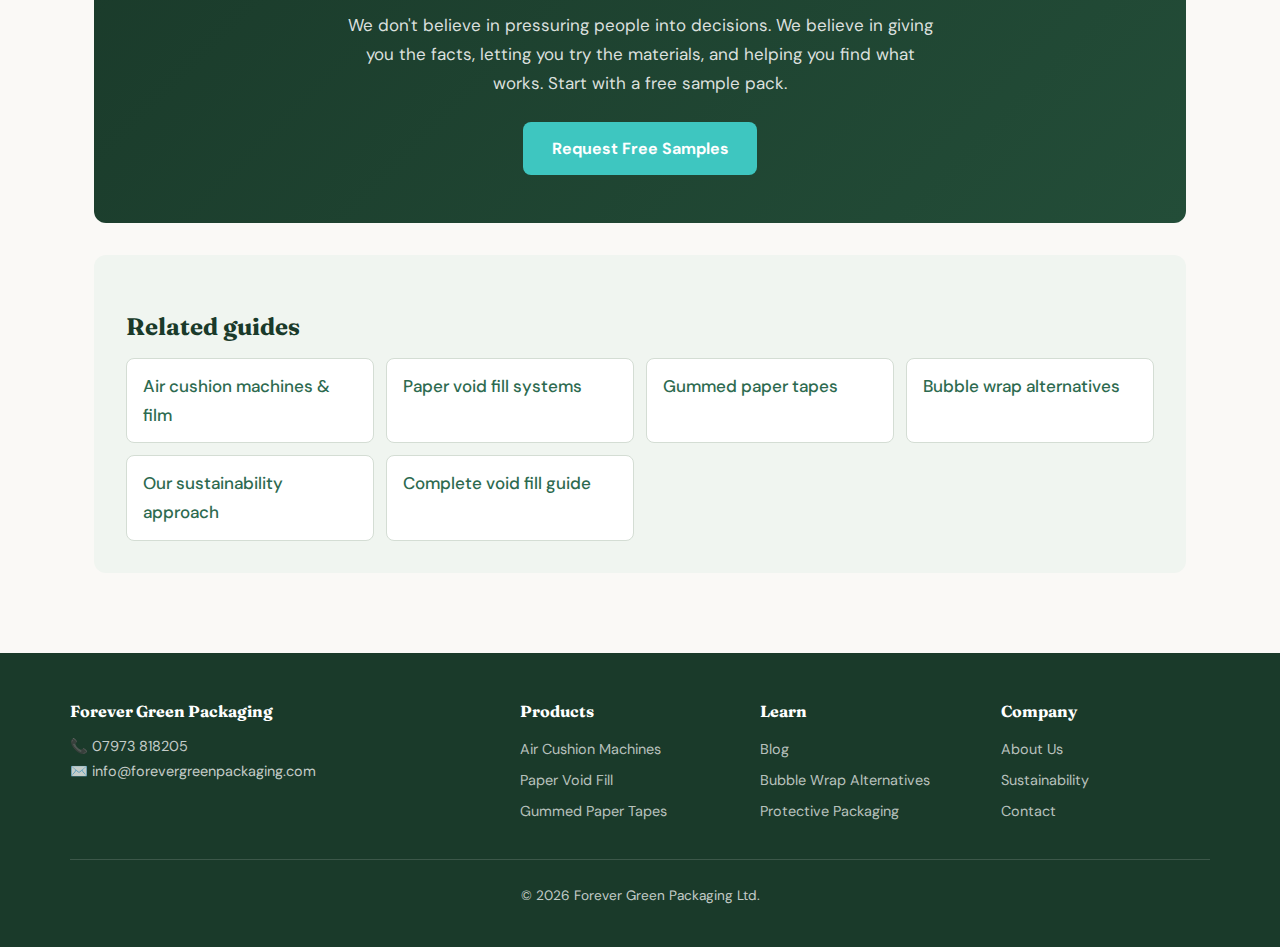
<file: eco-friendly-packaging.html>
<!DOCTYPE html>
<html lang="en-GB">
<head>
  <meta charset="UTF-8">
  <meta name="viewport" content="width=device-width, initial-scale=1.0">
  <title>Eco-Friendly Packaging Solutions | Sustainable Packaging for UK Businesses | Forever Green Packaging</title>
  <meta name="description" content="Eco-friendly packaging that's also cheaper and more efficient. Recycled air cushion film, paper void fill, gummed paper tape. 50% recycled content, Return 2 Recycle service. Free samples.">
  <link rel="stylesheet" href="style.css">
</head>
<body>
<div class="announce-bar">🌳 We plant a tree with every order &nbsp;|&nbsp; <a href="sustainability.html">Return 2 Recycle</a> &nbsp;|&nbsp; Free delivery over £50</div>
<header><div class="nav-wrap"><a href="index.html" class="logo"><img src="logo_transparent_bg.png" alt="Forever Green Packaging" height="45"></a><nav><a href="air-cushions.html">Air Cushions</a><a href="protective-paper.html">Protective Paper</a><a href="tapes.html">Paper Tapes</a><a href="void-fill-packaging.html">Void Fill</a><a href="about.html">About</a><a href="sustainability.html">Sustainability</a><a href="blog.html">Blog</a><a href="consulting.html" class="nav-cta">Get Expert Advice</a></nav></div></header>

<div class="breadcrumbs"><a href="index.html">Home</a> / <strong>Eco-Friendly Packaging Guide</strong></div>

<section class="hero"><div class="hero-inner">
  <h1>Eco-Friendly Packaging: <span class="accent">Greener, Quicker & Cheaper</span></h1>
  <p>Sustainable packaging doesn't have to cost more or work less well. In fact, the most environmentally responsible options are often the most cost-effective and space-efficient too. Here's how to green your packaging without compromising on protection or blowing your budget.</p>
</div></section>

<div class="seo-content">
  <h2>The truth about sustainable packaging</h2>
  <p>Let's cut through the noise. "Eco-friendly packaging" has become such a broad term that it's almost meaningless without specifics. A product labelled "eco" could be made from 5% recycled content or 100%. It could be technically recyclable but only at specialist facilities that don't exist in most UK towns. It could be "compostable" but only in industrial composting conditions that your customers don't have access to.</p>

  <p>At Forever Green Packaging, we prefer to be specific about what "eco-friendly" actually means for each of our products, and honest about the trade-offs involved in every material choice. No greenwashing, no vague claims — just clear information so you can make informed decisions.</p>

  <h2>How we make packaging genuinely greener</h2>

  <div class="feature-grid">
    <div class="feature-box">
      <div class="icon">♻️</div>
      <h3>50% recycled content films</h3>
      <p>Our air cushion films are manufactured from 50% post-consumer recycled plastic. That's 50% less virgin material per roll. These films are exempt from the UK Plastic Packaging Tax (which applies to packaging with less than 30% recycled content), saving you money too.</p>
    </div>
    <div class="feature-box">
      <div class="icon">📦</div>
      <h3>100% recyclable materials</h3>
      <p>Every product we sell is recyclable. Our air cushion films can be recycled at standard plastic collection points. Our paper products go straight in the paper recycling bin. Our gummed paper tape recycles with the cardboard box it's stuck to — no separation needed.</p>
    </div>
    <div class="feature-box">
      <div class="icon">🔄</div>
      <h3>Return 2 Recycle service</h3>
      <p>We send you prepaid mailers, you send back your used air cushion film, and we ensure it's properly recycled. It's free, it's easy, and it closes the loop on packaging waste in a way that most suppliers don't even attempt.</p>
    </div>
    <div class="feature-box">
      <div class="icon">🌳</div>
      <h3>One tree per order</h3>
      <p>Through our partnership with Ecologi, we plant a tree with every order placed. It's a small thing, but small things add up — and it's a genuine investment in carbon offset, not a marketing gimmick.</p>
    </div>
    <div class="feature-box">
      <div class="icon">💨</div>
      <h3>99% air, 1% material</h3>
      <p>An inflated air cushion is 99% air and 1% plastic film. That's the most resource-efficient form of protective packaging that exists. You're literally packing with nothing — and that nothing does a brilliant job of protecting your products.</p>
    </div>
    <div class="feature-box">
      <div class="icon">📉</div>
      <h3>Less material overall</h3>
      <p>Because air cushions are produced on demand, you make exactly what you need for each parcel. No offcuts, no oversized sheets, no half-used bags of loose fill going stale in the corner. Less waste by design.</p>
    </div>
  </div>

  <h2>Choosing the right eco-friendly packaging for your business</h2>
  <p>The "greenest" option depends on what matters most to your business and your customers. Here's an honest breakdown.</p>

  <h3>If your priority is lowest environmental impact per parcel...</h3>
  <p><a href="air-cushions.html">Air cushion packaging</a> wins. The combination of 50% recycled content, minimal material usage (99% air), on-demand production (zero waste), and full recyclability makes it the most resource-efficient protective packaging available. Yes, it's still plastic — but it's recycled plastic used in the most efficient way possible.</p>

  <h3>If your priority is plastic-free packaging...</h3>
  <p><a href="protective-paper.html">Paper void fill</a> and <a href="tapes.html">gummed paper tape</a> give you a completely plastic-free packaging line. Paper rolls, paper cushions, paper tape — everything goes in your customer's paper recycling bin. Combined with a cardboard box, your entire parcel is single-material and infinitely recyclable.</p>

  <h3>If your priority is what your customers want to see...</h3>
  <p>Most consumer research shows that customers perceive paper as more environmentally friendly than plastic, even when the lifecycle analysis is more nuanced than that. If your brand positioning depends on visible eco credentials and customer perception, paper-based packaging makes strategic sense regardless of the technical comparison.</p>

  <h3>If you want the best of both worlds...</h3>
  <p>Many of our customers use air cushion pillows for general void fill (because they're fast and cost-effective) and paper for wrapping and presentation (because it looks and feels premium). You can also use gummed paper tape to seal the box, making the entire customer-facing experience plastic-free while keeping the cost-efficient air cushions hidden inside as functional void fill.</p>

  <h2>The UK Plastic Packaging Tax — what you need to know</h2>
  <p>Since April 2022, the UK Plastic Packaging Tax applies to plastic packaging manufactured in or imported into the UK that contains less than 30% recycled content. The tax is currently £217.85 per tonne. Because Forever Green's air cushion films contain 50% recycled content, they're fully exempt from this tax — which is a real cost saving for businesses using significant volumes of plastic packaging.</p>

  <p>If you're currently using virgin plastic bubble wrap, loose fill, or air pillows from suppliers who don't meet the 30% threshold, you may be paying more than you need to. <a href="contact.html">Talk to Tom about switching →</a></p>

  <div class="cta-banner">
    <h2>Ready to green your packaging?</h2>
    <p>We don't believe in pressuring people into decisions. We believe in giving you the facts, letting you try the materials, and helping you find what works. Start with a free sample pack.</p>
    <a href="contact.html" class="btn btn-primary">Request Free Samples</a>
  </div>

  <div class="related-pages">
    <h3>Related guides</h3>
    <div class="related-links">
      <a href="air-cushions.html">Air cushion machines & film</a>
      <a href="protective-paper.html">Paper void fill systems</a>
      <a href="tapes.html">Gummed paper tapes</a>
      <a href="bubble-wrap-alternative.html">Bubble wrap alternatives</a>
      <a href="sustainability.html">Our sustainability approach</a>
      <a href="void-fill-packaging.html">Complete void fill guide</a>
    </div>
  </div>
</div>

<footer><div class="footer-inner"><div><h4>Forever Green Packaging</h4><p style="font-size:0.9rem;">📞 07973 818205<br>✉️ info@forevergreenpackaging.com</p></div><div><h4>Products</h4><a href="air-cushions.html">Air Cushion Machines</a><a href="protective-paper.html">Paper Void Fill</a><a href="tapes.html">Gummed Paper Tapes</a></div><div><h4>Learn</h4><a href="blog.html">Blog</a><a href="bubble-wrap-alternative.html">Bubble Wrap Alternatives</a><a href="protective-packaging.html">Protective Packaging</a></div><div><h4>Company</h4><a href="about.html">About Us</a><a href="sustainability.html">Sustainability</a><a href="contact.html">Contact</a></div></div><div class="footer-bottom"><p>© 2026 Forever Green Packaging Ltd.</p></div></footer>
</body></html>
</file>
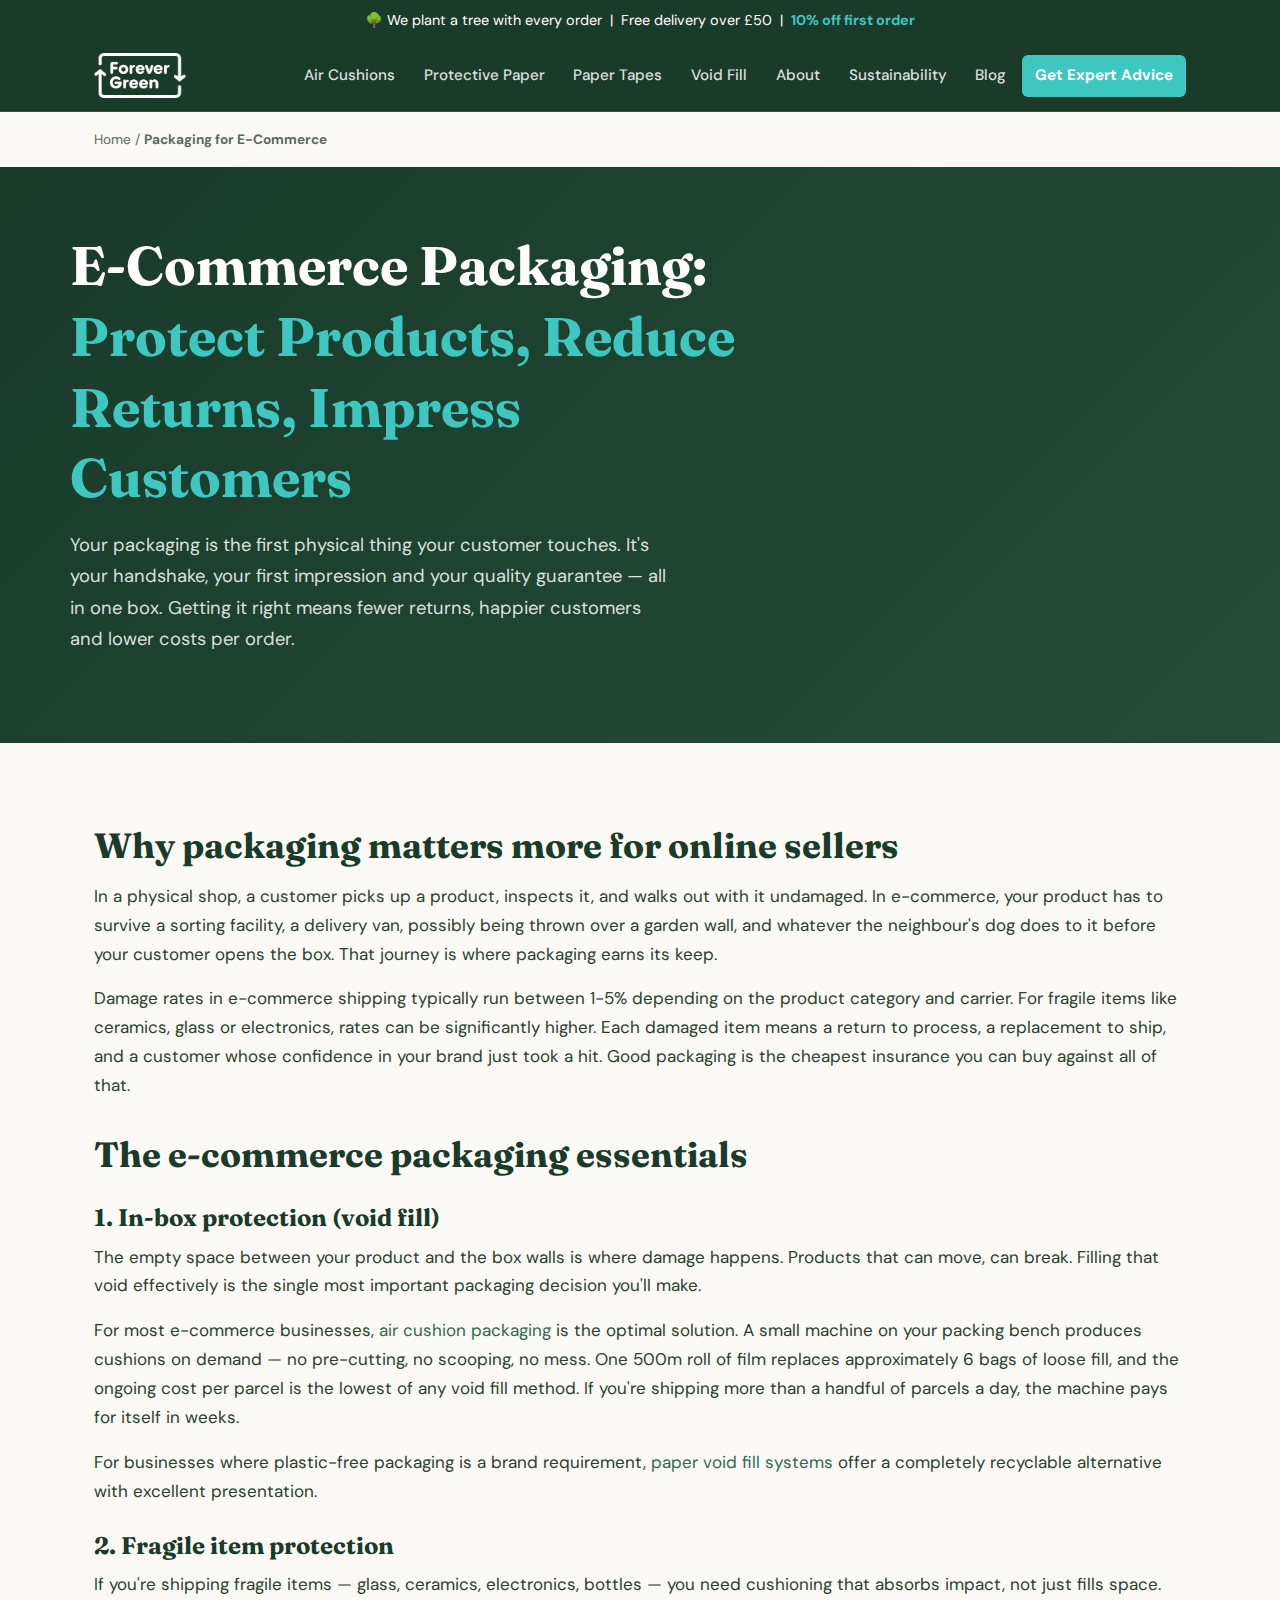
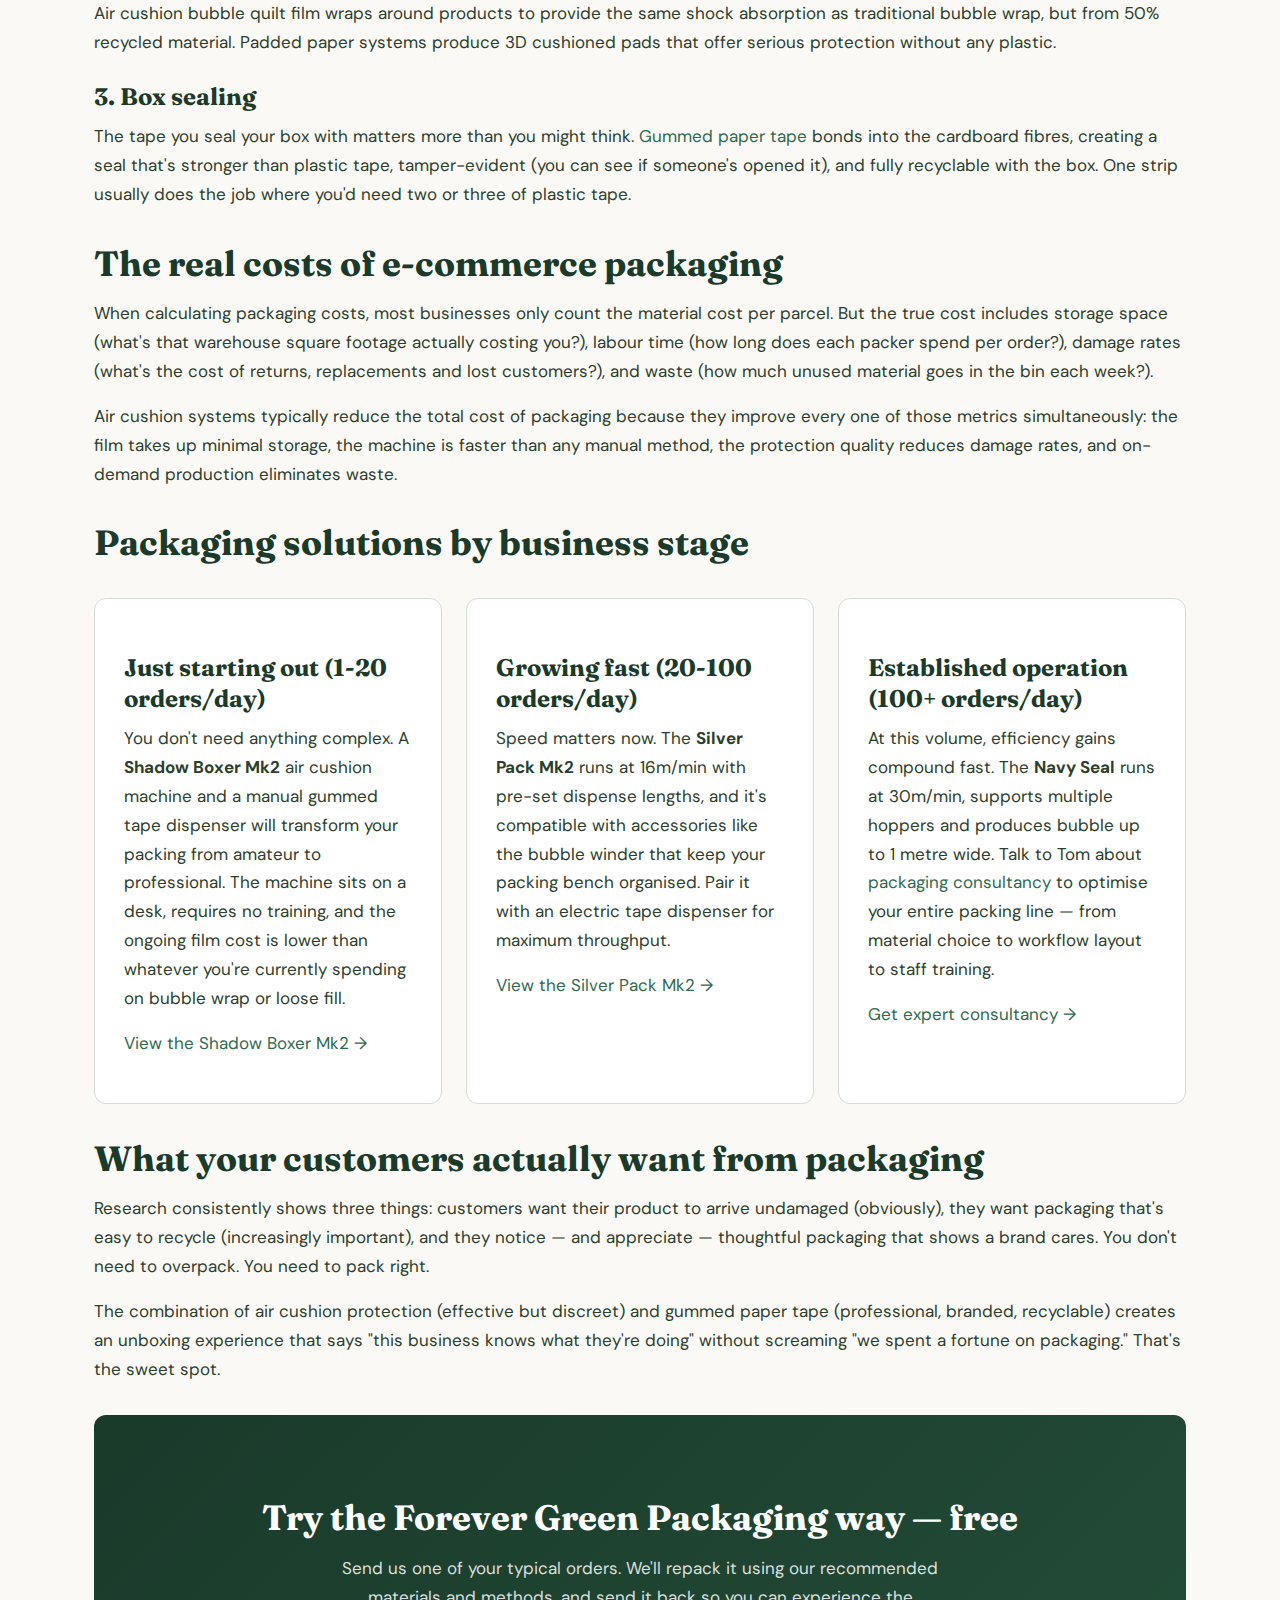
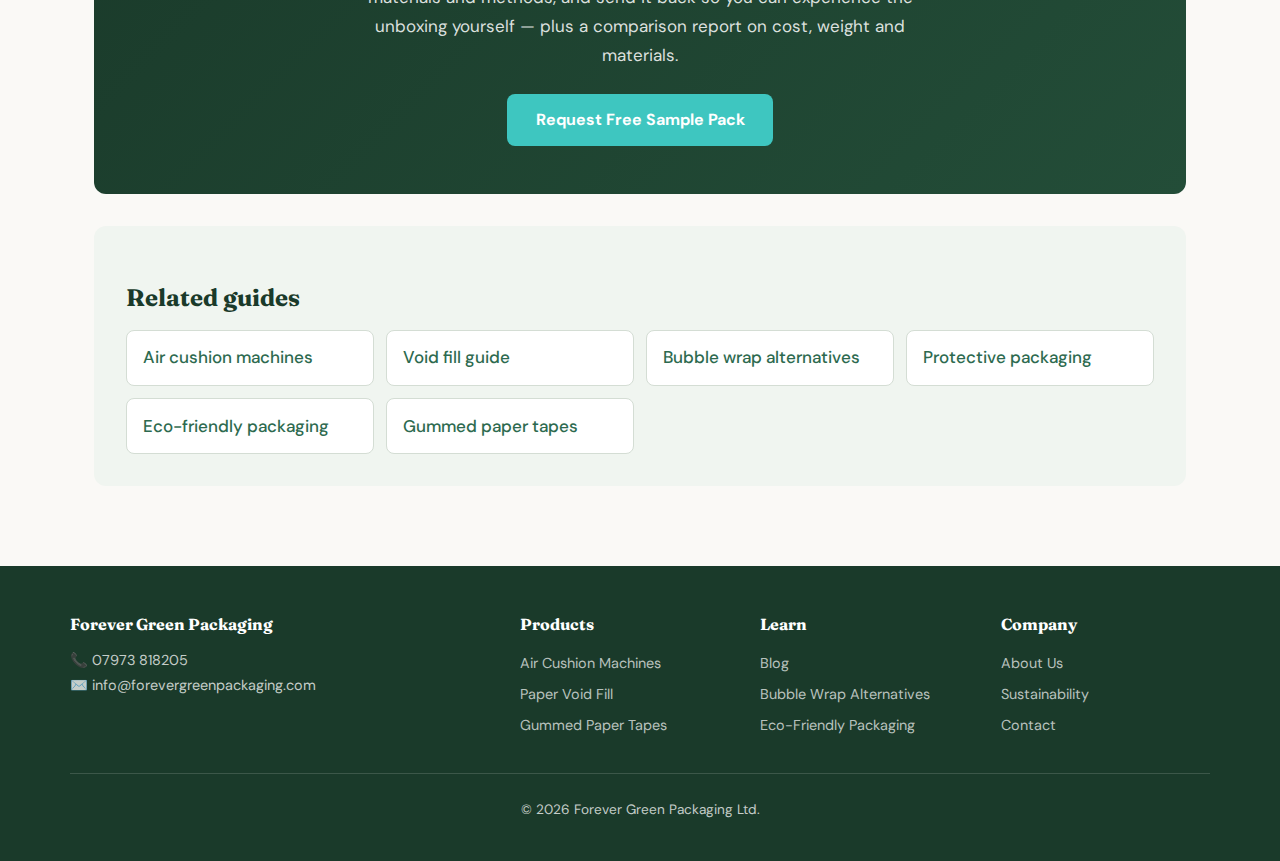
<file: packaging-for-ecommerce.html>
<!DOCTYPE html>
<html lang="en-GB">
<head>
  <meta charset="UTF-8">
  <meta name="viewport" content="width=device-width, initial-scale=1.0">
  <title>Packaging for E-Commerce Businesses | Protective Packaging Solutions | Forever Green Packaging</title>
  <meta name="description" content="Complete e-commerce packaging guide for UK online sellers. Air cushion machines, paper void fill & gummed tapes that protect products, reduce returns and impress customers. No minimum orders. Affordable entry-level options available.">
  <link rel="stylesheet" href="style.css">
</head>
<body>
<div class="announce-bar">🌳 We plant a tree with every order &nbsp;|&nbsp; Free delivery over £50 &nbsp;|&nbsp; <a href="contact.html">10% off first order</a></div>
<header><div class="nav-wrap"><a href="index.html" class="logo"><img src="logo_transparent_bg.png" alt="Forever Green Packaging" height="45"></a><nav><a href="air-cushions.html">Air Cushions</a><a href="protective-paper.html">Protective Paper</a><a href="tapes.html">Paper Tapes</a><a href="void-fill-packaging.html">Void Fill</a><a href="about.html">About</a><a href="sustainability.html">Sustainability</a><a href="blog.html">Blog</a><a href="consulting.html" class="nav-cta">Get Expert Advice</a></nav></div></header>

<div class="breadcrumbs"><a href="index.html">Home</a> / <strong>Packaging for E-Commerce</strong></div>

<section class="hero"><div class="hero-inner">
  <h1>E-Commerce Packaging: <span class="accent">Protect Products, Reduce Returns, Impress Customers</span></h1>
  <p>Your packaging is the first physical thing your customer touches. It's your handshake, your first impression and your quality guarantee — all in one box. Getting it right means fewer returns, happier customers and lower costs per order.</p>
</div></section>

<div class="seo-content">
  <h2>Why packaging matters more for online sellers</h2>
  <p>In a physical shop, a customer picks up a product, inspects it, and walks out with it undamaged. In e-commerce, your product has to survive a sorting facility, a delivery van, possibly being thrown over a garden wall, and whatever the neighbour's dog does to it before your customer opens the box. That journey is where packaging earns its keep.</p>

  <p>Damage rates in e-commerce shipping typically run between 1-5% depending on the product category and carrier. For fragile items like ceramics, glass or electronics, rates can be significantly higher. Each damaged item means a return to process, a replacement to ship, and a customer whose confidence in your brand just took a hit. Good packaging is the cheapest insurance you can buy against all of that.</p>

  <h2>The e-commerce packaging essentials</h2>

  <h3>1. In-box protection (void fill)</h3>
  <p>The empty space between your product and the box walls is where damage happens. Products that can move, can break. Filling that void effectively is the single most important packaging decision you'll make.</p>
  <p>For most e-commerce businesses, <a href="air-cushions.html">air cushion packaging</a> is the optimal solution. A small machine on your packing bench produces cushions on demand — no pre-cutting, no scooping, no mess. One 500m roll of film replaces approximately 6 bags of loose fill, and the ongoing cost per parcel is the lowest of any void fill method. If you're shipping more than a handful of parcels a day, the machine pays for itself in weeks.</p>
  <p>For businesses where plastic-free packaging is a brand requirement, <a href="protective-paper.html">paper void fill systems</a> offer a completely recyclable alternative with excellent presentation.</p>

  <h3>2. Fragile item protection</h3>
  <p>If you're shipping fragile items — glass, ceramics, electronics, bottles — you need cushioning that absorbs impact, not just fills space. Air cushion bubble quilt film wraps around products to provide the same shock absorption as traditional bubble wrap, but from 50% recycled material. Padded paper systems produce 3D cushioned pads that offer serious protection without any plastic.</p>

  <h3>3. Box sealing</h3>
  <p>The tape you seal your box with matters more than you might think. <a href="tapes.html">Gummed paper tape</a> bonds into the cardboard fibres, creating a seal that's stronger than plastic tape, tamper-evident (you can see if someone's opened it), and fully recyclable with the box. One strip usually does the job where you'd need two or three of plastic tape.</p>

  <h2>The real costs of e-commerce packaging</h2>
  <p>When calculating packaging costs, most businesses only count the material cost per parcel. But the true cost includes storage space (what's that warehouse square footage actually costing you?), labour time (how long does each packer spend per order?), damage rates (what's the cost of returns, replacements and lost customers?), and waste (how much unused material goes in the bin each week?).</p>

  <p>Air cushion systems typically reduce the total cost of packaging because they improve every one of those metrics simultaneously: the film takes up minimal storage, the machine is faster than any manual method, the protection quality reduces damage rates, and on-demand production eliminates waste.</p>

  <h2>Packaging solutions by business stage</h2>

  <div class="feature-grid">
    <div class="feature-box">
      <h3>Just starting out (1-20 orders/day)</h3>
      <p>You don't need anything complex. A <strong>Shadow Boxer Mk2</strong> air cushion machine and a manual gummed tape dispenser will transform your packing from amateur to professional. The machine sits on a desk, requires no training, and the ongoing film cost is lower than whatever you're currently spending on bubble wrap or loose fill.</p>
      <p><a href="air-cushions.html">View the Shadow Boxer Mk2 →</a></p>
    </div>
    <div class="feature-box">
      <h3>Growing fast (20-100 orders/day)</h3>
      <p>Speed matters now. The <strong>Silver Pack Mk2</strong> runs at 16m/min with pre-set dispense lengths, and it's compatible with accessories like the bubble winder that keep your packing bench organised. Pair it with an electric tape dispenser for maximum throughput.</p>
      <p><a href="air-cushions.html">View the Silver Pack Mk2 →</a></p>
    </div>
    <div class="feature-box">
      <h3>Established operation (100+ orders/day)</h3>
      <p>At this volume, efficiency gains compound fast. The <strong>Navy Seal</strong> runs at 30m/min, supports multiple hoppers and produces bubble up to 1 metre wide. Talk to Tom about <a href="consulting.html">packaging consultancy</a> to optimise your entire packing line — from material choice to workflow layout to staff training.</p>
      <p><a href="consulting.html">Get expert consultancy →</a></p>
    </div>
  </div>

  <h2>What your customers actually want from packaging</h2>
  <p>Research consistently shows three things: customers want their product to arrive undamaged (obviously), they want packaging that's easy to recycle (increasingly important), and they notice — and appreciate — thoughtful packaging that shows a brand cares. You don't need to overpack. You need to pack right.</p>

  <p>The combination of air cushion protection (effective but discreet) and gummed paper tape (professional, branded, recyclable) creates an unboxing experience that says "this business knows what they're doing" without screaming "we spent a fortune on packaging." That's the sweet spot.</p>

  <div class="cta-banner">
    <h2>Try the Forever Green Packaging way — free</h2>
    <p>Send us one of your typical orders. We'll repack it using our recommended materials and methods, and send it back so you can experience the unboxing yourself — plus a comparison report on cost, weight and materials.</p>
    <a href="contact.html" class="btn btn-primary">Request Free Sample Pack</a>
  </div>

  <div class="related-pages">
    <h3>Related guides</h3>
    <div class="related-links">
      <a href="air-cushions.html">Air cushion machines</a>
      <a href="void-fill-packaging.html">Void fill guide</a>
      <a href="bubble-wrap-alternative.html">Bubble wrap alternatives</a>
      <a href="protective-packaging.html">Protective packaging</a>
      <a href="eco-friendly-packaging.html">Eco-friendly packaging</a>
      <a href="tapes.html">Gummed paper tapes</a>
    </div>
  </div>
</div>

<footer><div class="footer-inner"><div><h4>Forever Green Packaging</h4><p style="font-size:0.9rem;">📞 07973 818205<br>✉️ info@forevergreenpackaging.com</p></div><div><h4>Products</h4><a href="air-cushions.html">Air Cushion Machines</a><a href="protective-paper.html">Paper Void Fill</a><a href="tapes.html">Gummed Paper Tapes</a></div><div><h4>Learn</h4><a href="blog.html">Blog</a><a href="bubble-wrap-alternative.html">Bubble Wrap Alternatives</a><a href="eco-friendly-packaging.html">Eco-Friendly Packaging</a></div><div><h4>Company</h4><a href="about.html">About Us</a><a href="sustainability.html">Sustainability</a><a href="contact.html">Contact</a></div></div><div class="footer-bottom"><p>© 2026 Forever Green Packaging Ltd.</p></div></footer>
</body></html>
</file>
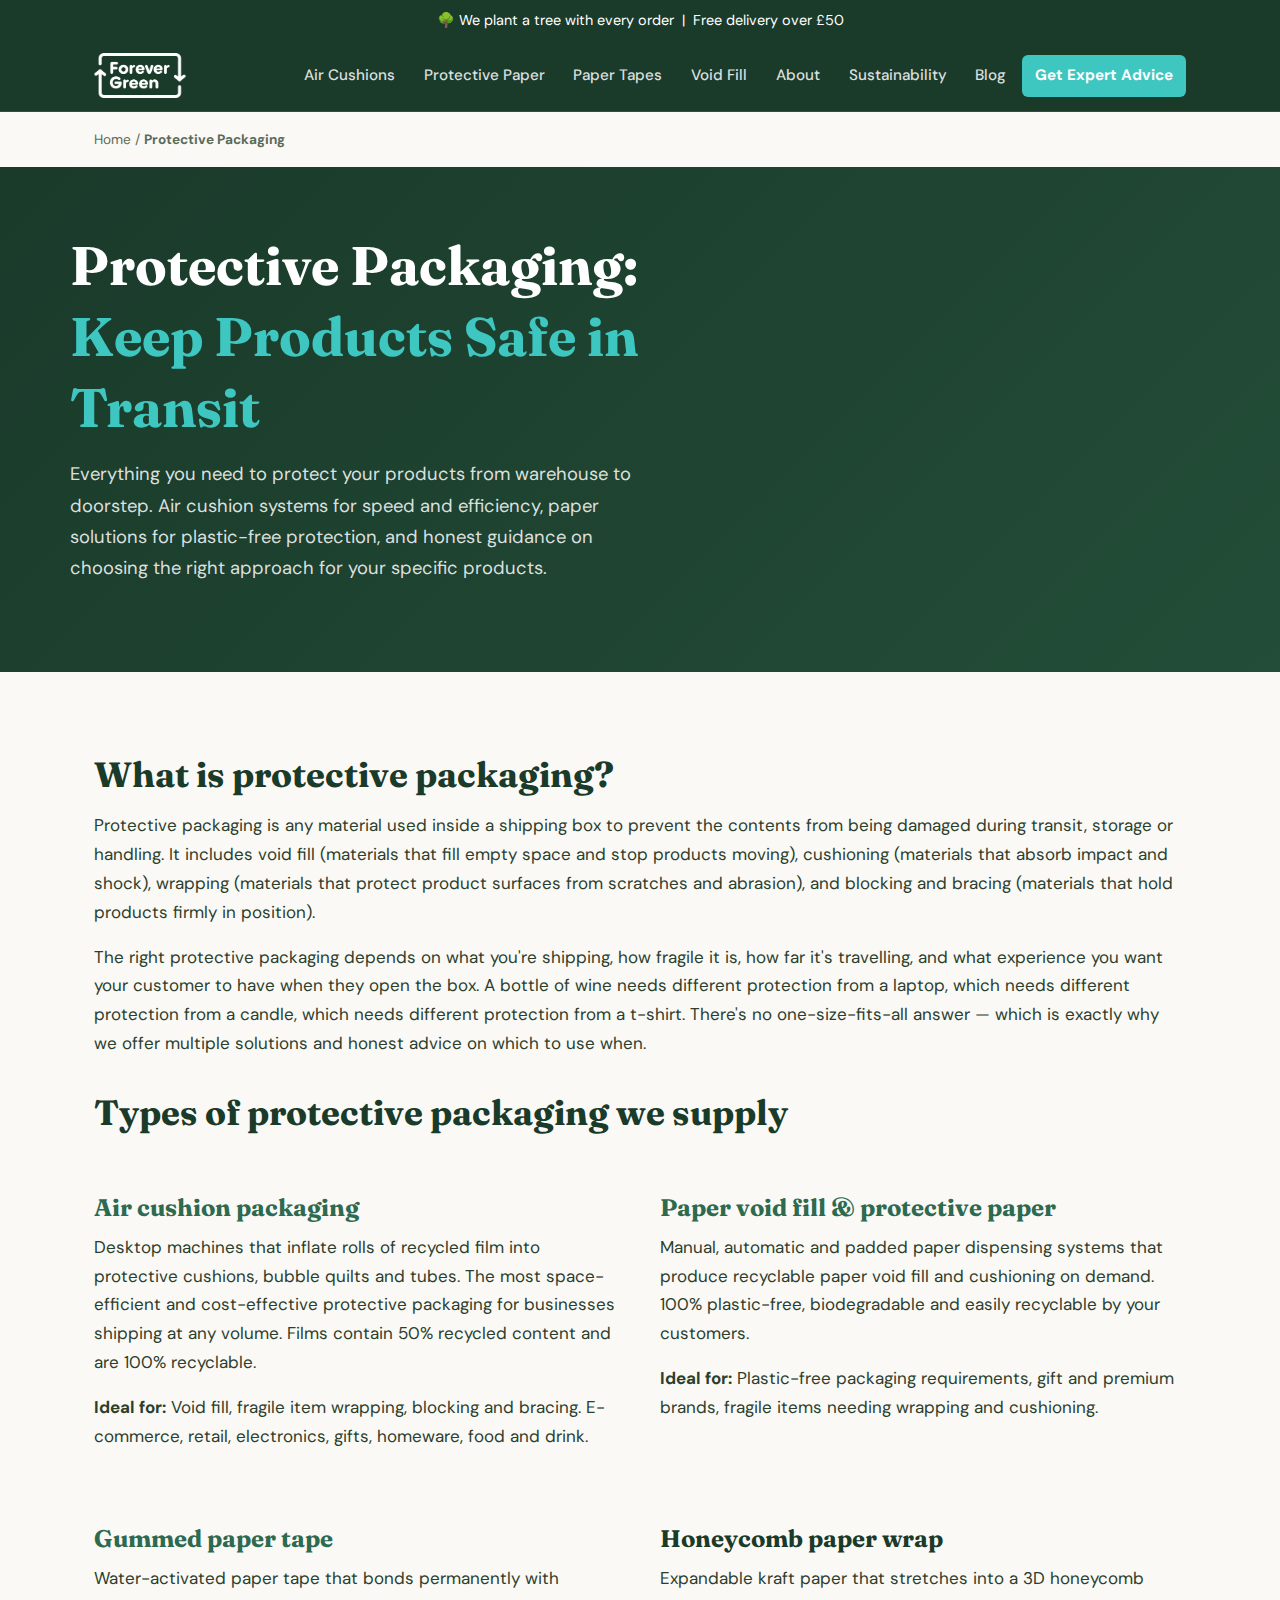
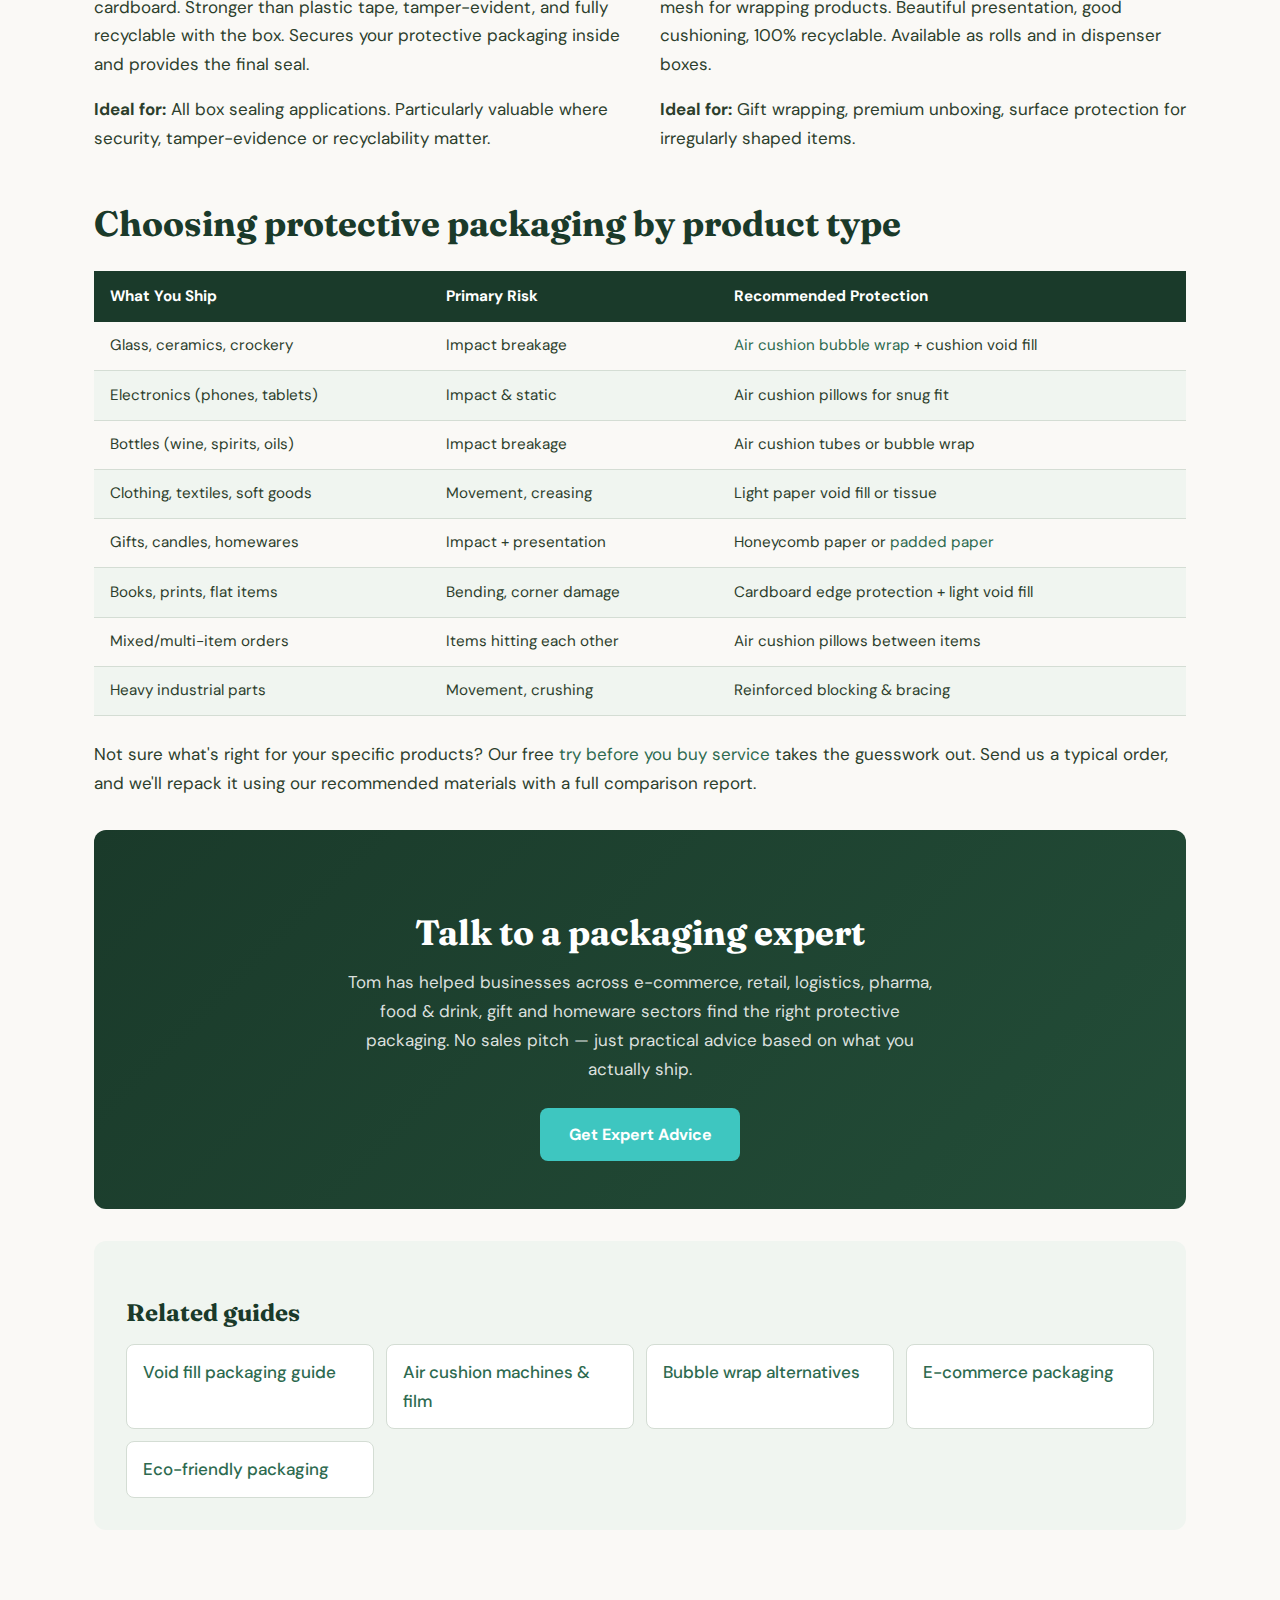
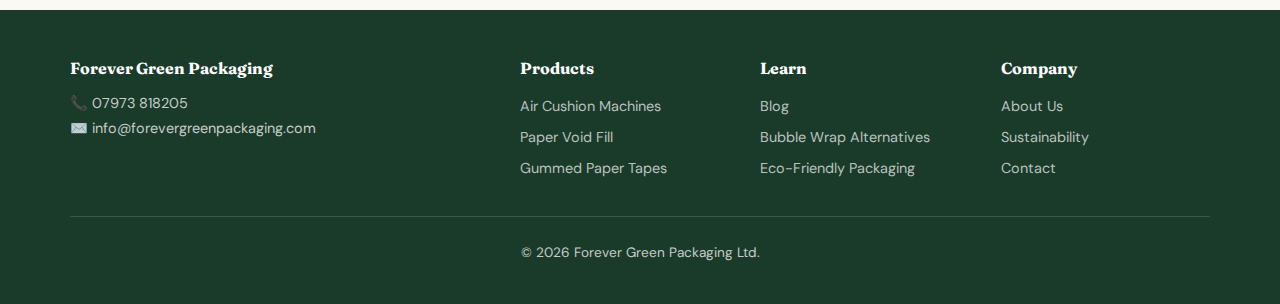
<file: protective-packaging.html>
<!DOCTYPE html>
<html lang="en-GB">
<head>
  <meta charset="UTF-8">
  <meta name="viewport" content="width=device-width, initial-scale=1.0">
  <title>Protective Packaging Solutions | In-Box Protection for UK Businesses | Forever Green Packaging</title>
  <meta name="description" content="Protective packaging for shipping fragile and valuable products. Air cushions, paper void fill, bubble wrap alternatives & gummed tapes. Reduce damage rates and returns. Free samples available.">
  <link rel="stylesheet" href="style.css">
</head>
<body>
<div class="announce-bar">🌳 We plant a tree with every order &nbsp;|&nbsp; Free delivery over £50</div>
<header><div class="nav-wrap"><a href="index.html" class="logo"><img src="logo_transparent_bg.png" alt="Forever Green Packaging" height="45"></a><nav><a href="air-cushions.html">Air Cushions</a><a href="protective-paper.html">Protective Paper</a><a href="tapes.html">Paper Tapes</a><a href="void-fill-packaging.html">Void Fill</a><a href="about.html">About</a><a href="sustainability.html">Sustainability</a><a href="blog.html">Blog</a><a href="consulting.html" class="nav-cta">Get Expert Advice</a></nav></div></header>

<div class="breadcrumbs"><a href="index.html">Home</a> / <strong>Protective Packaging</strong></div>

<section class="hero"><div class="hero-inner">
  <h1>Protective Packaging: <span class="accent">Keep Products Safe in Transit</span></h1>
  <p>Everything you need to protect your products from warehouse to doorstep. Air cushion systems for speed and efficiency, paper solutions for plastic-free protection, and honest guidance on choosing the right approach for your specific products.</p>
</div></section>

<div class="seo-content">
  <h2>What is protective packaging?</h2>
  <p>Protective packaging is any material used inside a shipping box to prevent the contents from being damaged during transit, storage or handling. It includes void fill (materials that fill empty space and stop products moving), cushioning (materials that absorb impact and shock), wrapping (materials that protect product surfaces from scratches and abrasion), and blocking and bracing (materials that hold products firmly in position).</p>

  <p>The right protective packaging depends on what you're shipping, how fragile it is, how far it's travelling, and what experience you want your customer to have when they open the box. A bottle of wine needs different protection from a laptop, which needs different protection from a candle, which needs different protection from a t-shirt. There's no one-size-fits-all answer — which is exactly why we offer multiple solutions and honest advice on which to use when.</p>

  <h2>Types of protective packaging we supply</h2>

  <div class="content-cols">
    <div>
      <h3><a href="air-cushions.html">Air cushion packaging</a></h3>
      <p>Desktop machines that inflate rolls of recycled film into protective cushions, bubble quilts and tubes. The most space-efficient and cost-effective protective packaging for businesses shipping at any volume. Films contain 50% recycled content and are 100% recyclable.</p>
      <p><strong>Ideal for:</strong> Void fill, fragile item wrapping, blocking and bracing. E-commerce, retail, electronics, gifts, homeware, food and drink.</p>
    </div>
    <div>
      <h3><a href="protective-paper.html">Paper void fill & protective paper</a></h3>
      <p>Manual, automatic and padded paper dispensing systems that produce recyclable paper void fill and cushioning on demand. 100% plastic-free, biodegradable and easily recyclable by your customers.</p>
      <p><strong>Ideal for:</strong> Plastic-free packaging requirements, gift and premium brands, fragile items needing wrapping and cushioning.</p>
    </div>
  </div>

  <div class="content-cols">
    <div>
      <h3><a href="tapes.html">Gummed paper tape</a></h3>
      <p>Water-activated paper tape that bonds permanently with cardboard. Stronger than plastic tape, tamper-evident, and fully recyclable with the box. Secures your protective packaging inside and provides the final seal.</p>
      <p><strong>Ideal for:</strong> All box sealing applications. Particularly valuable where security, tamper-evidence or recyclability matter.</p>
    </div>
    <div>
      <h3>Honeycomb paper wrap</h3>
      <p>Expandable kraft paper that stretches into a 3D honeycomb mesh for wrapping products. Beautiful presentation, good cushioning, 100% recyclable. Available as rolls and in dispenser boxes.</p>
      <p><strong>Ideal for:</strong> Gift wrapping, premium unboxing, surface protection for irregularly shaped items.</p>
    </div>
  </div>

  <h2>Choosing protective packaging by product type</h2>
  <table class="compare-table">
    <thead><tr><th>What You Ship</th><th>Primary Risk</th><th>Recommended Protection</th></tr></thead>
    <tbody>
      <tr><td>Glass, ceramics, crockery</td><td>Impact breakage</td><td><a href="air-cushions.html">Air cushion bubble wrap</a> + cushion void fill</td></tr>
      <tr><td>Electronics (phones, tablets)</td><td>Impact & static</td><td>Air cushion pillows for snug fit</td></tr>
      <tr><td>Bottles (wine, spirits, oils)</td><td>Impact breakage</td><td>Air cushion tubes or bubble wrap</td></tr>
      <tr><td>Clothing, textiles, soft goods</td><td>Movement, creasing</td><td>Light paper void fill or tissue</td></tr>
      <tr><td>Gifts, candles, homewares</td><td>Impact + presentation</td><td>Honeycomb paper or <a href="protective-paper.html">padded paper</a></td></tr>
      <tr><td>Books, prints, flat items</td><td>Bending, corner damage</td><td>Cardboard edge protection + light void fill</td></tr>
      <tr><td>Mixed/multi-item orders</td><td>Items hitting each other</td><td>Air cushion pillows between items</td></tr>
      <tr><td>Heavy industrial parts</td><td>Movement, crushing</td><td>Reinforced blocking & bracing</td></tr>
    </tbody>
  </table>

  <p>Not sure what's right for your specific products? Our free <a href="contact.html">try before you buy service</a> takes the guesswork out. Send us a typical order, and we'll repack it using our recommended materials with a full comparison report.</p>

  <div class="cta-banner">
    <h2>Talk to a packaging expert</h2>
    <p>Tom has helped businesses across e-commerce, retail, logistics, pharma, food & drink, gift and homeware sectors find the right protective packaging. No sales pitch — just practical advice based on what you actually ship.</p>
    <a href="consulting.html" class="btn btn-primary">Get Expert Advice</a>
  </div>

  <div class="related-pages">
    <h3>Related guides</h3>
    <div class="related-links">
      <a href="void-fill-packaging.html">Void fill packaging guide</a>
      <a href="air-cushions.html">Air cushion machines & film</a>
      <a href="bubble-wrap-alternative.html">Bubble wrap alternatives</a>
      <a href="packaging-for-ecommerce.html">E-commerce packaging</a>
      <a href="eco-friendly-packaging.html">Eco-friendly packaging</a>
    </div>
  </div>
</div>

<footer><div class="footer-inner"><div><h4>Forever Green Packaging</h4><p style="font-size:0.9rem;">📞 07973 818205<br>✉️ info@forevergreenpackaging.com</p></div><div><h4>Products</h4><a href="air-cushions.html">Air Cushion Machines</a><a href="protective-paper.html">Paper Void Fill</a><a href="tapes.html">Gummed Paper Tapes</a></div><div><h4>Learn</h4><a href="blog.html">Blog</a><a href="bubble-wrap-alternative.html">Bubble Wrap Alternatives</a><a href="eco-friendly-packaging.html">Eco-Friendly Packaging</a></div><div><h4>Company</h4><a href="about.html">About Us</a><a href="sustainability.html">Sustainability</a><a href="contact.html">Contact</a></div></div><div class="footer-bottom"><p>© 2026 Forever Green Packaging Ltd.</p></div></footer>
</body></html>
</file>
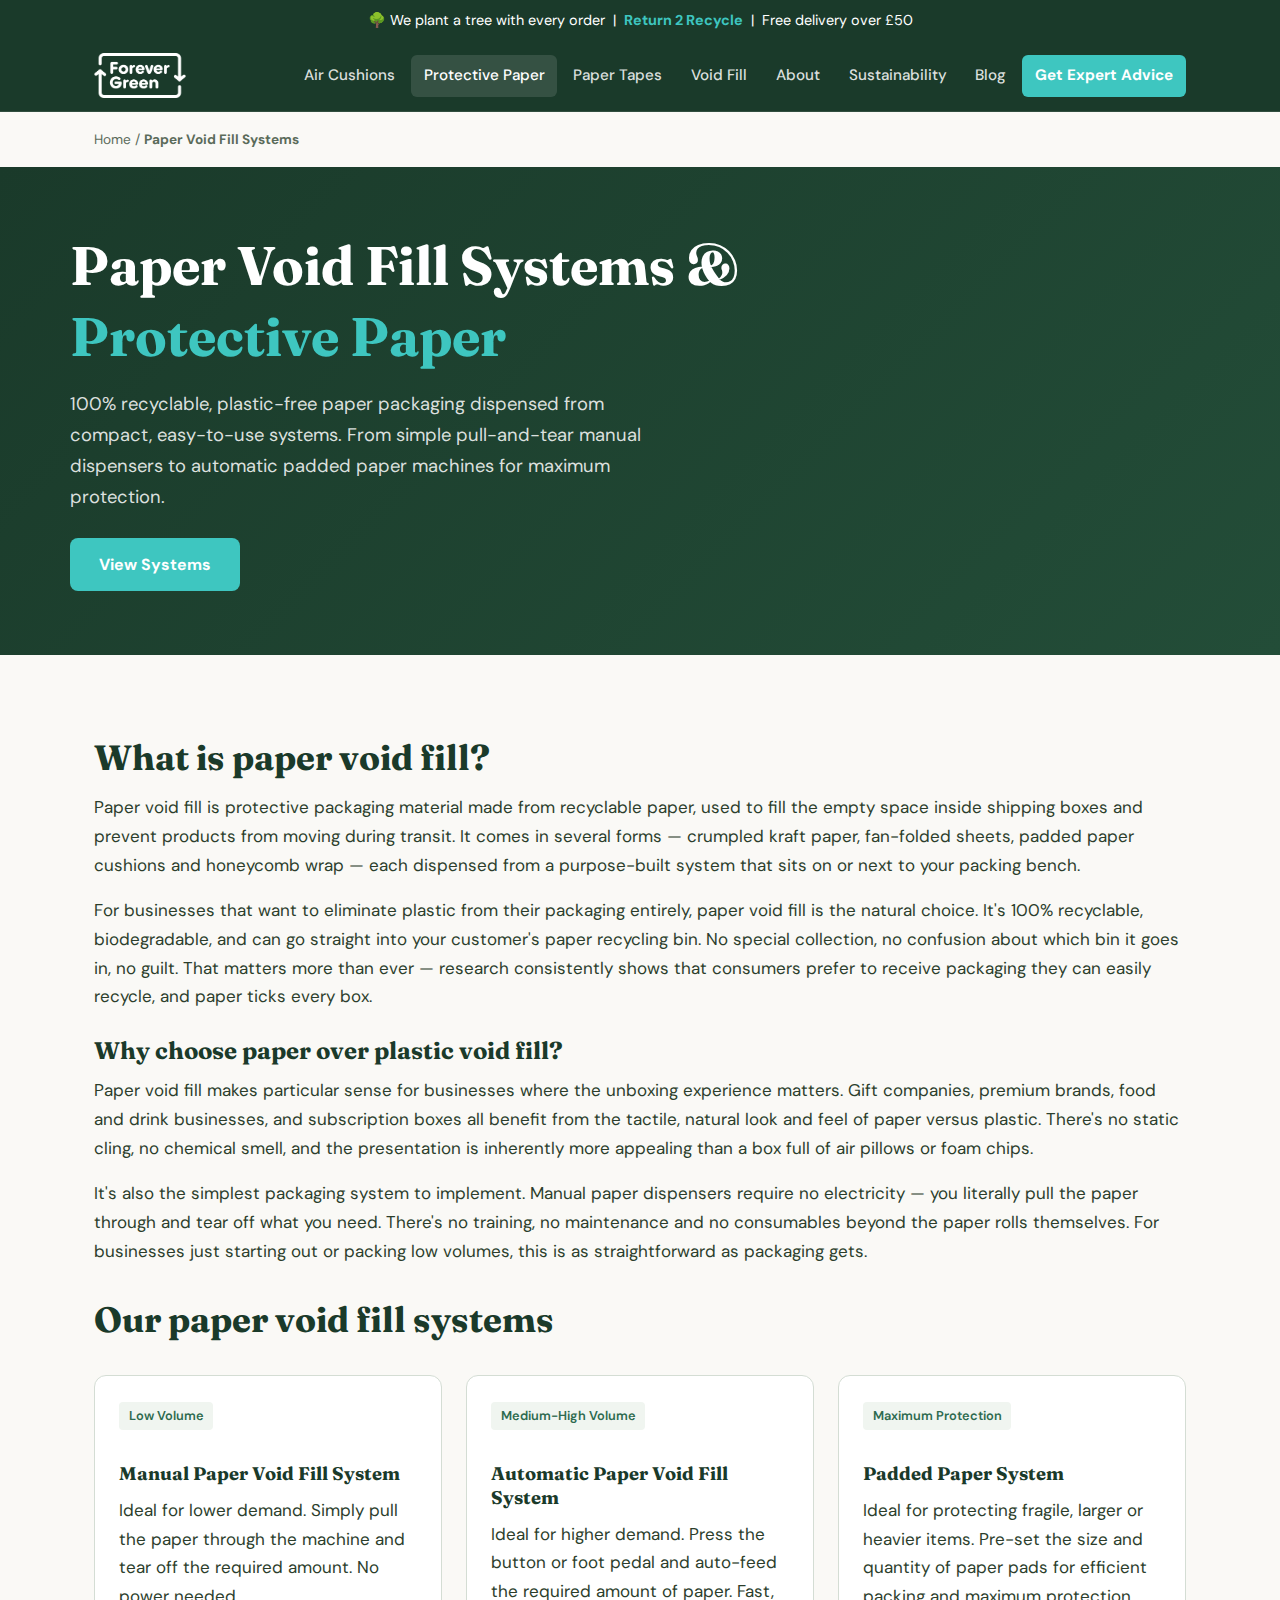
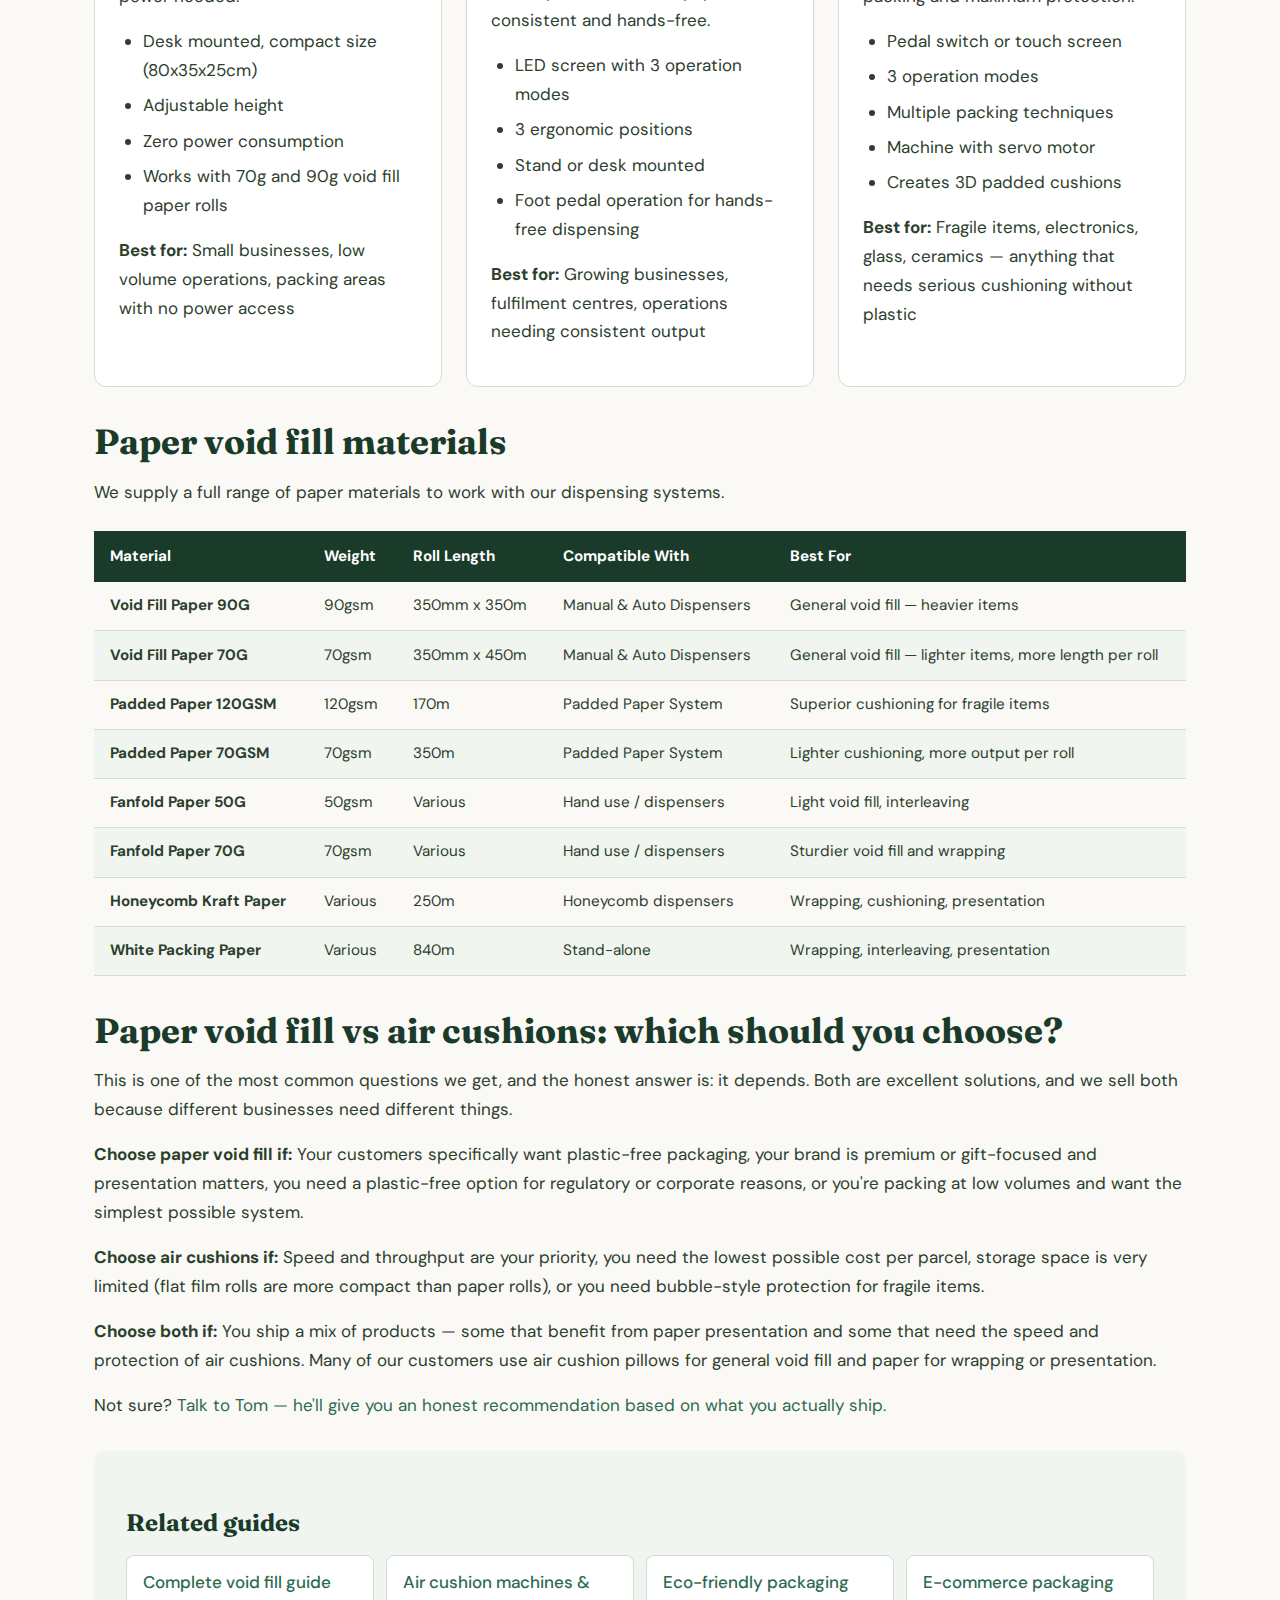
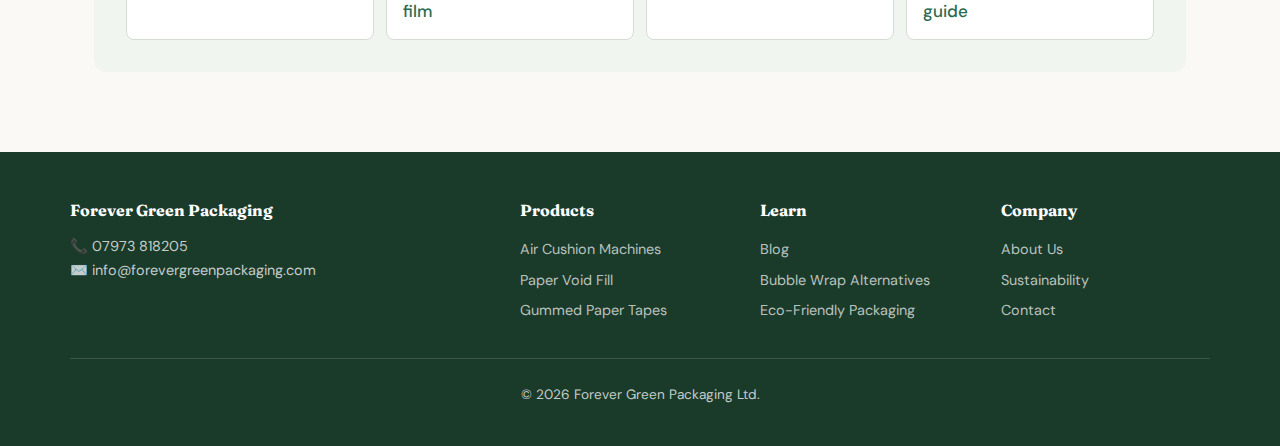
<file: protective-paper.html>
<!DOCTYPE html>
<html lang="en-GB">
<head>
  <meta charset="UTF-8">
  <meta name="viewport" content="width=device-width, initial-scale=1.0">
  <title>Paper Void Fill Systems & Dispensers | Recyclable Protective Paper | Forever Green Packaging</title>
  <meta name="description" content="Manual, automatic & padded paper void fill dispensers for UK businesses. 100% recyclable, plastic-free protective paper packaging. FSC certified. No minimum orders. Free delivery over £50.">
  <link rel="stylesheet" href="style.css">
</head>
<body>

<div class="announce-bar">🌳 We plant a tree with every order &nbsp;|&nbsp; <a href="sustainability.html">Return 2 Recycle</a> &nbsp;|&nbsp; Free delivery over £50</div>

<header><div class="nav-wrap"><a href="index.html" class="logo"><img src="logo_transparent_bg.png" alt="Forever Green Packaging" height="45"></a><nav><a href="air-cushions.html">Air Cushions</a><a href="protective-paper.html" class="active">Protective Paper</a><a href="tapes.html">Paper Tapes</a><a href="void-fill-packaging.html">Void Fill</a><a href="about.html">About</a><a href="sustainability.html">Sustainability</a><a href="blog.html">Blog</a><a href="consulting.html" class="nav-cta">Get Expert Advice</a></nav></div></header>

<div class="breadcrumbs"><a href="index.html">Home</a> / <strong>Paper Void Fill Systems</strong></div>

<section class="hero"><div class="hero-inner">
  <h1>Paper Void Fill Systems & <span class="accent">Protective Paper</span></h1>
  <p>100% recyclable, plastic-free paper packaging dispensed from compact, easy-to-use systems. From simple pull-and-tear manual dispensers to automatic padded paper machines for maximum protection.</p>
  <a href="#systems" class="btn btn-primary">View Systems</a>
</div></section>

<div class="seo-content">
  <h2>What is paper void fill?</h2>
  <p>Paper void fill is protective packaging material made from recyclable paper, used to fill the empty space inside shipping boxes and prevent products from moving during transit. It comes in several forms — crumpled kraft paper, fan-folded sheets, padded paper cushions and honeycomb wrap — each dispensed from a purpose-built system that sits on or next to your packing bench.</p>

  <p>For businesses that want to eliminate plastic from their packaging entirely, paper void fill is the natural choice. It's 100% recyclable, biodegradable, and can go straight into your customer's paper recycling bin. No special collection, no confusion about which bin it goes in, no guilt. That matters more than ever — research consistently shows that consumers prefer to receive packaging they can easily recycle, and paper ticks every box.</p>

  <h3>Why choose paper over plastic void fill?</h3>
  <p>Paper void fill makes particular sense for businesses where the unboxing experience matters. Gift companies, premium brands, food and drink businesses, and subscription boxes all benefit from the tactile, natural look and feel of paper versus plastic. There's no static cling, no chemical smell, and the presentation is inherently more appealing than a box full of air pillows or foam chips.</p>

  <p>It's also the simplest packaging system to implement. Manual paper dispensers require no electricity — you literally pull the paper through and tear off what you need. There's no training, no maintenance and no consumables beyond the paper rolls themselves. For businesses just starting out or packing low volumes, this is as straightforward as packaging gets.</p>

  <h2 id="systems">Our paper void fill systems</h2>

  <div class="product-grid">
    <div class="product-card">
      <div class="tag">Low Volume</div>
      <h3>Manual Paper Void Fill System</h3>
      <p>Ideal for lower demand. Simply pull the paper through the machine and tear off the required amount. No power needed.</p>
      <ul>
        <li>Desk mounted, compact size (80x35x25cm)</li>
        <li>Adjustable height</li>
        <li>Zero power consumption</li>
        <li>Works with 70g and 90g void fill paper rolls</li>
      </ul>
      <p><strong>Best for:</strong> Small businesses, low volume operations, packing areas with no power access</p>
    </div>

    <div class="product-card">
      <div class="tag">Medium-High Volume</div>
      <h3>Automatic Paper Void Fill System</h3>
      <p>Ideal for higher demand. Press the button or foot pedal and auto-feed the required amount of paper. Fast, consistent and hands-free.</p>
      <ul>
        <li>LED screen with 3 operation modes</li>
        <li>3 ergonomic positions</li>
        <li>Stand or desk mounted</li>
        <li>Foot pedal operation for hands-free dispensing</li>
      </ul>
      <p><strong>Best for:</strong> Growing businesses, fulfilment centres, operations needing consistent output</p>
    </div>

    <div class="product-card">
      <div class="tag">Maximum Protection</div>
      <h3>Padded Paper System</h3>
      <p>Ideal for protecting fragile, larger or heavier items. Pre-set the size and quantity of paper pads for efficient packing and maximum protection.</p>
      <ul>
        <li>Pedal switch or touch screen</li>
        <li>3 operation modes</li>
        <li>Multiple packing techniques</li>
        <li>Machine with servo motor</li>
        <li>Creates 3D padded cushions</li>
      </ul>
      <p><strong>Best for:</strong> Fragile items, electronics, glass, ceramics — anything that needs serious cushioning without plastic</p>
    </div>
  </div>

  <h2>Paper void fill materials</h2>
  <p>We supply a full range of paper materials to work with our dispensing systems.</p>

  <table class="compare-table">
    <thead><tr><th>Material</th><th>Weight</th><th>Roll Length</th><th>Compatible With</th><th>Best For</th></tr></thead>
    <tbody>
      <tr><td><strong>Void Fill Paper 90G</strong></td><td>90gsm</td><td>350mm x 350m</td><td>Manual & Auto Dispensers</td><td>General void fill — heavier items</td></tr>
      <tr><td><strong>Void Fill Paper 70G</strong></td><td>70gsm</td><td>350mm x 450m</td><td>Manual & Auto Dispensers</td><td>General void fill — lighter items, more length per roll</td></tr>
      <tr><td><strong>Padded Paper 120GSM</strong></td><td>120gsm</td><td>170m</td><td>Padded Paper System</td><td>Superior cushioning for fragile items</td></tr>
      <tr><td><strong>Padded Paper 70GSM</strong></td><td>70gsm</td><td>350m</td><td>Padded Paper System</td><td>Lighter cushioning, more output per roll</td></tr>
      <tr><td><strong>Fanfold Paper 50G</strong></td><td>50gsm</td><td>Various</td><td>Hand use / dispensers</td><td>Light void fill, interleaving</td></tr>
      <tr><td><strong>Fanfold Paper 70G</strong></td><td>70gsm</td><td>Various</td><td>Hand use / dispensers</td><td>Sturdier void fill and wrapping</td></tr>
      <tr><td><strong>Honeycomb Kraft Paper</strong></td><td>Various</td><td>250m</td><td>Honeycomb dispensers</td><td>Wrapping, cushioning, presentation</td></tr>
      <tr><td><strong>White Packing Paper</strong></td><td>Various</td><td>840m</td><td>Stand-alone</td><td>Wrapping, interleaving, presentation</td></tr>
    </tbody>
  </table>

  <h2>Paper void fill vs air cushions: which should you choose?</h2>
  <p>This is one of the most common questions we get, and the honest answer is: it depends. Both are excellent solutions, and we sell both because different businesses need different things.</p>

  <p><strong>Choose paper void fill if:</strong> Your customers specifically want plastic-free packaging, your brand is premium or gift-focused and presentation matters, you need a plastic-free option for regulatory or corporate reasons, or you're packing at low volumes and want the simplest possible system.</p>

  <p><strong>Choose air cushions if:</strong> Speed and throughput are your priority, you need the lowest possible cost per parcel, storage space is very limited (flat film rolls are more compact than paper rolls), or you need bubble-style protection for fragile items.</p>

  <p><strong>Choose both if:</strong> You ship a mix of products — some that benefit from paper presentation and some that need the speed and protection of air cushions. Many of our customers use air cushion pillows for general void fill and paper for wrapping or presentation.</p>

  <p>Not sure? <a href="contact.html">Talk to Tom — he'll give you an honest recommendation based on what you actually ship.</a></p>

  <div class="related-pages">
    <h3>Related guides</h3>
    <div class="related-links">
      <a href="void-fill-packaging.html">Complete void fill guide</a>
      <a href="air-cushions.html">Air cushion machines & film</a>
      <a href="eco-friendly-packaging.html">Eco-friendly packaging</a>
      <a href="packaging-for-ecommerce.html">E-commerce packaging guide</a>
    </div>
  </div>
</div>

<footer><div class="footer-inner"><div><h4>Forever Green Packaging</h4><p style="font-size:0.9rem;">📞 07973 818205<br>✉️ info@forevergreenpackaging.com</p></div><div><h4>Products</h4><a href="air-cushions.html">Air Cushion Machines</a><a href="protective-paper.html">Paper Void Fill</a><a href="tapes.html">Gummed Paper Tapes</a></div><div><h4>Learn</h4><a href="blog.html">Blog</a><a href="bubble-wrap-alternative.html">Bubble Wrap Alternatives</a><a href="eco-friendly-packaging.html">Eco-Friendly Packaging</a></div><div><h4>Company</h4><a href="about.html">About Us</a><a href="sustainability.html">Sustainability</a><a href="contact.html">Contact</a></div></div><div class="footer-bottom"><p>© 2026 Forever Green Packaging Ltd.</p></div></footer>

</body></html>
</file>
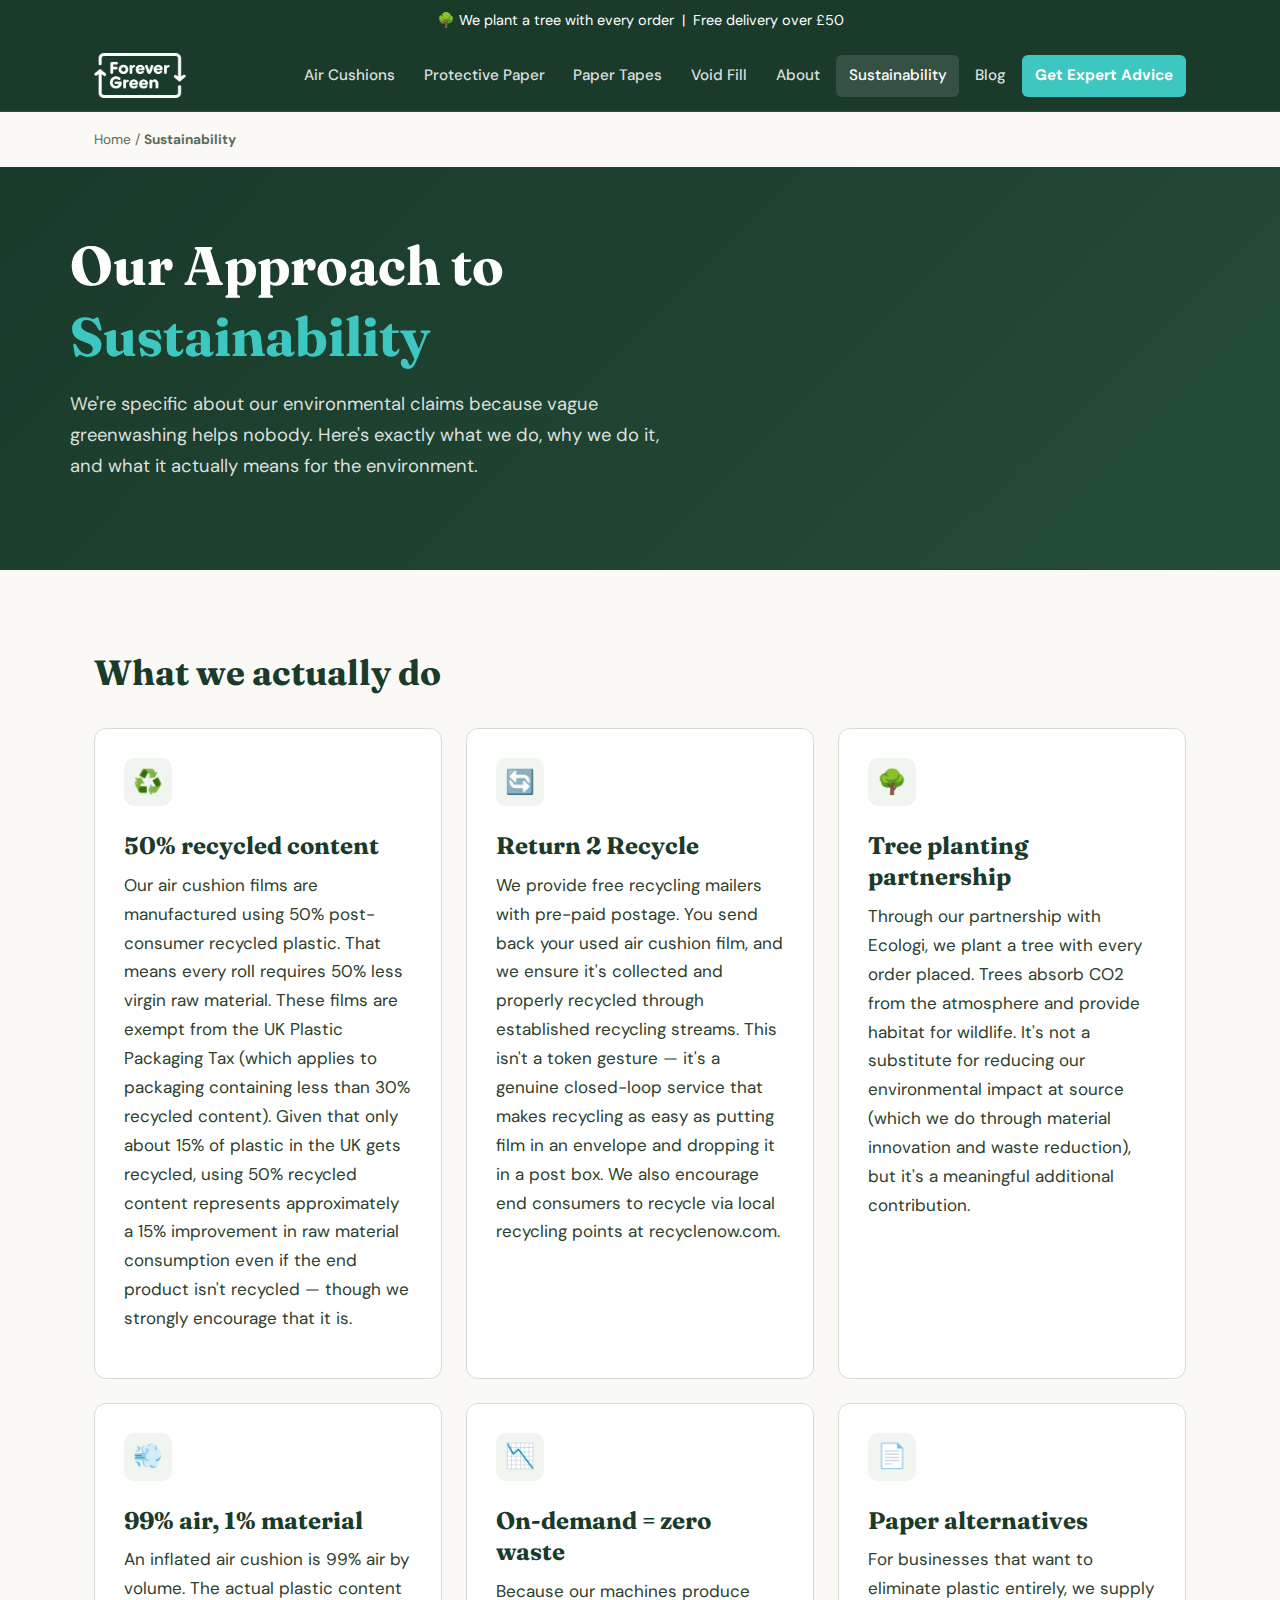
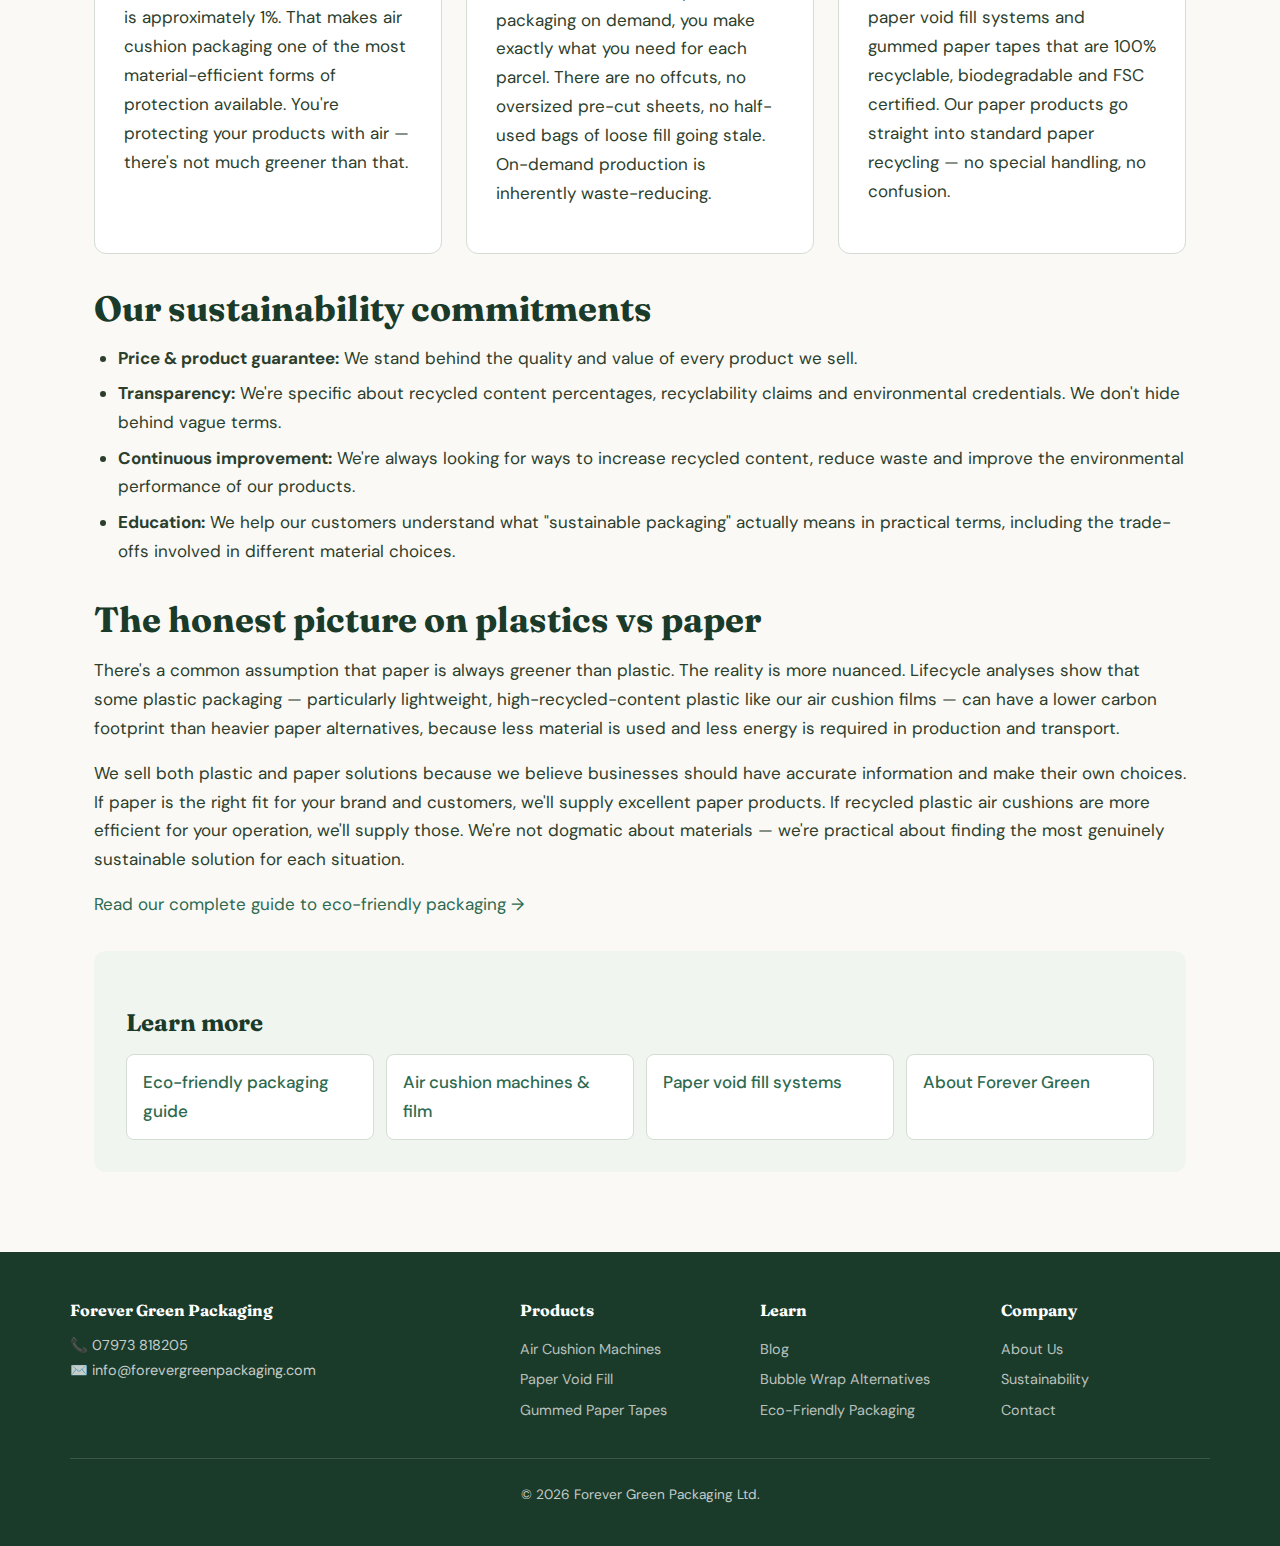
<file: sustainability.html>
<!DOCTYPE html>
<html lang="en-GB">
<head>
  <meta charset="UTF-8">
  <meta name="viewport" content="width=device-width, initial-scale=1.0">
  <title>Sustainability | Return 2 Recycle | Recycled Packaging Materials | Forever Green Packaging</title>
  <meta name="description" content="Our sustainability commitments: 50% recycled content films, free Return 2 Recycle service, tree planting with every order, UK Plastic Packaging Tax exempt materials. See how we're making packaging greener.">
  <link rel="stylesheet" href="style.css">
</head>
<body>
<div class="announce-bar">🌳 We plant a tree with every order &nbsp;|&nbsp; Free delivery over £50</div>
<header><div class="nav-wrap"><a href="index.html" class="logo"><img src="logo_transparent_bg.png" alt="Forever Green Packaging" height="45"></a><nav><a href="air-cushions.html">Air Cushions</a><a href="protective-paper.html">Protective Paper</a><a href="tapes.html">Paper Tapes</a><a href="void-fill-packaging.html">Void Fill</a><a href="about.html">About</a><a href="sustainability.html" class="active">Sustainability</a><a href="blog.html">Blog</a><a href="consulting.html" class="nav-cta">Get Expert Advice</a></nav></div></header>

<div class="breadcrumbs"><a href="index.html">Home</a> / <strong>Sustainability</strong></div>

<section class="hero"><div class="hero-inner">
  <h1>Our Approach to <span class="accent">Sustainability</span></h1>
  <p>We're specific about our environmental claims because vague greenwashing helps nobody. Here's exactly what we do, why we do it, and what it actually means for the environment.</p>
</div></section>

<div class="seo-content">
  <h2>What we actually do</h2>

  <div class="feature-grid">
    <div class="feature-box">
      <div class="icon">♻️</div>
      <h3>50% recycled content</h3>
      <p>Our air cushion films are manufactured using 50% post-consumer recycled plastic. That means every roll requires 50% less virgin raw material. These films are exempt from the UK Plastic Packaging Tax (which applies to packaging containing less than 30% recycled content). Given that only about 15% of plastic in the UK gets recycled, using 50% recycled content represents approximately a 15% improvement in raw material consumption even if the end product isn't recycled — though we strongly encourage that it is.</p>
    </div>
    <div class="feature-box">
      <div class="icon">🔄</div>
      <h3>Return 2 Recycle</h3>
      <p>We provide free recycling mailers with pre-paid postage. You send back your used air cushion film, and we ensure it's collected and properly recycled through established recycling streams. This isn't a token gesture — it's a genuine closed-loop service that makes recycling as easy as putting film in an envelope and dropping it in a post box. We also encourage end consumers to recycle via local recycling points at recyclenow.com.</p>
    </div>
    <div class="feature-box">
      <div class="icon">🌳</div>
      <h3>Tree planting partnership</h3>
      <p>Through our partnership with Ecologi, we plant a tree with every order placed. Trees absorb CO2 from the atmosphere and provide habitat for wildlife. It's not a substitute for reducing our environmental impact at source (which we do through material innovation and waste reduction), but it's a meaningful additional contribution.</p>
    </div>
    <div class="feature-box">
      <div class="icon">💨</div>
      <h3>99% air, 1% material</h3>
      <p>An inflated air cushion is 99% air by volume. The actual plastic content is approximately 1%. That makes air cushion packaging one of the most material-efficient forms of protection available. You're protecting your products with air — there's not much greener than that.</p>
    </div>
    <div class="feature-box">
      <div class="icon">📉</div>
      <h3>On-demand = zero waste</h3>
      <p>Because our machines produce packaging on demand, you make exactly what you need for each parcel. There are no offcuts, no oversized pre-cut sheets, no half-used bags of loose fill going stale. On-demand production is inherently waste-reducing.</p>
    </div>
    <div class="feature-box">
      <div class="icon">📄</div>
      <h3>Paper alternatives</h3>
      <p>For businesses that want to eliminate plastic entirely, we supply paper void fill systems and gummed paper tapes that are 100% recyclable, biodegradable and FSC certified. Our paper products go straight into standard paper recycling — no special handling, no confusion.</p>
    </div>
  </div>

  <h2>Our sustainability commitments</h2>
  <ul>
    <li><strong>Price & product guarantee:</strong> We stand behind the quality and value of every product we sell.</li>
    <li><strong>Transparency:</strong> We're specific about recycled content percentages, recyclability claims and environmental credentials. We don't hide behind vague terms.</li>
    <li><strong>Continuous improvement:</strong> We're always looking for ways to increase recycled content, reduce waste and improve the environmental performance of our products.</li>
    <li><strong>Education:</strong> We help our customers understand what "sustainable packaging" actually means in practical terms, including the trade-offs involved in different material choices.</li>
  </ul>

  <h2>The honest picture on plastics vs paper</h2>
  <p>There's a common assumption that paper is always greener than plastic. The reality is more nuanced. Lifecycle analyses show that some plastic packaging — particularly lightweight, high-recycled-content plastic like our air cushion films — can have a lower carbon footprint than heavier paper alternatives, because less material is used and less energy is required in production and transport.</p>

  <p>We sell both plastic and paper solutions because we believe businesses should have accurate information and make their own choices. If paper is the right fit for your brand and customers, we'll supply excellent paper products. If recycled plastic air cushions are more efficient for your operation, we'll supply those. We're not dogmatic about materials — we're practical about finding the most genuinely sustainable solution for each situation.</p>

  <p><a href="eco-friendly-packaging.html">Read our complete guide to eco-friendly packaging →</a></p>

  <div class="related-pages">
    <h3>Learn more</h3>
    <div class="related-links">
      <a href="eco-friendly-packaging.html">Eco-friendly packaging guide</a>
      <a href="air-cushions.html">Air cushion machines & film</a>
      <a href="protective-paper.html">Paper void fill systems</a>
      <a href="about.html">About Forever Green</a>
    </div>
  </div>
</div>

<footer><div class="footer-inner"><div><h4>Forever Green Packaging</h4><p style="font-size:0.9rem;">📞 07973 818205<br>✉️ info@forevergreenpackaging.com</p></div><div><h4>Products</h4><a href="air-cushions.html">Air Cushion Machines</a><a href="protective-paper.html">Paper Void Fill</a><a href="tapes.html">Gummed Paper Tapes</a></div><div><h4>Learn</h4><a href="blog.html">Blog</a><a href="bubble-wrap-alternative.html">Bubble Wrap Alternatives</a><a href="eco-friendly-packaging.html">Eco-Friendly Packaging</a></div><div><h4>Company</h4><a href="about.html">About Us</a><a href="sustainability.html">Sustainability</a><a href="contact.html">Contact</a></div></div><div class="footer-bottom"><p>© 2026 Forever Green Packaging Ltd.</p></div></footer>
</body></html>
</file>
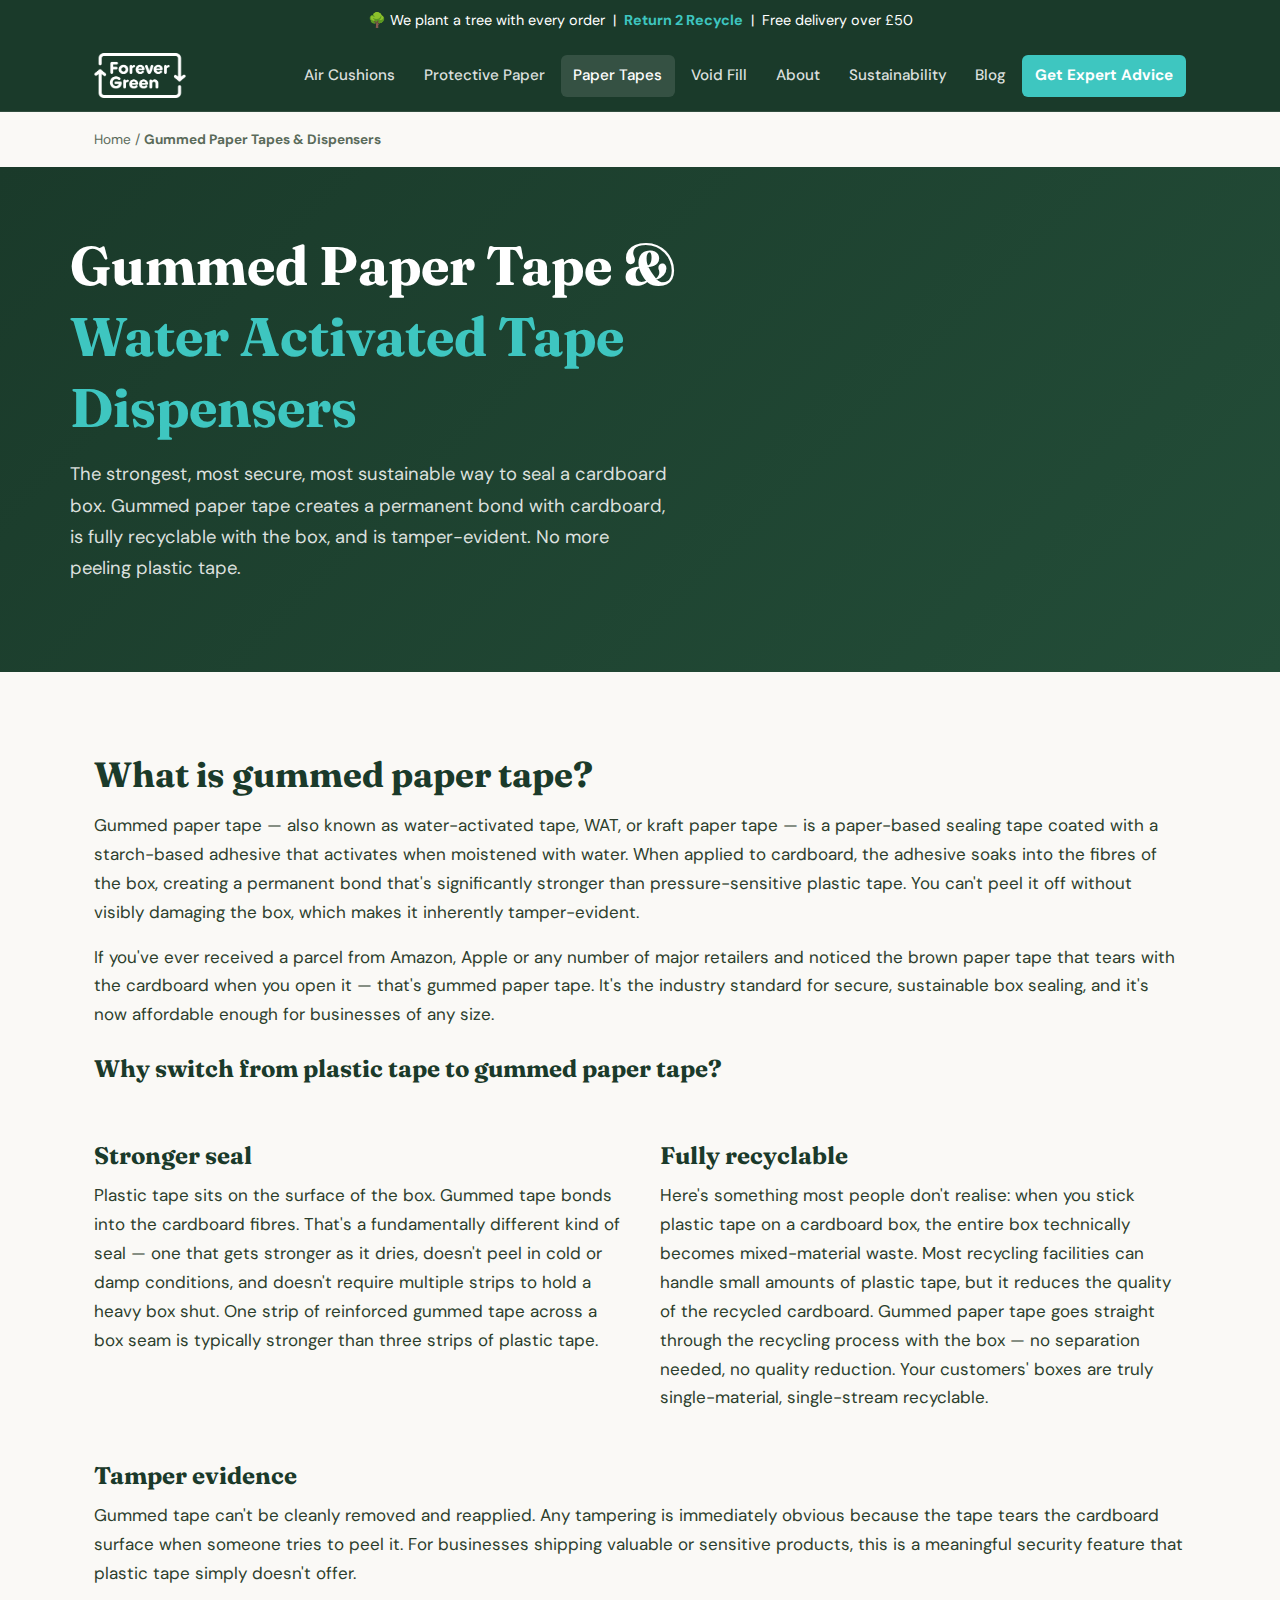
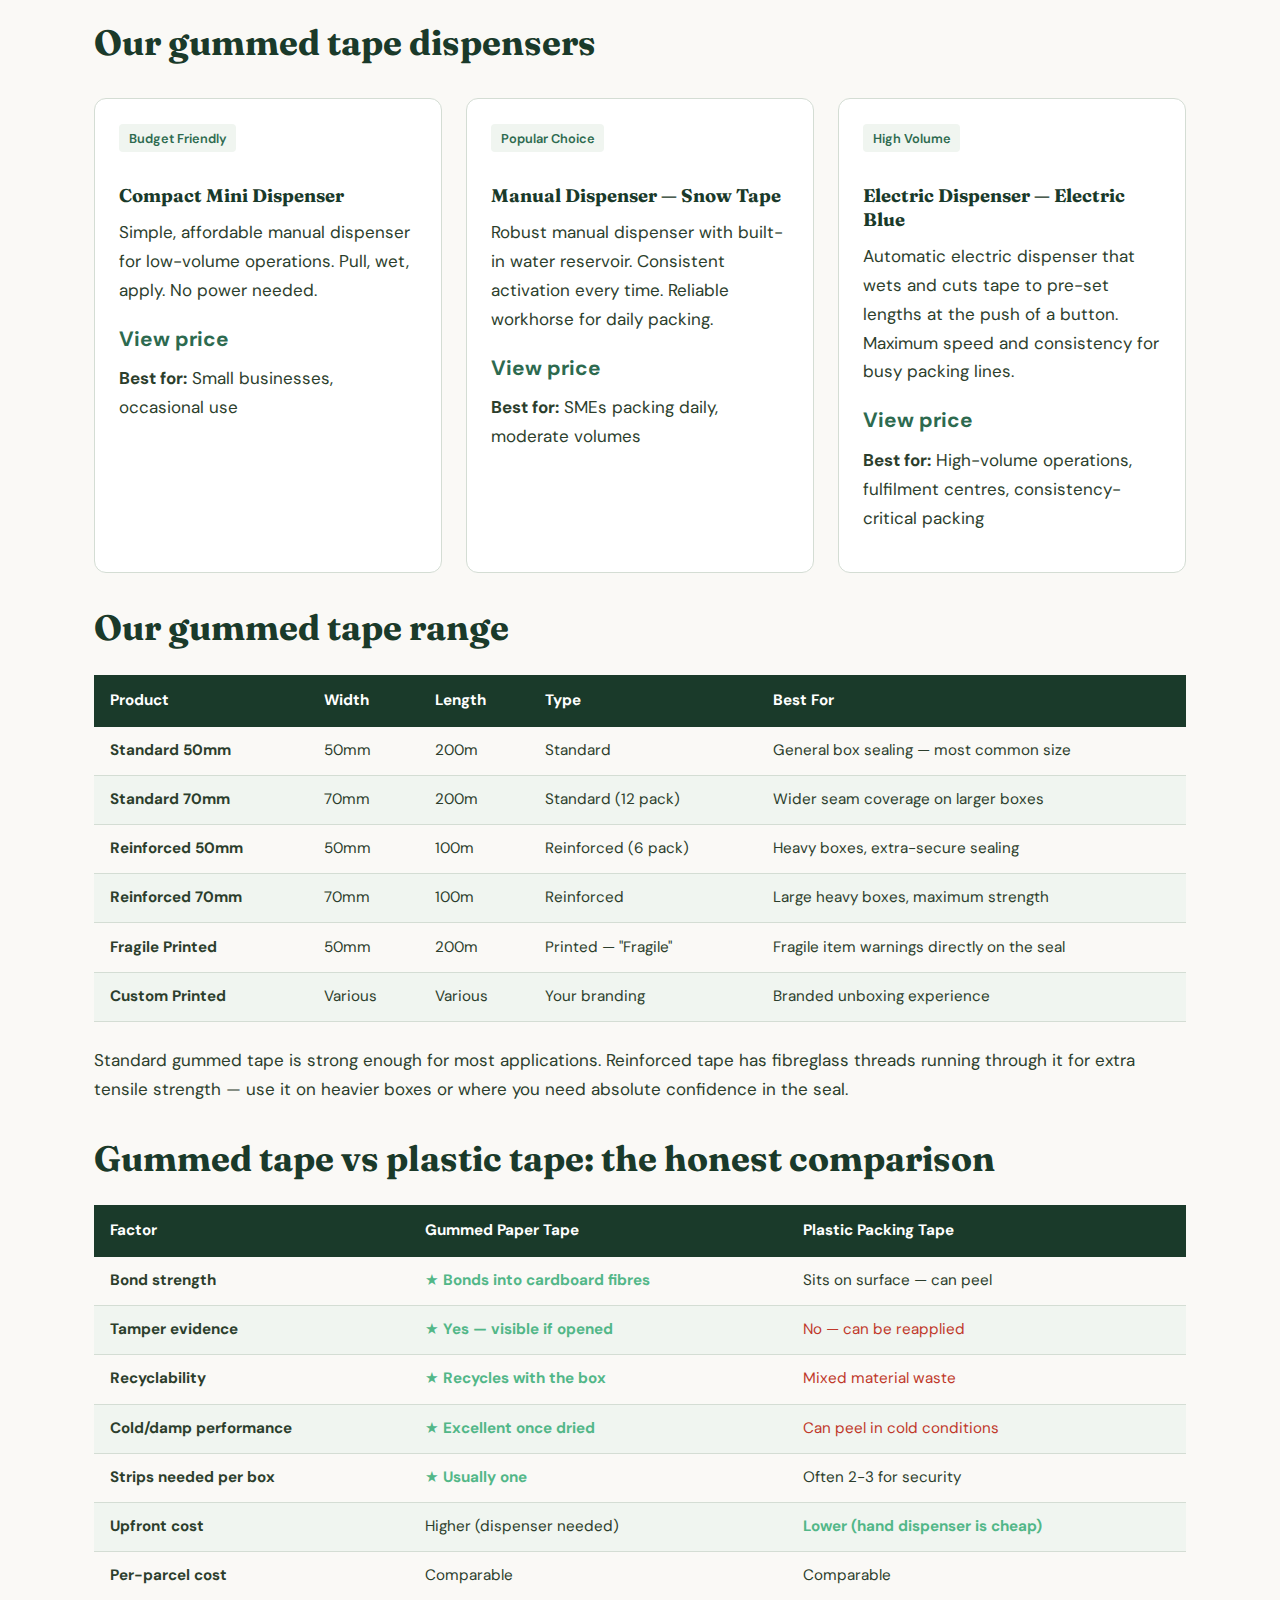
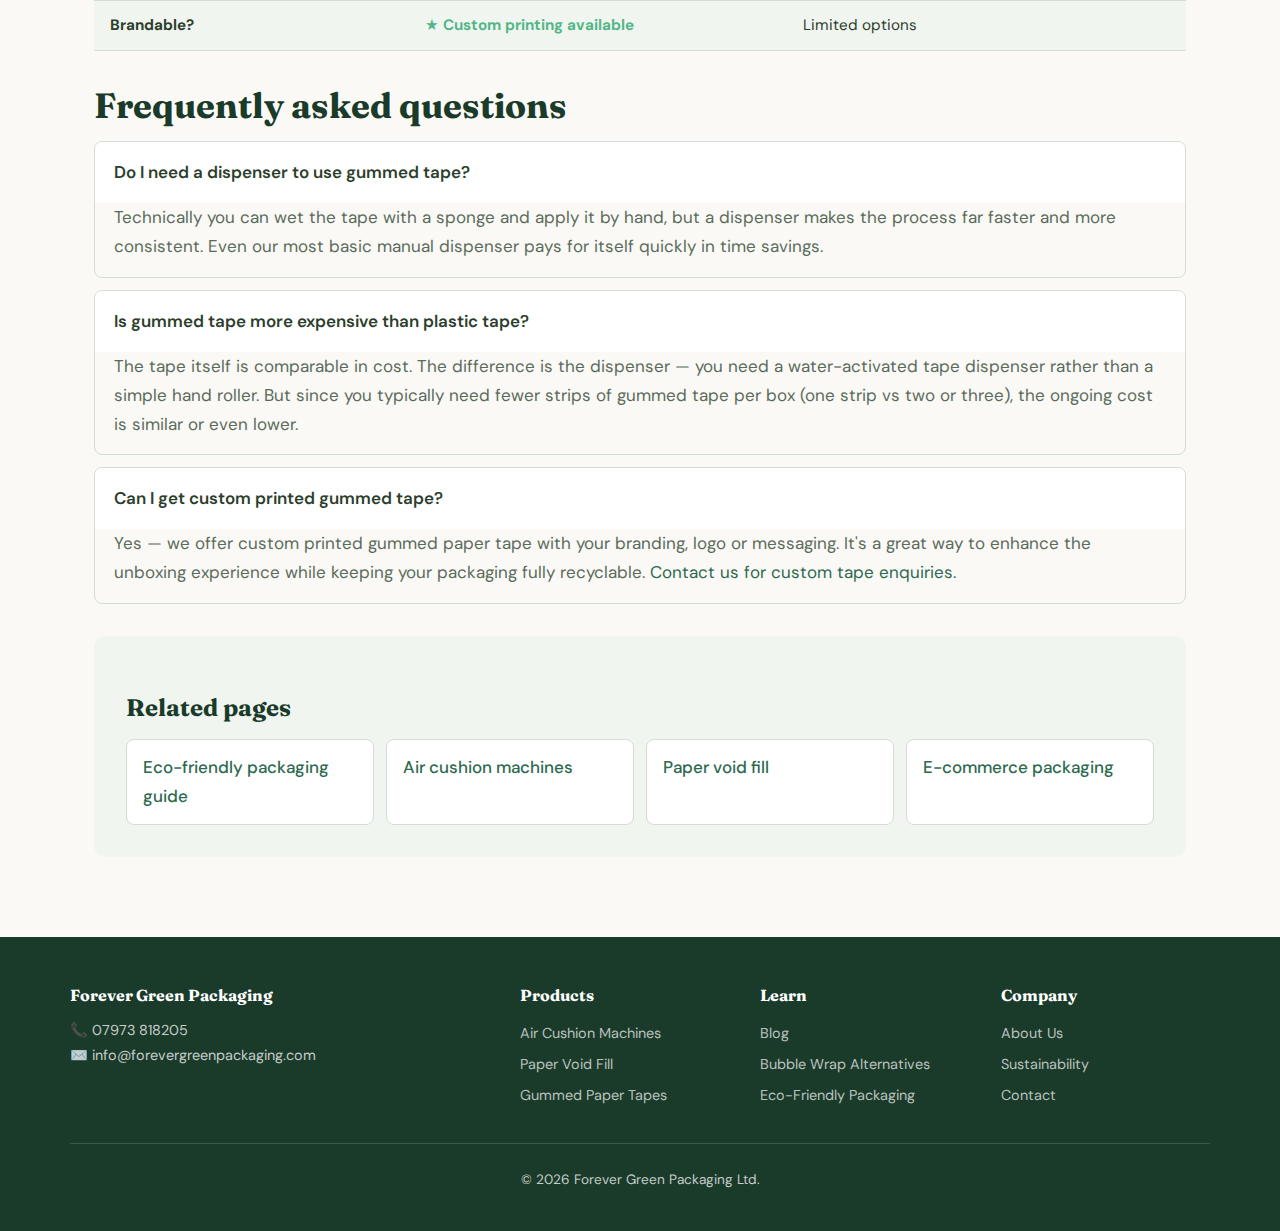
<file: tapes.html>
<!DOCTYPE html>
<html lang="en-GB">
<head>
  <meta charset="UTF-8">
  <meta name="viewport" content="width=device-width, initial-scale=1.0">
  <title>Gummed Paper Tape & Dispensers | Water Activated Tape | Forever Green Packaging</title>
  <meta name="description" content="Gummed paper tape (water-activated tape) and dispensers for UK businesses. Stronger than plastic tape, tamper-evident, 100% recyclable with the box. Manual & electric dispensers available.">
  <link rel="stylesheet" href="style.css">
</head>
<body>

<div class="announce-bar">🌳 We plant a tree with every order &nbsp;|&nbsp; <a href="sustainability.html">Return 2 Recycle</a> &nbsp;|&nbsp; Free delivery over £50</div>
<header><div class="nav-wrap"><a href="index.html" class="logo"><img src="logo_transparent_bg.png" alt="Forever Green Packaging" height="45"></a><nav><a href="air-cushions.html">Air Cushions</a><a href="protective-paper.html">Protective Paper</a><a href="tapes.html" class="active">Paper Tapes</a><a href="void-fill-packaging.html">Void Fill</a><a href="about.html">About</a><a href="sustainability.html">Sustainability</a><a href="blog.html">Blog</a><a href="consulting.html" class="nav-cta">Get Expert Advice</a></nav></div></header>

<div class="breadcrumbs"><a href="index.html">Home</a> / <strong>Gummed Paper Tapes & Dispensers</strong></div>

<section class="hero"><div class="hero-inner">
  <h1>Gummed Paper Tape & <span class="accent">Water Activated Tape Dispensers</span></h1>
  <p>The strongest, most secure, most sustainable way to seal a cardboard box. Gummed paper tape creates a permanent bond with cardboard, is fully recyclable with the box, and is tamper-evident. No more peeling plastic tape.</p>
</div></section>

<div class="seo-content">
  <h2>What is gummed paper tape?</h2>
  <p>Gummed paper tape — also known as water-activated tape, WAT, or kraft paper tape — is a paper-based sealing tape coated with a starch-based adhesive that activates when moistened with water. When applied to cardboard, the adhesive soaks into the fibres of the box, creating a permanent bond that's significantly stronger than pressure-sensitive plastic tape. You can't peel it off without visibly damaging the box, which makes it inherently tamper-evident.</p>

  <p>If you've ever received a parcel from Amazon, Apple or any number of major retailers and noticed the brown paper tape that tears with the cardboard when you open it — that's gummed paper tape. It's the industry standard for secure, sustainable box sealing, and it's now affordable enough for businesses of any size.</p>

  <h3>Why switch from plastic tape to gummed paper tape?</h3>

  <div class="content-cols">
    <div>
      <h3>Stronger seal</h3>
      <p>Plastic tape sits on the surface of the box. Gummed tape bonds into the cardboard fibres. That's a fundamentally different kind of seal — one that gets stronger as it dries, doesn't peel in cold or damp conditions, and doesn't require multiple strips to hold a heavy box shut. One strip of reinforced gummed tape across a box seam is typically stronger than three strips of plastic tape.</p>
    </div>
    <div>
      <h3>Fully recyclable</h3>
      <p>Here's something most people don't realise: when you stick plastic tape on a cardboard box, the entire box technically becomes mixed-material waste. Most recycling facilities can handle small amounts of plastic tape, but it reduces the quality of the recycled cardboard. Gummed paper tape goes straight through the recycling process with the box — no separation needed, no quality reduction. Your customers' boxes are truly single-material, single-stream recyclable.</p>
    </div>
  </div>

  <h3>Tamper evidence</h3>
  <p>Gummed tape can't be cleanly removed and reapplied. Any tampering is immediately obvious because the tape tears the cardboard surface when someone tries to peel it. For businesses shipping valuable or sensitive products, this is a meaningful security feature that plastic tape simply doesn't offer.</p>

  <h2>Our gummed tape dispensers</h2>

  <div class="product-grid">
    <div class="product-card">
      <div class="tag">Budget Friendly</div>
      <h3>Compact Mini Dispenser</h3>
      <p>Simple, affordable manual dispenser for low-volume operations. Pull, wet, apply. No power needed.</p>
      <div class="price"><a href="contact.html">View price</a></div>
      <p><strong>Best for:</strong> Small businesses, occasional use</p>
    </div>

    <div class="product-card">
      <div class="tag">Popular Choice</div>
      <h3>Manual Dispenser — Snow Tape</h3>
      <p>Robust manual dispenser with built-in water reservoir. Consistent activation every time. Reliable workhorse for daily packing.</p>
      <div class="price"><a href="contact.html">View price</a></div>
      <p><strong>Best for:</strong> SMEs packing daily, moderate volumes</p>
    </div>

    <div class="product-card">
      <div class="tag">High Volume</div>
      <h3>Electric Dispenser — Electric Blue</h3>
      <p>Automatic electric dispenser that wets and cuts tape to pre-set lengths at the push of a button. Maximum speed and consistency for busy packing lines.</p>
      <div class="price"><a href="contact.html">View price</a></div>
      <p><strong>Best for:</strong> High-volume operations, fulfilment centres, consistency-critical packing</p>
    </div>
  </div>

  <h2>Our gummed tape range</h2>
  <table class="compare-table">
    <thead><tr><th>Product</th><th>Width</th><th>Length</th><th>Type</th><th>Best For</th></tr></thead>
    <tbody>
      <tr><td><strong>Standard 50mm</strong></td><td>50mm</td><td>200m</td><td>Standard</td><td>General box sealing — most common size</td></tr>
      <tr><td><strong>Standard 70mm</strong></td><td>70mm</td><td>200m</td><td>Standard (12 pack)</td><td>Wider seam coverage on larger boxes</td></tr>
      <tr><td><strong>Reinforced 50mm</strong></td><td>50mm</td><td>100m</td><td>Reinforced (6 pack)</td><td>Heavy boxes, extra-secure sealing</td></tr>
      <tr><td><strong>Reinforced 70mm</strong></td><td>70mm</td><td>100m</td><td>Reinforced</td><td>Large heavy boxes, maximum strength</td></tr>
      <tr><td><strong>Fragile Printed</strong></td><td>50mm</td><td>200m</td><td>Printed — "Fragile"</td><td>Fragile item warnings directly on the seal</td></tr>
      <tr><td><strong>Custom Printed</strong></td><td>Various</td><td>Various</td><td>Your branding</td><td>Branded unboxing experience</td></tr>
    </tbody>
  </table>

  <p>Standard gummed tape is strong enough for most applications. Reinforced tape has fibreglass threads running through it for extra tensile strength — use it on heavier boxes or where you need absolute confidence in the seal.</p>

  <h2>Gummed tape vs plastic tape: the honest comparison</h2>
  <table class="compare-table">
    <thead><tr><th>Factor</th><th>Gummed Paper Tape</th><th>Plastic Packing Tape</th></tr></thead>
    <tbody>
      <tr><td><strong>Bond strength</strong></td><td class="check">★ Bonds into cardboard fibres</td><td>Sits on surface — can peel</td></tr>
      <tr><td><strong>Tamper evidence</strong></td><td class="check">★ Yes — visible if opened</td><td class="cross">No — can be reapplied</td></tr>
      <tr><td><strong>Recyclability</strong></td><td class="check">★ Recycles with the box</td><td class="cross">Mixed material waste</td></tr>
      <tr><td><strong>Cold/damp performance</strong></td><td class="check">★ Excellent once dried</td><td class="cross">Can peel in cold conditions</td></tr>
      <tr><td><strong>Strips needed per box</strong></td><td class="check">★ Usually one</td><td>Often 2-3 for security</td></tr>
      <tr><td><strong>Upfront cost</strong></td><td>Higher (dispenser needed)</td><td class="check">Lower (hand dispenser is cheap)</td></tr>
      <tr><td><strong>Per-parcel cost</strong></td><td>Comparable</td><td>Comparable</td></tr>
      <tr><td><strong>Brandable?</strong></td><td class="check">★ Custom printing available</td><td>Limited options</td></tr>
    </tbody>
  </table>

  <h2>Frequently asked questions</h2>
  <div class="faq-item">
    <div class="faq-q">Do I need a dispenser to use gummed tape?</div>
    <div class="faq-a">Technically you can wet the tape with a sponge and apply it by hand, but a dispenser makes the process far faster and more consistent. Even our most basic manual dispenser pays for itself quickly in time savings.</div>
  </div>
  <div class="faq-item">
    <div class="faq-q">Is gummed tape more expensive than plastic tape?</div>
    <div class="faq-a">The tape itself is comparable in cost. The difference is the dispenser — you need a water-activated tape dispenser rather than a simple hand roller. But since you typically need fewer strips of gummed tape per box (one strip vs two or three), the ongoing cost is similar or even lower.</div>
  </div>
  <div class="faq-item">
    <div class="faq-q">Can I get custom printed gummed tape?</div>
    <div class="faq-a">Yes — we offer custom printed gummed paper tape with your branding, logo or messaging. It's a great way to enhance the unboxing experience while keeping your packaging fully recyclable. <a href="contact.html">Contact us for custom tape enquiries.</a></div>
  </div>

  <div class="related-pages">
    <h3>Related pages</h3>
    <div class="related-links">
      <a href="eco-friendly-packaging.html">Eco-friendly packaging guide</a>
      <a href="air-cushions.html">Air cushion machines</a>
      <a href="protective-paper.html">Paper void fill</a>
      <a href="packaging-for-ecommerce.html">E-commerce packaging</a>
    </div>
  </div>
</div>

<footer><div class="footer-inner"><div><h4>Forever Green Packaging</h4><p style="font-size:0.9rem;">📞 07973 818205<br>✉️ info@forevergreenpackaging.com</p></div><div><h4>Products</h4><a href="air-cushions.html">Air Cushion Machines</a><a href="protective-paper.html">Paper Void Fill</a><a href="tapes.html">Gummed Paper Tapes</a></div><div><h4>Learn</h4><a href="blog.html">Blog</a><a href="bubble-wrap-alternative.html">Bubble Wrap Alternatives</a><a href="eco-friendly-packaging.html">Eco-Friendly Packaging</a></div><div><h4>Company</h4><a href="about.html">About Us</a><a href="sustainability.html">Sustainability</a><a href="contact.html">Contact</a></div></div><div class="footer-bottom"><p>© 2026 Forever Green Packaging Ltd.</p></div></footer>

</body></html>
</file>
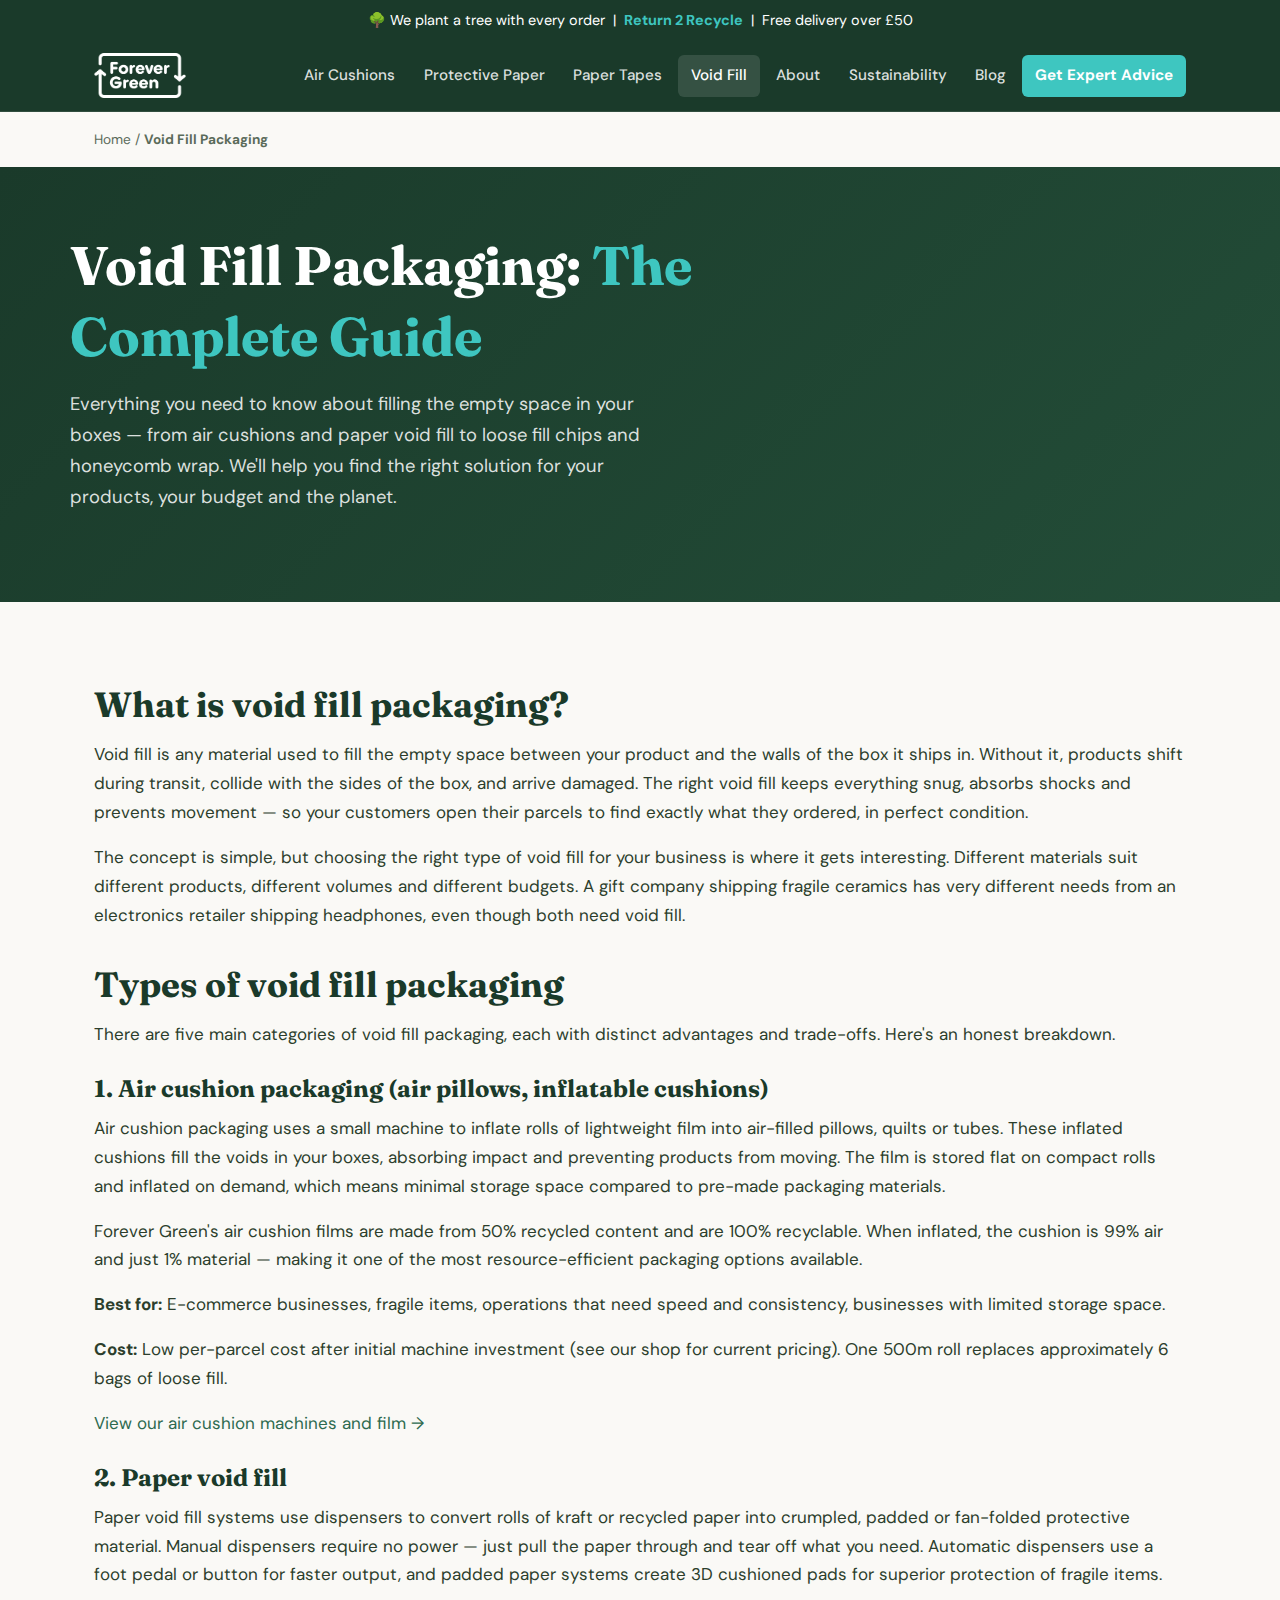
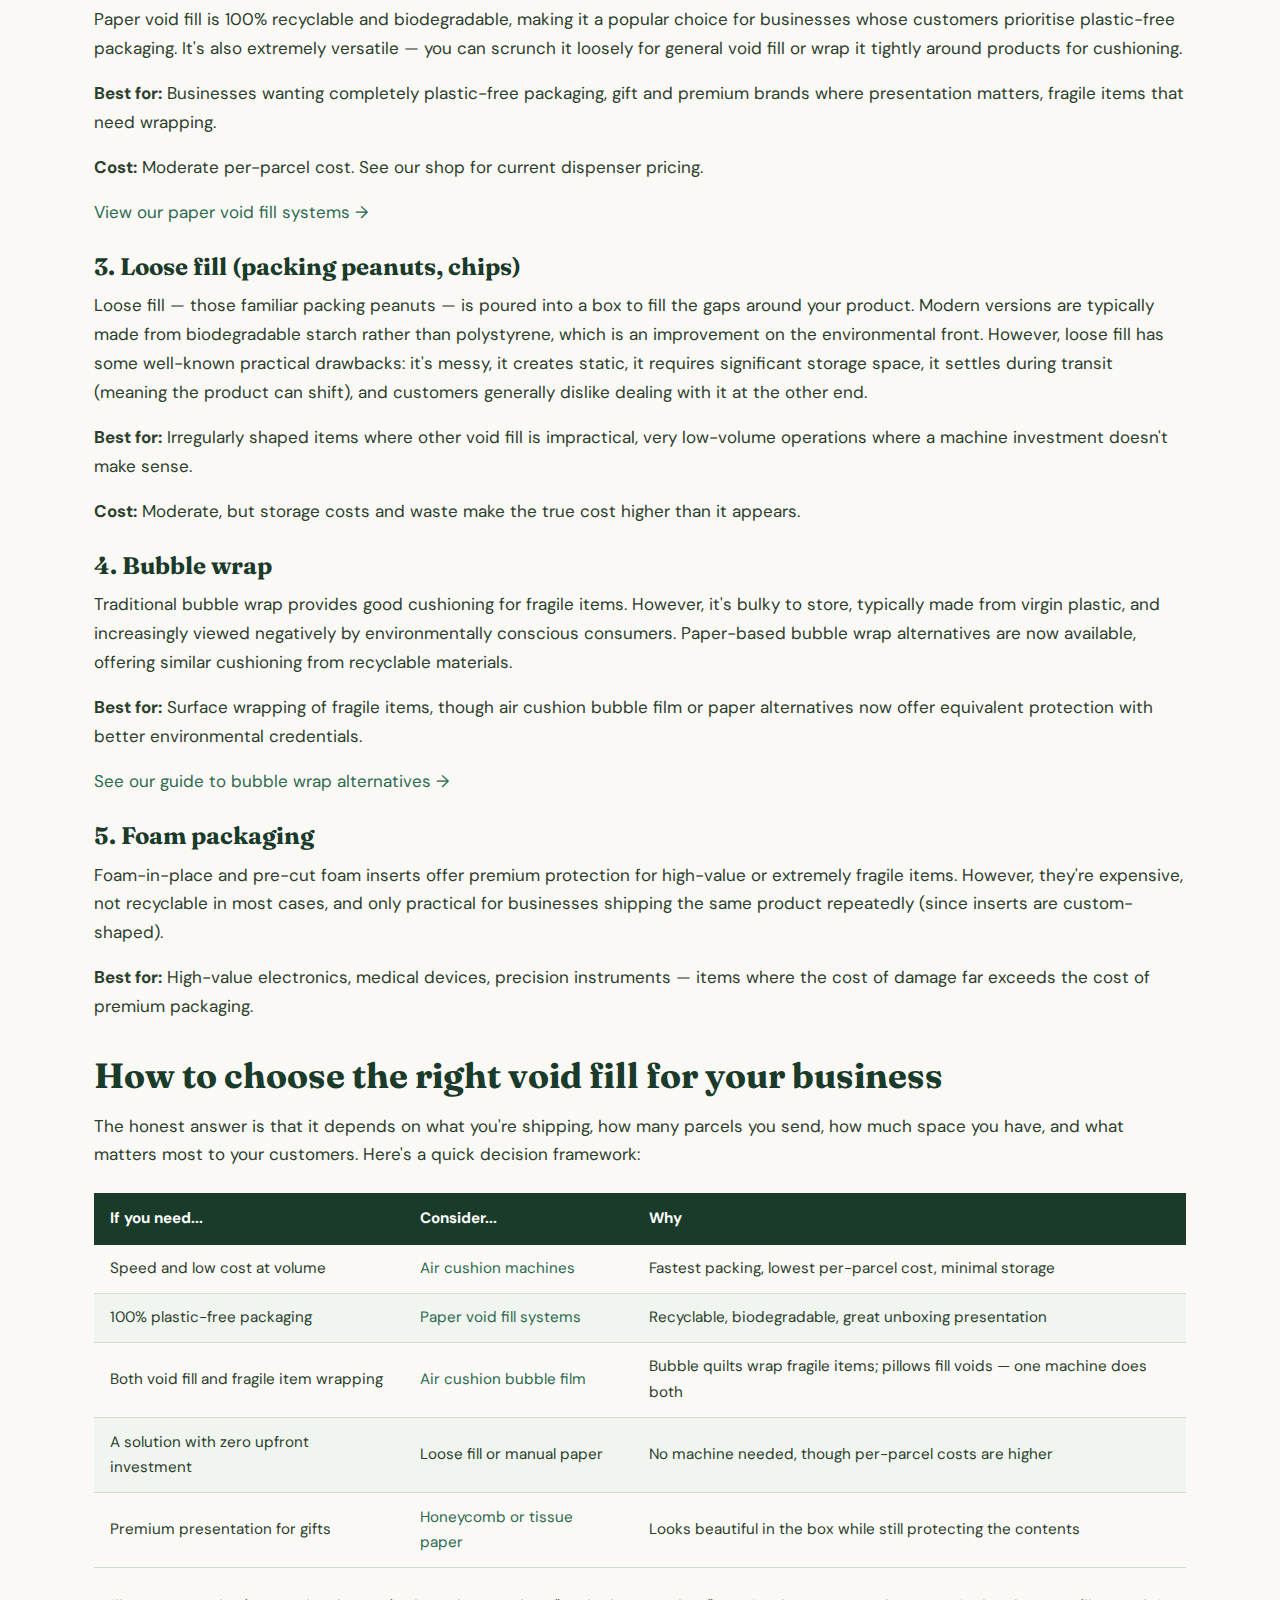
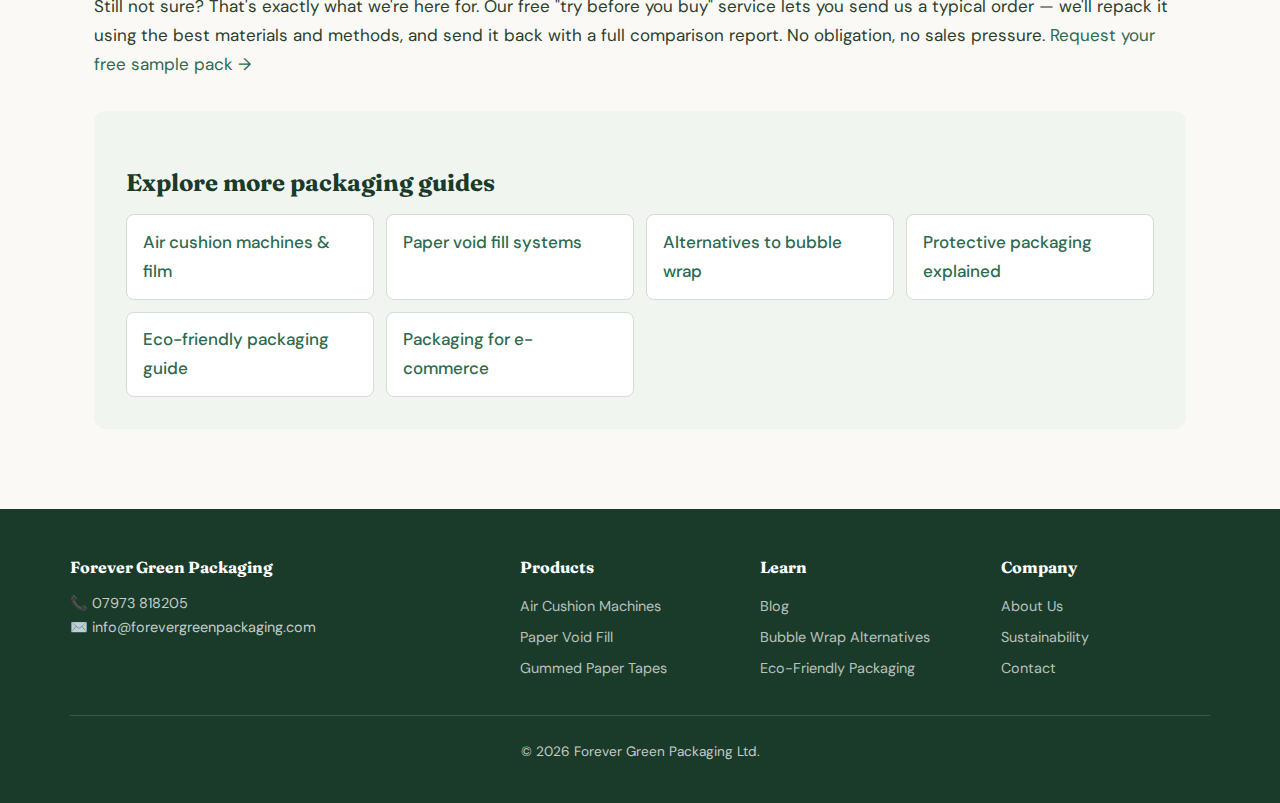
<file: void-fill-packaging.html>
<!DOCTYPE html>
<html lang="en-GB">
<head>
  <meta charset="UTF-8">
  <meta name="viewport" content="width=device-width, initial-scale=1.0">
  <title>Void Fill Packaging | Air Cushions, Paper Void Fill & More | Forever Green Packaging</title>
  <meta name="description" content="Complete guide to void fill packaging for UK businesses. Compare air cushions, paper void fill, loose fill and bubble wrap. Find the right solution for your products and budget. Free samples available.">
  <link rel="stylesheet" href="style.css">
</head>
<body>

<div class="announce-bar">
  🌳 We plant a tree with every order &nbsp;|&nbsp; <a href="sustainability.html">Return 2 Recycle</a> &nbsp;|&nbsp; Free delivery over £50
</div>

<header>
  <div class="nav-wrap">
    <a href="index.html" class="logo"><img src="logo_transparent_bg.png" alt="Forever Green Packaging" height="45"></a>
    <nav>
      <a href="air-cushions.html">Air Cushions</a>
      <a href="protective-paper.html">Protective Paper</a>
      <a href="tapes.html">Paper Tapes</a>
      <a href="void-fill-packaging.html" class="active">Void Fill</a>
      <a href="about.html">About</a>
      <a href="sustainability.html">Sustainability</a>
      <a href="blog.html">Blog</a>
      <a href="consulting.html" class="nav-cta">Get Expert Advice</a>
    </nav>
  </div>
</header>

<div class="breadcrumbs">
  <a href="index.html">Home</a> / <strong>Void Fill Packaging</strong>
</div>

<section class="hero">
  <div class="hero-inner">
    <h1>Void Fill Packaging: <span class="accent">The Complete Guide</span></h1>
    <p>Everything you need to know about filling the empty space in your boxes — from air cushions and paper void fill to loose fill chips and honeycomb wrap. We'll help you find the right solution for your products, your budget and the planet.</p>
  </div>
</section>

<div class="seo-content">
  <h2>What is void fill packaging?</h2>
  <p>Void fill is any material used to fill the empty space between your product and the walls of the box it ships in. Without it, products shift during transit, collide with the sides of the box, and arrive damaged. The right void fill keeps everything snug, absorbs shocks and prevents movement — so your customers open their parcels to find exactly what they ordered, in perfect condition.</p>

  <p>The concept is simple, but choosing the right type of void fill for your business is where it gets interesting. Different materials suit different products, different volumes and different budgets. A gift company shipping fragile ceramics has very different needs from an electronics retailer shipping headphones, even though both need void fill.</p>

  <h2>Types of void fill packaging</h2>
  <p>There are five main categories of void fill packaging, each with distinct advantages and trade-offs. Here's an honest breakdown.</p>

  <h3>1. Air cushion packaging (air pillows, inflatable cushions)</h3>
  <p>Air cushion packaging uses a small machine to inflate rolls of lightweight film into air-filled pillows, quilts or tubes. These inflated cushions fill the voids in your boxes, absorbing impact and preventing products from moving. The film is stored flat on compact rolls and inflated on demand, which means minimal storage space compared to pre-made packaging materials.</p>
  <p>Forever Green's air cushion films are made from 50% recycled content and are 100% recyclable. When inflated, the cushion is 99% air and just 1% material — making it one of the most resource-efficient packaging options available.</p>
  <p><strong>Best for:</strong> E-commerce businesses, fragile items, operations that need speed and consistency, businesses with limited storage space.</p>
  <p><strong>Cost:</strong> Low per-parcel cost after initial machine investment (see our shop for current pricing). One 500m roll replaces approximately 6 bags of loose fill.</p>
  <p><a href="air-cushions.html">View our air cushion machines and film →</a></p>

  <h3>2. Paper void fill</h3>
  <p>Paper void fill systems use dispensers to convert rolls of kraft or recycled paper into crumpled, padded or fan-folded protective material. Manual dispensers require no power — just pull the paper through and tear off what you need. Automatic dispensers use a foot pedal or button for faster output, and padded paper systems create 3D cushioned pads for superior protection of fragile items.</p>
  <p>Paper void fill is 100% recyclable and biodegradable, making it a popular choice for businesses whose customers prioritise plastic-free packaging. It's also extremely versatile — you can scrunch it loosely for general void fill or wrap it tightly around products for cushioning.</p>
  <p><strong>Best for:</strong> Businesses wanting completely plastic-free packaging, gift and premium brands where presentation matters, fragile items that need wrapping.</p>
  <p><strong>Cost:</strong> Moderate per-parcel cost. See our shop for current dispenser pricing.</p>
  <p><a href="protective-paper.html">View our paper void fill systems →</a></p>

  <h3>3. Loose fill (packing peanuts, chips)</h3>
  <p>Loose fill — those familiar packing peanuts — is poured into a box to fill the gaps around your product. Modern versions are typically made from biodegradable starch rather than polystyrene, which is an improvement on the environmental front. However, loose fill has some well-known practical drawbacks: it's messy, it creates static, it requires significant storage space, it settles during transit (meaning the product can shift), and customers generally dislike dealing with it at the other end.</p>
  <p><strong>Best for:</strong> Irregularly shaped items where other void fill is impractical, very low-volume operations where a machine investment doesn't make sense.</p>
  <p><strong>Cost:</strong> Moderate, but storage costs and waste make the true cost higher than it appears.</p>

  <h3>4. Bubble wrap</h3>
  <p>Traditional bubble wrap provides good cushioning for fragile items. However, it's bulky to store, typically made from virgin plastic, and increasingly viewed negatively by environmentally conscious consumers. Paper-based bubble wrap alternatives are now available, offering similar cushioning from recyclable materials.</p>
  <p><strong>Best for:</strong> Surface wrapping of fragile items, though air cushion bubble film or paper alternatives now offer equivalent protection with better environmental credentials.</p>
  <p><a href="bubble-wrap-alternative.html">See our guide to bubble wrap alternatives →</a></p>

  <h3>5. Foam packaging</h3>
  <p>Foam-in-place and pre-cut foam inserts offer premium protection for high-value or extremely fragile items. However, they're expensive, not recyclable in most cases, and only practical for businesses shipping the same product repeatedly (since inserts are custom-shaped).</p>
  <p><strong>Best for:</strong> High-value electronics, medical devices, precision instruments — items where the cost of damage far exceeds the cost of premium packaging.</p>

  <h2>How to choose the right void fill for your business</h2>
  <p>The honest answer is that it depends on what you're shipping, how many parcels you send, how much space you have, and what matters most to your customers. Here's a quick decision framework:</p>

  <table class="compare-table">
    <thead>
      <tr><th>If you need...</th><th>Consider...</th><th>Why</th></tr>
    </thead>
    <tbody>
      <tr><td>Speed and low cost at volume</td><td><a href="air-cushions.html">Air cushion machines</a></td><td>Fastest packing, lowest per-parcel cost, minimal storage</td></tr>
      <tr><td>100% plastic-free packaging</td><td><a href="protective-paper.html">Paper void fill systems</a></td><td>Recyclable, biodegradable, great unboxing presentation</td></tr>
      <tr><td>Both void fill and fragile item wrapping</td><td><a href="air-cushions.html">Air cushion bubble film</a></td><td>Bubble quilts wrap fragile items; pillows fill voids — one machine does both</td></tr>
      <tr><td>A solution with zero upfront investment</td><td>Loose fill or manual paper</td><td>No machine needed, though per-parcel costs are higher</td></tr>
      <tr><td>Premium presentation for gifts</td><td><a href="protective-paper.html">Honeycomb or tissue paper</a></td><td>Looks beautiful in the box while still protecting the contents</td></tr>
    </tbody>
  </table>

  <p>Still not sure? That's exactly what we're here for. Our free "try before you buy" service lets you send us a typical order — we'll repack it using the best materials and methods, and send it back with a full comparison report. No obligation, no sales pressure. <a href="contact.html">Request your free sample pack →</a></p>

  <div class="related-pages">
    <h3>Explore more packaging guides</h3>
    <div class="related-links">
      <a href="air-cushions.html">Air cushion machines & film</a>
      <a href="protective-paper.html">Paper void fill systems</a>
      <a href="bubble-wrap-alternative.html">Alternatives to bubble wrap</a>
      <a href="protective-packaging.html">Protective packaging explained</a>
      <a href="eco-friendly-packaging.html">Eco-friendly packaging guide</a>
      <a href="packaging-for-ecommerce.html">Packaging for e-commerce</a>
    </div>
  </div>
</div>

<footer>
  <div class="footer-inner">
    <div>
      <h4>Forever Green Packaging</h4>
      <p style="font-size:0.9rem;">📞 07973 818205<br>✉️ info@forevergreenpackaging.com</p>
    </div>
    <div>
      <h4>Products</h4>
      <a href="air-cushions.html">Air Cushion Machines</a>
      <a href="protective-paper.html">Paper Void Fill</a>
      <a href="tapes.html">Gummed Paper Tapes</a>
    </div>
    <div>
      <h4>Learn</h4>
      <a href="blog.html">Blog</a>
      <a href="bubble-wrap-alternative.html">Bubble Wrap Alternatives</a>
      <a href="eco-friendly-packaging.html">Eco-Friendly Packaging</a>
    </div>
    <div>
      <h4>Company</h4>
      <a href="about.html">About Us</a>
      <a href="sustainability.html">Sustainability</a>
      <a href="contact.html">Contact</a>
    </div>
  </div>
  <div class="footer-bottom"><p>© 2026 Forever Green Packaging Ltd.</p></div>
</footer>

</body>
</html>
</file>
<file: style.css>
/* Forever Green Packaging - SEO Optimised Site */
/* Brand Colors: Dark Green #1a3a2a, Accent Green #2ecc71, Teal #3ec6c0, Warm White #faf9f6 */

@import url('https://fonts.googleapis.com/css2?family=DM+Sans:ital,wght@0,400;0,500;0,700&family=Fraunces:ital,wght@0,400;0,600;0,700;1,400&display=swap');

*, *::before, *::after { box-sizing: border-box; margin: 0; padding: 0; }

:root {
  --dk-green: #1a3a2a;
  --md-green: #2d6a4f;
  --accent: #3ec6c0;
  --accent-hover: #35b0ab;
  --leaf: #52b788;
  --warm-white: #faf9f6;
  --light-sage: #f0f5f0;
  --text: #2c3e2c;
  --text-light: #5a6b5a;
  --border: #d4ddd4;
  --max-w: 1140px;
}

html { scroll-behavior: smooth; }
body {
  font-family: 'DM Sans', system-ui, sans-serif;
  color: var(--text);
  background: var(--warm-white);
  line-height: 1.7;
  font-size: 17px;
}

h1, h2, h3, h4 { font-family: 'Fraunces', Georgia, serif; line-height: 1.3; color: var(--dk-green); }
h1 { font-size: clamp(2rem, 4vw, 3rem); margin-bottom: 1rem; }
h2 { font-size: clamp(1.5rem, 3vw, 2.2rem); margin-bottom: 0.8rem; }
h3 { font-size: clamp(1.2rem, 2vw, 1.5rem); margin-bottom: 0.6rem; }
p { margin-bottom: 1rem; }
a { color: var(--md-green); text-decoration: none; transition: color 0.2s; }
a:hover { color: var(--accent); }
img { max-width: 100%; height: auto; }
ul, ol { margin-bottom: 1rem; padding-left: 1.5rem; }
li { margin-bottom: 0.4rem; }

/* ---- ANNOUNCEMENT BAR ---- */
.announce-bar {
  background: var(--dk-green);
  color: #fff;
  text-align: center;
  padding: 0.5rem 1rem;
  font-size: 0.9rem;
}
.announce-bar a { color: var(--accent); font-weight: 700; }

/* ---- HEADER / NAV ---- */
header {
  background: var(--dk-green);
  border-bottom: 1px solid rgba(255,255,255,0.1);
  position: sticky;
  top: 0;
  z-index: 100;
}
.nav-wrap {
  max-width: var(--max-w);
  margin: 0 auto;
  padding: 0.8rem 1.5rem;
  display: flex;
  align-items: center;
  justify-content: space-between;
  gap: 2rem;
}
.logo {
  display: flex;
  align-items: center;
}
.logo img { height: 45px; width: auto; display: block; }
nav { display: flex; gap: 0.2rem; flex-wrap: wrap; }
nav a {
  padding: 0.5rem 0.8rem;
  border-radius: 6px;
  font-size: 0.95rem;
  font-weight: 500;
  color: rgba(255,255,255,0.85);
}
nav a:hover, nav a.active { background: rgba(255,255,255,0.12); color: #fff; }
.nav-cta {
  background: var(--accent) !important;
  color: #fff !important;
  font-weight: 700 !important;
}
.nav-cta:hover { background: var(--accent-hover) !important; }

/* ---- HERO ---- */
.hero {
  background: linear-gradient(135deg, var(--dk-green) 0%, #234d38 100%);
  color: #fff;
  padding: 4rem 1.5rem;
}
.hero-inner {
  max-width: var(--max-w);
  margin: 0 auto;
}
.hero h1 { color: #fff; font-size: clamp(2.2rem, 5vw, 3.4rem); max-width: 700px; }
.hero p { color: rgba(255,255,255,0.85); font-size: 1.15rem; max-width: 600px; margin-bottom: 1.5rem; }
.hero .accent { color: var(--accent); }

/* ---- BUTTONS ---- */
.btn {
  display: inline-block;
  padding: 0.8rem 1.8rem;
  border-radius: 8px;
  font-weight: 700;
  font-size: 1rem;
  transition: all 0.2s;
  border: none;
  cursor: pointer;
}
.btn-primary { background: var(--accent); color: #fff; }
.btn-primary:hover { background: var(--accent-hover); color: #fff; transform: translateY(-1px); }
.btn-outline { border: 2px solid var(--accent); color: var(--accent); background: transparent; }
.btn-outline:hover { background: var(--accent); color: #fff; }
.btn-white { background: #fff; color: var(--dk-green); }
.btn-white:hover { background: var(--light-sage); color: var(--dk-green); }

/* ---- SECTIONS ---- */
.section {
  max-width: var(--max-w);
  margin: 0 auto;
  padding: 3.5rem 1.5rem;
}
.section-alt { background: var(--light-sage); }
.section-dark { background: var(--dk-green); color: #fff; }
.section-dark h2 { color: #fff; }
.section-dark p { color: rgba(255,255,255,0.85); }

.section-narrow { max-width: 800px; }

/* ---- SEO CONTENT BLOCKS ---- */
.seo-content {
  max-width: var(--max-w);
  margin: 0 auto;
  padding: 3rem 1.5rem;
}
.seo-content h2 { margin-top: 2rem; }
.seo-content h3 { margin-top: 1.5rem; }

.content-cols {
  display: grid;
  grid-template-columns: 1fr 1fr;
  gap: 2.5rem;
  margin: 2rem 0;
}
@media (max-width: 768px) { .content-cols { grid-template-columns: 1fr; } }

/* ---- PRODUCT CARDS ---- */
.product-grid {
  display: grid;
  grid-template-columns: repeat(auto-fill, minmax(280px, 1fr));
  gap: 1.5rem;
  margin: 2rem 0;
}
.product-card {
  background: #fff;
  border: 1px solid var(--border);
  border-radius: 12px;
  padding: 1.5rem;
  transition: box-shadow 0.2s, transform 0.2s;
}
.product-card:hover { box-shadow: 0 8px 24px rgba(0,0,0,0.08); transform: translateY(-2px); }
.product-card h3 { font-size: 1.15rem; }
.product-card .price { font-size: 1.3rem; font-weight: 700; color: var(--dk-green); margin: 0.5rem 0; }
.product-card .tag {
  display: inline-block;
  background: var(--light-sage);
  color: var(--md-green);
  font-size: 0.8rem;
  font-weight: 600;
  padding: 0.2rem 0.6rem;
  border-radius: 4px;
  margin-bottom: 0.5rem;
}

/* ---- FEATURE BOXES ---- */
.feature-grid {
  display: grid;
  grid-template-columns: repeat(auto-fill, minmax(260px, 1fr));
  gap: 1.5rem;
  margin: 2rem 0;
}
.feature-box {
  background: #fff;
  border: 1px solid var(--border);
  border-radius: 12px;
  padding: 1.8rem;
}
.feature-box .icon {
  width: 48px;
  height: 48px;
  background: var(--light-sage);
  border-radius: 10px;
  display: flex;
  align-items: center;
  justify-content: center;
  font-size: 1.5rem;
  margin-bottom: 1rem;
}

/* ---- COMPARISON TABLE ---- */
.compare-table {
  width: 100%;
  border-collapse: collapse;
  margin: 1.5rem 0;
  font-size: 0.95rem;
}
.compare-table th {
  background: var(--dk-green);
  color: #fff;
  padding: 0.8rem 1rem;
  text-align: left;
  font-family: 'DM Sans', sans-serif;
}
.compare-table td {
  padding: 0.7rem 1rem;
  border-bottom: 1px solid var(--border);
}
.compare-table tr:nth-child(even) { background: var(--light-sage); }
.compare-table .check { color: var(--leaf); font-weight: 700; }
.compare-table .cross { color: #c0392b; }

/* ---- FAQ ACCORDION ---- */
.faq-item {
  border: 1px solid var(--border);
  border-radius: 8px;
  margin-bottom: 0.75rem;
  overflow: hidden;
}
.faq-q {
  padding: 1rem 1.2rem;
  font-weight: 600;
  cursor: pointer;
  background: #fff;
  display: flex;
  justify-content: space-between;
  align-items: center;
}
.faq-q:hover { background: var(--light-sage); }
.faq-a {
  padding: 0 1.2rem 1rem;
  color: var(--text-light);
}

/* ---- TESTIMONIALS ---- */
.testimonial {
  background: #fff;
  border-left: 4px solid var(--accent);
  padding: 1.5rem;
  border-radius: 0 8px 8px 0;
  margin: 1.5rem 0;
}
.testimonial .stars { color: #f1c40f; margin-bottom: 0.5rem; }
.testimonial .source { font-size: 0.9rem; color: var(--text-light); margin-top: 0.8rem; font-style: italic; }

/* ---- BREADCRUMBS ---- */
.breadcrumbs {
  max-width: var(--max-w);
  margin: 0 auto;
  padding: 1rem 1.5rem;
  font-size: 0.85rem;
  color: var(--text-light);
}
.breadcrumbs a { color: var(--text-light); }
.breadcrumbs a:hover { color: var(--accent); }

/* ---- CTA BANNER ---- */
.cta-banner {
  background: linear-gradient(135deg, var(--dk-green), #234d38);
  color: #fff;
  padding: 3rem 1.5rem;
  text-align: center;
  border-radius: 12px;
  margin: 2rem 0;
}
.cta-banner h2 { color: #fff; }
.cta-banner p { color: rgba(255,255,255,0.85); max-width: 600px; margin: 0 auto 1.5rem; }

/* ---- STAT BOXES ---- */
.stats-row {
  display: grid;
  grid-template-columns: repeat(auto-fit, minmax(180px, 1fr));
  gap: 1.5rem;
  margin: 2rem 0;
}
.stat-box { text-align: center; }
.stat-box .num {
  font-family: 'Fraunces', serif;
  font-size: 2.5rem;
  font-weight: 700;
  color: var(--accent);
}
.stat-box .label { font-size: 0.9rem; color: var(--text-light); }

/* ---- FOOTER ---- */
footer {
  background: var(--dk-green);
  color: rgba(255,255,255,0.75);
  padding: 3rem 1.5rem 1.5rem;
}
.footer-inner {
  max-width: var(--max-w);
  margin: 0 auto;
  display: grid;
  grid-template-columns: 2fr 1fr 1fr 1fr;
  gap: 2rem;
}
@media (max-width: 768px) { .footer-inner { grid-template-columns: 1fr 1fr; } }
@media (max-width: 480px) { .footer-inner { grid-template-columns: 1fr; } }
footer h4 { color: #fff; font-size: 1rem; margin-bottom: 0.8rem; }
footer a { color: rgba(255,255,255,0.7); display: block; padding: 0.2rem 0; font-size: 0.9rem; }
footer a:hover { color: var(--accent); }
.footer-bottom {
  max-width: var(--max-w);
  margin: 2rem auto 0;
  padding-top: 1.5rem;
  border-top: 1px solid rgba(255,255,255,0.15);
  text-align: center;
  font-size: 0.85rem;
}

/* ---- BLOG CARDS ---- */
.blog-grid {
  display: grid;
  grid-template-columns: repeat(auto-fill, minmax(320px, 1fr));
  gap: 1.5rem;
  margin: 2rem 0;
}
.blog-card {
  background: #fff;
  border: 1px solid var(--border);
  border-radius: 12px;
  overflow: hidden;
  transition: box-shadow 0.2s;
}
.blog-card:hover { box-shadow: 0 8px 24px rgba(0,0,0,0.08); }
.blog-card-body { padding: 1.5rem; }
.blog-card .cat {
  font-size: 0.8rem;
  font-weight: 600;
  color: var(--accent);
  text-transform: uppercase;
  letter-spacing: 0.5px;
}
.blog-card h3 { margin-top: 0.3rem; }
.blog-card p { color: var(--text-light); font-size: 0.95rem; }

/* ---- INTERNAL LINK BOXES (for SEO interlinking) ---- */
.related-pages {
  background: var(--light-sage);
  border-radius: 12px;
  padding: 2rem;
  margin: 2rem 0;
}
.related-pages h3 { margin-bottom: 1rem; }
.related-links {
  display: grid;
  grid-template-columns: repeat(auto-fill, minmax(240px, 1fr));
  gap: 0.75rem;
}
.related-links a {
  display: block;
  background: #fff;
  padding: 0.8rem 1rem;
  border-radius: 8px;
  border: 1px solid var(--border);
  font-weight: 500;
}
.related-links a:hover { border-color: var(--accent); background: #fff; }

/* ---- SCHEMA / STRUCTURED DATA HELPER ---- */
.visually-hidden {
  position: absolute;
  width: 1px;
  height: 1px;
  padding: 0;
  margin: -1px;
  overflow: hidden;
  clip: rect(0, 0, 0, 0);
  border: 0;
}
</file>
